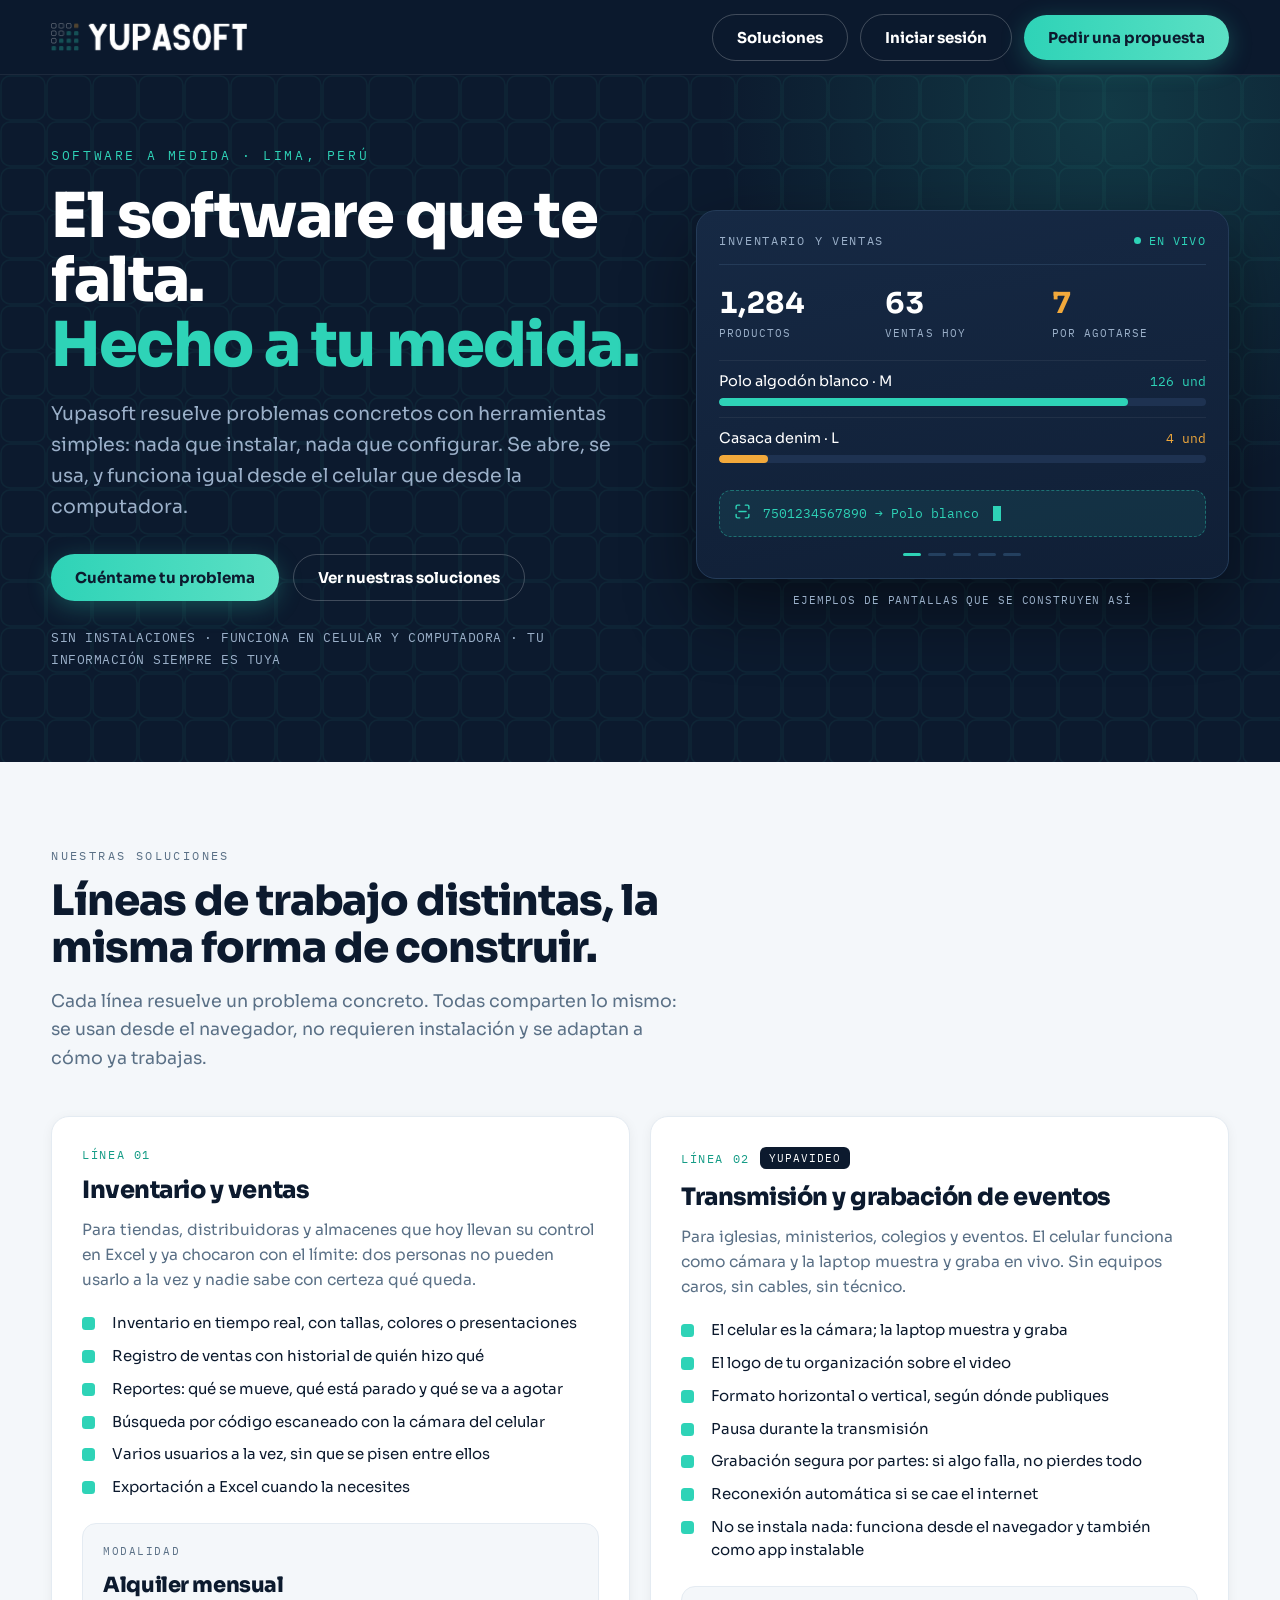
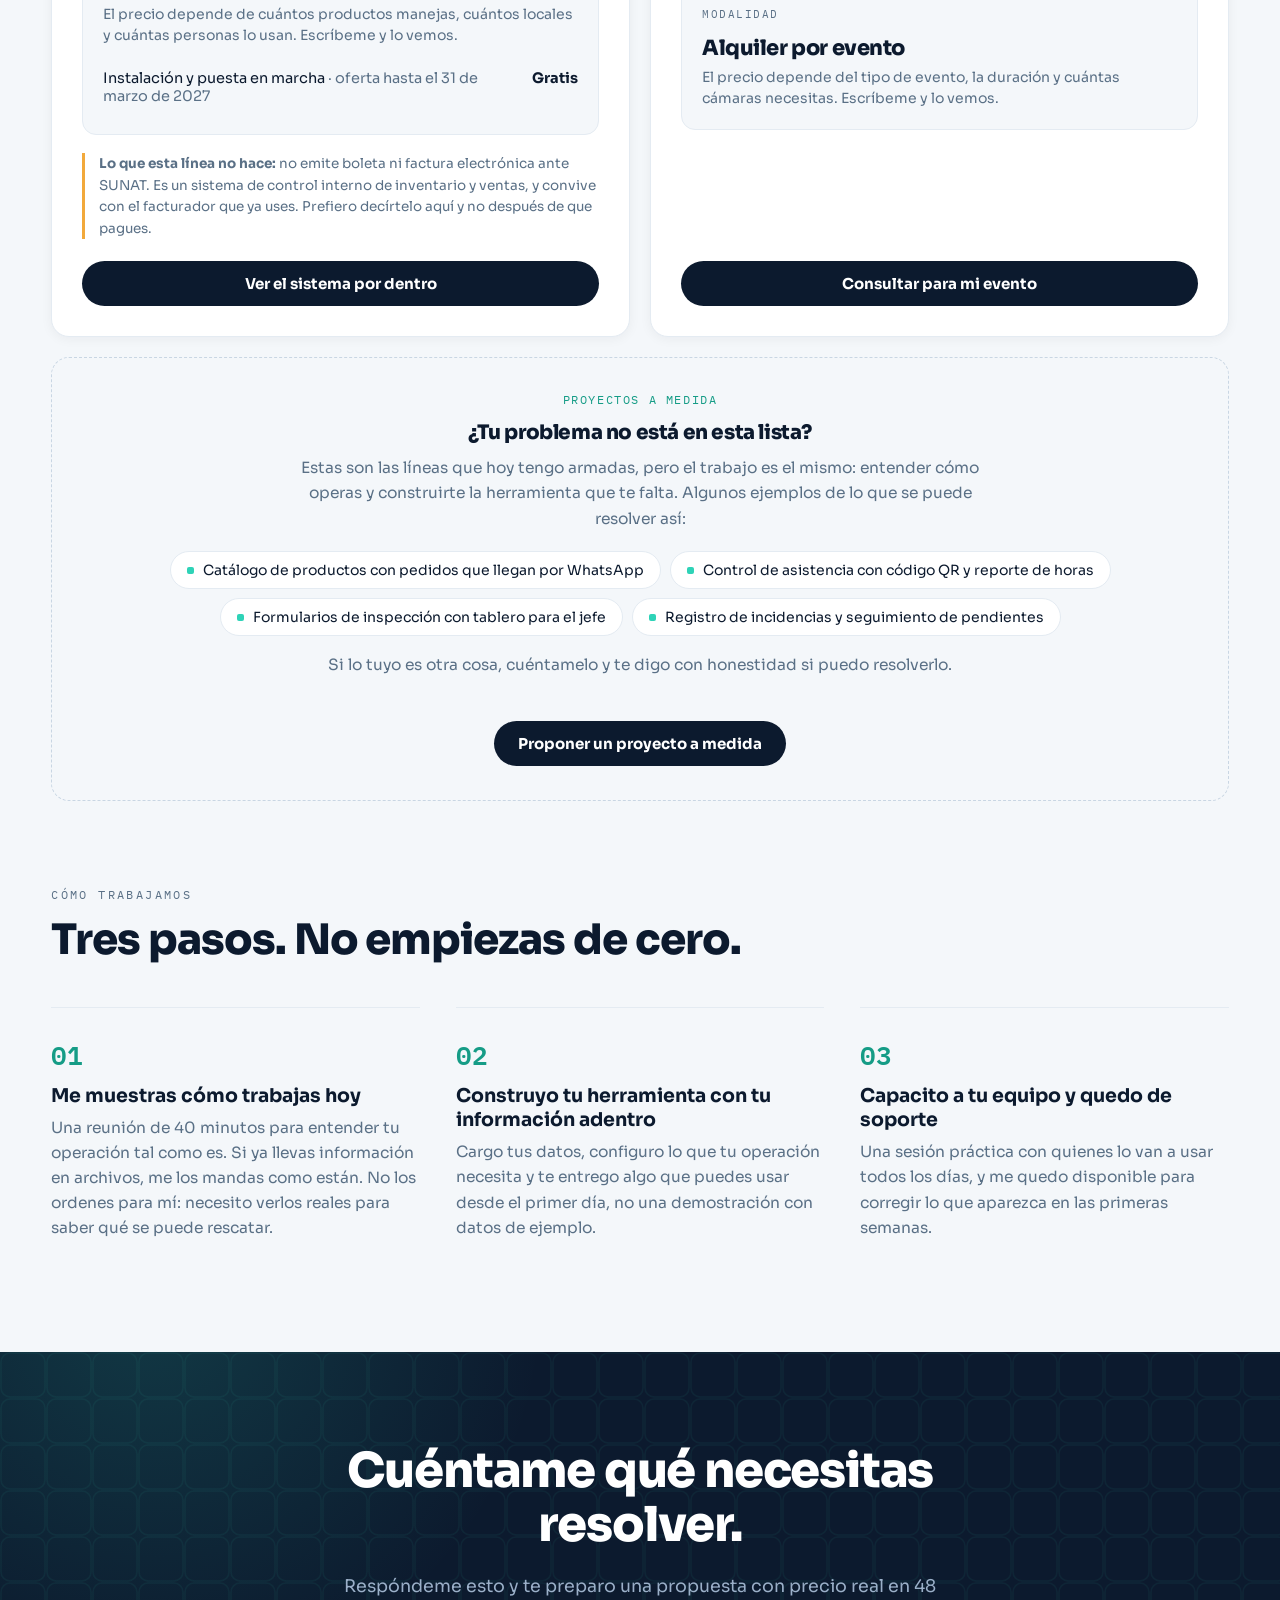
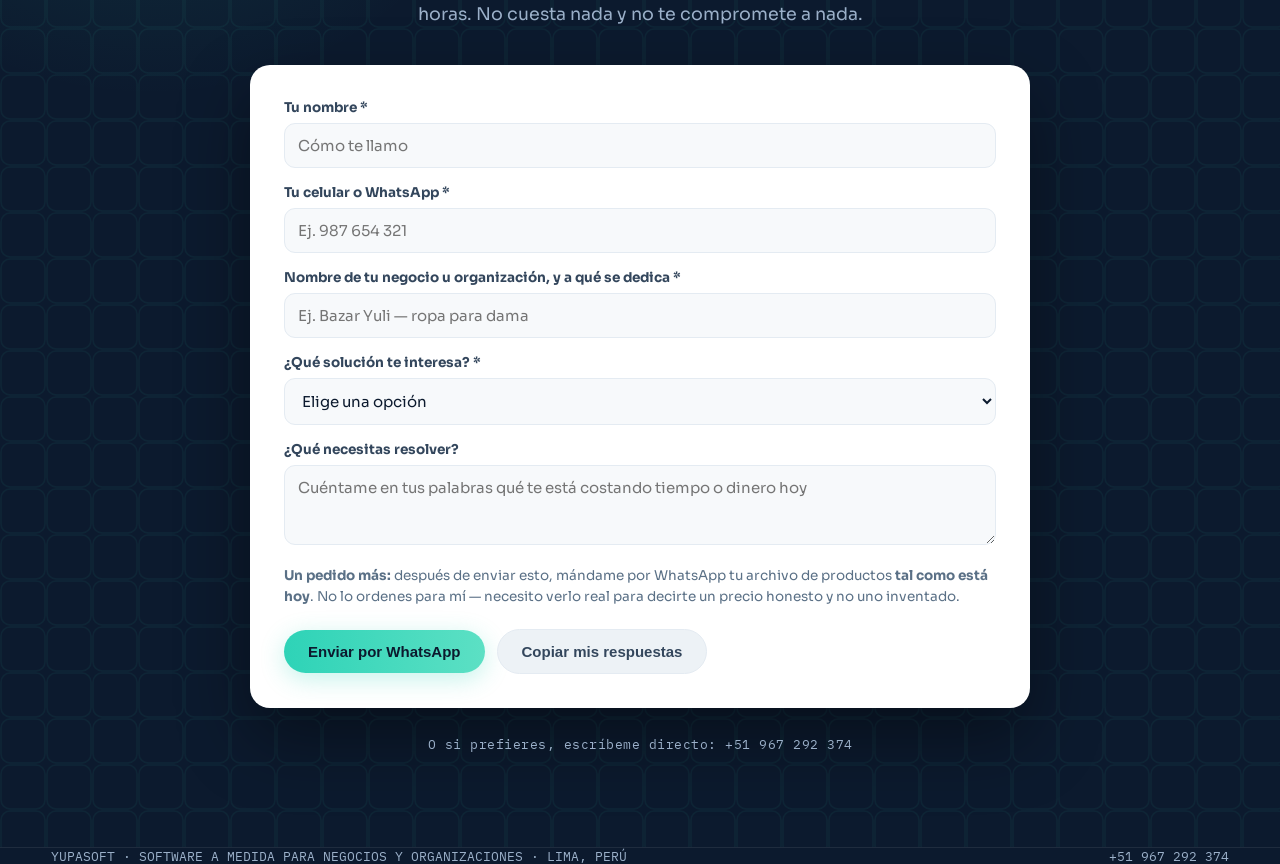
<file: index.html>
<!DOCTYPE html>
<html lang="es">
<head>
<meta charset="utf-8">
<meta name="viewport" content="width=device-width, initial-scale=1">
<link rel="icon" type="image/svg+xml" href="favicon.svg">
<link rel="icon" type="image/png" sizes="32x32" href="favicon-32.png">
<link rel="icon" type="image/png" sizes="192x192" href="favicon-192.png">
<link rel="apple-touch-icon" href="favicon-180.png">
<title>Yupasoft — Software a medida para negocios y organizaciones</title>
<meta name="description" content="Software a medida para negocios y organizaciones en Perú. Inventario y ventas, y transmisión y grabación de eventos. Herramientas simples, sin instalaciones complicadas.">
<link rel="preconnect" href="https://fonts.googleapis.com">
<link rel="preconnect" href="https://fonts.gstatic.com" crossorigin>
<link href="https://fonts.googleapis.com/css2?family=Sora:wght@400;600;700;800&family=IBM+Plex+Mono:wght@400;600&display=swap" rel="stylesheet">
<style>
:root{
  --tinta:#0C1A2E; --panel:#152741; --borde:#243B58;
  --turq:#2ED3B7; --turq-soft:#5CE0C4; --turq-osc:#159C86; --ambar:#F2A93B;
  --gris:#9BB0C9; --gris-osc:#5A7086; --claro:#F4F7FA; --claro-2:#E4EBF2;
  --display:'Sora',system-ui,sans-serif; --mono:'IBM Plex Mono',monospace;
  --wrap:1120px;
}
*{box-sizing:border-box;margin:0;padding:0}
html{scroll-behavior:smooth}
body{font-family:var(--display);background:var(--tinta);color:#fff;-webkit-font-smoothing:antialiased;overflow-x:hidden}
.wrap{padding:0 clamp(24px,4vw,72px)}
a{color:inherit;text-decoration:none}
:focus-visible{outline:3px solid var(--turq);outline-offset:3px;border-radius:6px}

/* ---------- marca ---------- */
.logo{display:flex;align-items:center}
.logo svg{height:28px;width:auto;display:block}

/* ---------- nav ---------- */
header{position:sticky;top:0;z-index:50;background:rgba(12,26,46,.86);backdrop-filter:blur(14px);border-bottom:1px solid rgba(255,255,255,.07)}
.nav{display:flex;align-items:center;justify-content:space-between;gap:14px;height:74px}
.btn{display:inline-flex;align-items:center;justify-content:center;gap:9px;border-radius:999px;font-weight:700;font-size:15px;padding:13px 24px;border:0;cursor:pointer;white-space:nowrap;transition:transform .18s ease,box-shadow .18s ease,border-color .18s,color .18s}
.corto{display:none}
.btn-1{background:linear-gradient(90deg,var(--turq),var(--turq-soft));color:var(--tinta);box-shadow:0 6px 24px rgba(46,211,183,.28)}
.btn-1:hover{transform:translateY(-2px);box-shadow:0 10px 30px rgba(46,211,183,.4)}
.btn-2{background:transparent;color:#fff;border:1.5px solid rgba(255,255,255,.22)}
.btn-2:hover{border-color:var(--turq);color:var(--turq)}
.btn-claro{background:var(--tinta);color:#fff}
.btn-claro:hover{transform:translateY(-2px)}

/* ---------- fondo de celdas ---------- */
.celdas{position:absolute;inset:0;background-image:url("data:image/svg+xml,%3Csvg xmlns='http://www.w3.org/2000/svg' width='46' height='46'%3E%3Crect x='1' y='1' width='44' height='44' rx='9' fill='none' stroke='%232ED3B7' stroke-width='1.4' opacity='0.06'/%3E%3C/svg%3E");pointer-events:none}
.glow{position:absolute;width:900px;height:900px;right:-280px;top:-420px;background:radial-gradient(circle,rgba(46,211,183,.17),transparent 62%);pointer-events:none}

/* ---------- hero ---------- */
.hero{position:relative;padding:72px 0 92px;overflow:hidden}
.hero-grid{position:relative;display:grid;grid-template-columns:1.05fr .95fr;gap:56px;align-items:center}
.eyebrow{font-family:var(--mono);font-size:13px;letter-spacing:.2em;color:var(--turq);margin-bottom:20px}
h1{font-size:clamp(38px,5.2vw,62px);font-weight:800;line-height:1.04;letter-spacing:-.025em}
h1 em{font-style:normal;color:var(--turq)}
.sub{color:var(--gris);font-size:19px;line-height:1.62;margin:22px 0 32px;max-width:31em}
.acciones{display:flex;gap:14px;flex-wrap:wrap}
.mini{font-family:var(--mono);font-size:12.5px;color:var(--gris);margin-top:26px;letter-spacing:.04em;line-height:1.7}

/* ---------- consola demo ---------- */
.consola{background:linear-gradient(170deg,#162944,#101F36);border:1px solid var(--borde);border-radius:20px;padding:22px;box-shadow:0 30px 70px rgba(0,0,0,.45)}
.c-top{display:flex;align-items:center;justify-content:space-between;gap:10px;padding-bottom:16px;border-bottom:1px solid var(--borde)}
.c-tit{font-family:var(--mono);font-size:12px;letter-spacing:.14em;color:var(--gris)}
.vivo{display:flex;align-items:center;gap:8px;font-family:var(--mono);font-size:11.5px;letter-spacing:.1em;color:var(--turq);white-space:nowrap}
.dot{width:7px;height:7px;border-radius:50%;background:var(--turq);animation:latir 1.7s infinite;flex:none}
@keyframes latir{0%,100%{opacity:1;transform:scale(1)}50%{opacity:.35;transform:scale(.8)}}
.kpis{display:grid;grid-template-columns:repeat(3,1fr);gap:12px;padding:20px 0 18px}
.kpi b{display:block;font-size:29px;font-weight:700;letter-spacing:-.02em;font-variant-numeric:tabular-nums}
.kpi span{font-family:var(--mono);font-size:10.5px;letter-spacing:.1em;color:var(--gris)}
.fila{padding:11px 0;border-top:1px solid rgba(255,255,255,.06)}
.fila-top{display:flex;justify-content:space-between;align-items:baseline;gap:10px;font-size:14.5px;margin-bottom:8px}
.fila-top s{text-decoration:none;font-family:var(--mono);font-size:13px;color:var(--turq);font-variant-numeric:tabular-nums;white-space:nowrap}
.fila.bajo .fila-top s{color:var(--ambar)}
.pista{height:8px;border-radius:5px;background:#1E3251;overflow:hidden}
.pista i{display:block;height:100%;border-radius:5px;background:var(--turq);transition:width .9s cubic-bezier(.4,0,.2,1)}
.fila.bajo .pista i{background:var(--ambar)}
.scan{margin-top:16px;display:flex;align-items:center;gap:12px;background:rgba(46,211,183,.09);border:1px dashed rgba(46,211,183,.4);border-radius:12px;padding:12px 14px;font-family:var(--mono);font-size:12.5px;color:var(--turq);min-height:46px;line-height:1.45}
.scan svg{flex:none}
.cursor{display:inline-block;width:8px;height:15px;background:var(--turq);margin-left:2px;animation:parpadeo .9s steps(1) infinite;vertical-align:-2px}
@keyframes parpadeo{50%{opacity:0}}
.pie-consola{font-family:var(--mono);font-size:11px;letter-spacing:.08em;color:var(--gris);text-align:center;margin-top:14px}
#c-cuerpo,.c-tit{transition:opacity .3s ease}
#c-cuerpo.oculto,.c-tit.oculto{opacity:0}
.pips{display:flex;justify-content:center;gap:7px;margin-top:16px}
.pips i{display:block;width:18px;height:3px;border-radius:2px;background:#24405F;transition:background .3s}
.pips i.on{background:var(--turq)}
.kpi b.chica{font-size:23px}

/* ---------- secciones claras ---------- */
.claro{background:var(--claro);color:var(--tinta)}
section{padding:86px 0}
.rotulo{font-family:var(--mono);font-size:12px;letter-spacing:.2em;color:var(--gris-osc);margin-bottom:14px}
h2{font-size:clamp(29px,3.6vw,42px);font-weight:800;letter-spacing:-.025em;line-height:1.12;max-width:17em}
.h2sub{color:var(--gris-osc);font-size:17.5px;line-height:1.62;margin-top:16px;max-width:36em}

/* ---------- líneas de solución ---------- */
.lineas{display:grid;grid-template-columns:1fr 1fr;gap:20px;margin-top:44px;align-items:start}
.linea{background:#fff;border:1px solid var(--claro-2);border-radius:18px;padding:30px;box-shadow:0 2px 12px rgba(12,26,46,.05);display:flex;flex-direction:column;height:100%}
.linea-num{display:flex;align-items:center;gap:10px;flex-wrap:wrap;font-family:var(--mono);font-size:11.5px;letter-spacing:.14em;color:var(--turq-osc);margin-bottom:14px}
.etiqueta{background:var(--tinta);color:#fff;border-radius:6px;padding:4px 9px;letter-spacing:.1em;font-size:10.5px}
.linea h3{font-size:24px;font-weight:800;letter-spacing:-.02em;line-height:1.2}
.linea .desc{font-size:15.5px;line-height:1.62;color:var(--gris-osc);margin-top:12px}
.feats{list-style:none;margin:20px 0 0;display:grid;gap:10px}
.feats li{display:grid;grid-template-columns:20px 1fr;gap:10px;font-size:15px;line-height:1.52}
.tick{width:13px;height:13px;border-radius:3.5px;background:var(--turq);margin-top:5px}
.empuja{margin-top:auto}

/* precios dentro de la línea */
.precio-bloque{margin-top:24px;background:var(--claro);border:1px solid var(--claro-2);border-radius:14px;padding:20px}
.precio-bloque .cab{font-family:var(--mono);font-size:11px;letter-spacing:.14em;color:var(--gris-osc);margin-bottom:14px}
.fila-precio{display:flex;justify-content:space-between;align-items:baseline;gap:14px;padding:9px 0;border-bottom:1px dashed var(--claro-2);font-size:14.5px}
.fila-precio:last-child{border-bottom:0}
.fila-precio b{font-weight:700;white-space:nowrap;font-variant-numeric:tabular-nums}
.consultar{font-size:21px;font-weight:800;letter-spacing:-.02em;margin-top:4px}
.consultar small{display:block;font-size:14px;font-weight:400;color:var(--gris-osc);letter-spacing:0;margin-top:6px;line-height:1.5}
.nota-linea{margin-top:18px;font-size:13.5px;line-height:1.6;color:var(--gris-osc);border-left:3px solid var(--ambar);padding-left:14px}
.linea .btn{margin-top:22px;width:100%}
.proxima{grid-column:1/-1;background:transparent;border-style:dashed;border-color:#C9D6E3;box-shadow:none;text-align:center;align-items:center;padding:34px}
.proxima h3{font-size:20px}
.proxima .desc{max-width:44em;margin-top:10px}
.ejemplos{list-style:none;display:flex;flex-wrap:wrap;justify-content:center;gap:9px;margin-top:20px}
.ejemplos li{background:#fff;border:1px solid var(--claro-2);border-radius:999px;padding:9px 16px;font-size:14px;color:var(--tinta)}
.ejemplos li::before{content:"";display:inline-block;width:7px;height:7px;border-radius:2px;background:var(--turq);margin-right:9px;vertical-align:1px}
@media(max-width:640px){
  .ejemplos{flex-direction:column;align-items:stretch;gap:8px}
  .ejemplos li{text-align:left;border-radius:11px;font-size:14.5px}
}

/* ---------- pasos ---------- */
.pasos{counter-reset:p;margin-top:44px;display:grid;gap:2px}
.paso{counter-increment:p;display:grid;grid-template-columns:74px 1fr;gap:22px;padding:26px 0;border-top:1px solid var(--claro-2);align-items:start}
.paso:last-child{border-bottom:1px solid var(--claro-2)}
.paso::before{content:counter(p,decimal-leading-zero);font-family:var(--mono);font-size:26px;color:var(--turq-osc);font-weight:600}
.paso h3{font-size:19px;font-weight:700;margin-bottom:7px}
.paso p{color:var(--gris-osc);font-size:15.5px;line-height:1.62;max-width:46em}

/* ---------- formulario ---------- */
.cierre{position:relative;text-align:center;overflow:hidden;padding:92px 0}
.cierre h2{margin:0 auto;max-width:15em}
.form{background:#fff;color:var(--tinta);border-radius:20px;padding:34px;text-align:left;box-shadow:0 30px 70px rgba(0,0,0,.4);max-width:780px;margin:36px auto 0}
.campos{display:grid;grid-template-columns:1fr 1fr;gap:16px}
.campo{display:flex;flex-direction:column;gap:7px}
.campo.ancho{grid-column:1/-1}
.campo label{font-size:13.5px;font-weight:700;color:#33465C}
.campo input,.campo select,.campo textarea{font-family:var(--display);font-size:15px;color:var(--tinta);background:#F7F9FB;border:1.5px solid var(--claro-2);border-radius:11px;padding:12px 13px;width:100%;transition:border-color .15s}
.campo textarea{resize:vertical;min-height:80px}
.campo input:focus,.campo select:focus,.campo textarea:focus{border-color:var(--turq);outline:none;background:#fff}
.campo.error input,.campo.error select{border-color:#E0574E;background:#FEF4F3}
.bloque{display:none;grid-column:1/-1;margin-top:4px}
.bloque.on{display:block}
.bloque .cab{font-family:var(--mono);font-size:11px;letter-spacing:.14em;color:var(--gris-osc);margin:10px 0 14px;padding-top:16px;border-top:1px solid var(--claro-2)}
.bloque .campos{margin:0}
.aviso{font-size:13.5px;color:var(--gris-osc);line-height:1.58;margin-top:20px}
.form-btns{display:flex;gap:12px;flex-wrap:wrap;margin-top:22px;align-items:center}
.btn-3{background:#EDF2F6;color:#33465C;border:1.5px solid var(--claro-2)}
.btn-3:hover{border-color:var(--gris)}
.estado{font-size:13.5px;color:var(--turq-osc);font-weight:600}
footer{border-top:1px solid rgba(255,255,255,.08);padding:30px 0;font-family:var(--mono);font-size:12.5px;color:var(--gris);display:flex;justify-content:space-between;gap:16px;flex-wrap:wrap}

@media(min-width:1100px){
  .pasos{grid-template-columns:repeat(3,1fr);gap:36px}
  .paso{grid-template-columns:1fr;gap:10px}
  .paso:last-child{border-bottom:0}
}
@media(min-width:1500px){
  .lineas{grid-template-columns:repeat(3,1fr)}
  .proxima{grid-column:auto;justify-content:center}
}
@media(max-width:900px){
  .hero-grid{grid-template-columns:1fr;gap:44px}
  .lineas{grid-template-columns:1fr}
  .campos{grid-template-columns:1fr}
  .nav .btn-2{display:none}
  section{padding:62px 0}
}
@media(max-width:640px){
  .logo svg{height:19px}
  .nav{height:60px;gap:10px}
  .nav .larga{display:none}
  .nav .corto{display:inline}
  .nav .btn{padding:11px 16px;font-size:13.5px}
  .nav .btn.btn-ingreso{display:inline-flex;padding:10px 14px}
  .btn{padding:12px 17px;font-size:14px}
  .hero{padding:40px 0 60px}
  h1{font-size:35px}
  .sub{font-size:17px}
  .mini{font-size:10.5px;letter-spacing:.02em}
  .consola{padding:16px;border-radius:16px}
  .vivo{display:none}
  .c-tit{font-size:11px;letter-spacing:.12em}
  .kpis{grid-template-columns:repeat(3,1fr);gap:10px 8px;padding:18px 0 14px}
  .kpi b{font-size:19px;letter-spacing:-.03em}
  .kpi b.chica{font-size:16px}
  .kpi span{font-size:8.5px;letter-spacing:.06em}
  .fila-top{font-size:13.5px}
  .scan{font-size:10.5px;padding:10px 12px;gap:9px}
  .linea{padding:22px}
  .linea h3{font-size:21px}
  .precio-bloque{padding:16px}
  .fila-precio{flex-direction:column;gap:2px;align-items:flex-start}
  .paso{grid-template-columns:46px 1fr;gap:14px;padding:22px 0}
  .paso::before{font-size:20px}
  .form{padding:22px}
  .form-btns .btn,.acciones .btn{width:100%}
}
@media(prefers-reduced-motion:reduce){*{animation:none!important;transition:none!important}}
</style>
</head>
<body>

<!-- ================= NAV ================= -->
<header>
  <div class="wrap nav">
    <div class="logo"><svg viewBox="0 0 718 101" xmlns="http://www.w3.org/2000/svg" role="img" aria-label="Yupasoft"><style>
.ycnv{transform-box:fill-box;transform-origin:center}
.yvnv{opacity:.3}
.yfnv{animation:ycnva 5.6s cubic-bezier(.3,1.4,.5,1) infinite both}
.ywnv{animation:ywnva .7s cubic-bezier(.22,1,.36,1) .55s backwards}
@keyframes ycnva{
  0%  {opacity:.3;transform:scale(.78)}
  7%  {opacity:1; transform:scale(1.1)}
  12% {opacity:1; transform:scale(1)}
  76% {opacity:1; transform:scale(1)}
  88%,100% {opacity:.3;transform:scale(.78)}
}
@keyframes ywnva{from{opacity:0;transform:translateX(-14px)}to{opacity:1;transform:none}}
@media(prefers-reduced-motion:reduce){
  .yfnv,.ywnv{animation:none}
}
</style><rect class="ycnv yvnv" x="1.6" y="1.6" width="16.8" height="16.8" rx="4.5" fill="none" stroke="#FFFFFF" stroke-width="3.2"/><rect class="ycnv yvnv" x="1.6" y="28.6" width="16.8" height="16.8" rx="4.5" fill="none" stroke="#FFFFFF" stroke-width="3.2"/><rect class="ycnv yvnv" x="1.6" y="55.6" width="16.8" height="16.8" rx="4.5" fill="none" stroke="#FFFFFF" stroke-width="3.2"/><rect class="ycnv yfnv" x="0" y="81" width="20" height="20" rx="5.5" fill="#2ED3B7" style="animation-delay:0.000s"/><rect class="ycnv yvnv" x="28.6" y="1.6" width="16.8" height="16.8" rx="4.5" fill="none" stroke="#FFFFFF" stroke-width="3.2"/><rect class="ycnv yvnv" x="28.6" y="28.6" width="16.8" height="16.8" rx="4.5" fill="none" stroke="#FFFFFF" stroke-width="3.2"/><rect class="ycnv yfnv" x="27" y="54" width="20" height="20" rx="5.5" fill="#2ED3B7" style="animation-delay:0.120s"/><rect class="ycnv yfnv" x="27" y="81" width="20" height="20" rx="5.5" fill="#2ED3B7" style="animation-delay:0.060s"/><rect class="ycnv yvnv" x="55.6" y="1.6" width="16.8" height="16.8" rx="4.5" fill="none" stroke="#FFFFFF" stroke-width="3.2"/><rect class="ycnv yfnv" x="54" y="27" width="20" height="20" rx="5.5" fill="#2ED3B7" style="animation-delay:0.300s"/><rect class="ycnv yfnv" x="54" y="54" width="20" height="20" rx="5.5" fill="#2ED3B7" style="animation-delay:0.240s"/><rect class="ycnv yfnv" x="54" y="81" width="20" height="20" rx="5.5" fill="#2ED3B7" style="animation-delay:0.180s"/><rect class="ycnv yfnv" x="81" y="0" width="20" height="20" rx="5.5" fill="#F2A93B" style="animation-delay:0.540s"/><rect class="ycnv yfnv" x="81" y="27" width="20" height="20" rx="5.5" fill="#2ED3B7" style="animation-delay:0.480s"/><rect class="ycnv yfnv" x="81" y="54" width="20" height="20" rx="5.5" fill="#2ED3B7" style="animation-delay:0.420s"/><rect class="ycnv yfnv" x="81" y="81" width="20" height="20" rx="5.5" fill="#2ED3B7" style="animation-delay:0.360s"/><g class="ywnv"><defs><clipPath id="capnv"><rect x="-14" y="0" width="82" height="96"/></clipPath></defs>
<g transform="translate(143,3)" clip-path="url(#capnv)"><path d="M0,0 L26,44 L52,0" fill="none" stroke="#FFFFFF" stroke-width="18" stroke-linecap="butt" stroke-linejoin="miter" stroke-miterlimit="8"/><path d="M26,44 L26,96" fill="none" stroke="#FFFFFF" stroke-width="18" stroke-linecap="butt" stroke-linejoin="miter" stroke-miterlimit="8"/></g>
<g transform="translate(221,3)" clip-path="url(#capnv)"><path d="M0,0 L0,57 A26,30 0 0 0 52,57 L52,0" fill="none" stroke="#FFFFFF" stroke-width="18" stroke-linecap="butt" stroke-linejoin="miter" stroke-miterlimit="8"/></g>
<g transform="translate(304,3)" clip-path="url(#capnv)"><path d="M0,96 L0,0 L20,0 A26,26 0 0 1 20,52 L0,52" fill="none" stroke="#FFFFFF" stroke-width="18" stroke-linecap="butt" stroke-linejoin="miter" stroke-miterlimit="8"/></g>
<g transform="translate(374,3)" clip-path="url(#capnv)"><path d="M0,96 L26,0 L52,96" fill="none" stroke="#FFFFFF" stroke-width="18" stroke-linecap="butt" stroke-linejoin="miter" stroke-miterlimit="8"/><path d="M9,72 L43,72" fill="none" stroke="#FFFFFF" stroke-width="18" stroke-linecap="butt" stroke-linejoin="miter" stroke-miterlimit="8"/></g>
<g transform="translate(445,3)" clip-path="url(#capnv)"><path d="M47,28.5 A21,19.5 0 1 0 26,48 A21,19.5 0 1 1 5,67.5" fill="none" stroke="#FFFFFF" stroke-width="18" stroke-linecap="butt" stroke-linejoin="miter" stroke-miterlimit="8"/></g>
<g transform="translate(518,3)" clip-path="url(#capnv)"><path d="M2,48 A24,39 0 0 1 50,48 A24,39 0 0 1 2,48 Z" fill="none" stroke="#FFFFFF" stroke-width="18" stroke-linecap="butt" stroke-linejoin="miter" stroke-miterlimit="8"/></g>
<g transform="translate(597,3)" clip-path="url(#capnv)"><path d="M0,96 L0,0 L46,0" fill="none" stroke="#FFFFFF" stroke-width="18" stroke-linecap="butt" stroke-linejoin="miter" stroke-miterlimit="8"/><path d="M0,48 L36,48" fill="none" stroke="#FFFFFF" stroke-width="18" stroke-linecap="butt" stroke-linejoin="miter" stroke-miterlimit="8"/></g>
<g transform="translate(654,3)" clip-path="url(#capnv)"><path d="M0,9 L52,9" fill="none" stroke="#FFFFFF" stroke-width="18" stroke-linecap="butt" stroke-linejoin="miter" stroke-miterlimit="8"/><path d="M26,9 L26,96" fill="none" stroke="#FFFFFF" stroke-width="18" stroke-linecap="butt" stroke-linejoin="miter" stroke-miterlimit="8"/></g></g></svg></div>
    <div style="display:flex;gap:12px;align-items:center">
      <a href="#soluciones" class="btn btn-2">Soluciones</a>
      <a href="portal/" class="btn btn-2 btn-ingreso"><span class="larga">Iniciar sesión</span><span class="corto">Entrar</span></a>
      <a href="#contacto" class="btn btn-1"><span class="larga">Pedir una propuesta</span><span class="corto">Propuesta</span></a>
    </div>
  </div>
</header>

<!-- ================= HERO ================= -->
<div class="hero">
  <div class="celdas"></div><div class="glow"></div>
  <div class="wrap hero-grid">
    <div>
      <p class="eyebrow">SOFTWARE A MEDIDA · LIMA, PERÚ</p>
      <h1>El software que te falta.<br><em>Hecho a tu medida.</em></h1>
      <p class="sub">Yupasoft resuelve problemas concretos con herramientas simples: nada que instalar, nada que configurar. Se abre, se usa, y funciona igual desde el celular que desde la computadora.</p>
      <div class="acciones">
        <a href="#contacto" class="btn btn-1">Cuéntame tu problema</a>
        <a href="#soluciones" class="btn btn-2">Ver nuestras soluciones</a>
      </div>
      <p class="mini">SIN INSTALACIONES · FUNCIONA EN CELULAR Y COMPUTADORA · TU INFORMACIÓN SIEMPRE ES TUYA</p>
    </div>

    <div>
      <div class="consola" aria-hidden="true">
        <div class="c-top">
          <span class="c-tit" id="c-tit">INVENTARIO Y VENTAS</span>
          <span class="vivo"><i class="dot"></i>EN VIVO</span>
        </div>
        <div id="c-cuerpo">
          <div class="kpis" id="c-kpis"></div>
          <div id="c-filas"></div>
        </div>
        <div class="scan">
          <span id="c-icono"></span>
          <span id="c-tira"></span><i class="cursor"></i>
        </div>
        <div class="pips" id="c-pips"></div>
      </div>
      <p class="pie-consola">EJEMPLOS DE PANTALLAS QUE SE CONSTRUYEN ASÍ</p>
    </div>
  </div>
</div>

<!-- ================= SOLUCIONES ================= -->
<section class="claro" id="soluciones">
  <div class="wrap">
    <p class="rotulo">NUESTRAS SOLUCIONES</p>
    <h2>Líneas de trabajo distintas, la misma forma de construir.</h2>
    <p class="h2sub">Cada línea resuelve un problema concreto. Todas comparten lo mismo: se usan desde el navegador, no requieren instalación y se adaptan a cómo ya trabajas.</p>

    <div class="lineas">

      <!-- LÍNEA 01 -->
      <article class="linea">
        <div class="linea-num"><span>LÍNEA 01</span></div>
        <h3>Inventario y ventas</h3>
        <p class="desc">Para tiendas, distribuidoras y almacenes que hoy llevan su control en Excel y ya chocaron con el límite: dos personas no pueden usarlo a la vez y nadie sabe con certeza qué queda.</p>
        <ul class="feats">
          <li><i class="tick"></i>Inventario en tiempo real, con tallas, colores o presentaciones</li>
          <li><i class="tick"></i>Registro de ventas con historial de quién hizo qué</li>
          <li><i class="tick"></i>Reportes: qué se mueve, qué está parado y qué se va a agotar</li>
          <li><i class="tick"></i>Búsqueda por código escaneado con la cámara del celular</li>
          <li><i class="tick"></i>Varios usuarios a la vez, sin que se pisen entre ellos</li>
          <li><i class="tick"></i>Exportación a Excel cuando la necesites</li>
        </ul>

        <div class="precio-bloque">
          <p class="cab">MODALIDAD</p>
          <p class="consultar">Alquiler mensual
            <small>El precio depende de cuántos productos manejas, cuántos locales y cuántas personas lo usan. Escríbeme y lo vemos.</small>
          </p>
          <div class="fila-precio" style="margin-top:14px"><span>Instalación y puesta en marcha <em style="font-style:normal;color:var(--gris-osc)">· oferta hasta el 31 de marzo de 2027</em></span><b>Gratis</b></div>
        </div>

        <p class="nota-linea"><b>Lo que esta línea no hace:</b> no emite boleta ni factura electrónica ante SUNAT. Es un sistema de control interno de inventario y ventas, y convive con el facturador que ya uses. Prefiero decírtelo aquí y no después de que pagues.</p>

        <div class="empuja"><a href="demo.html" class="btn btn-claro">Ver el sistema por dentro</a></div>
      </article>

      <!-- LÍNEA 02 -->
      <article class="linea">
        <div class="linea-num"><span>LÍNEA 02</span><span class="etiqueta">YUPAVIDEO</span></div>
        <h3>Transmisión y grabación de eventos</h3>
        <p class="desc">Para iglesias, ministerios, colegios y eventos. El celular funciona como cámara y la laptop muestra y graba en vivo. Sin equipos caros, sin cables, sin técnico.</p>
        <ul class="feats">
          <li><i class="tick"></i>El celular es la cámara; la laptop muestra y graba</li>
          <li><i class="tick"></i>El logo de tu organización sobre el video</li>
          <li><i class="tick"></i>Formato horizontal o vertical, según dónde publiques</li>
          <li><i class="tick"></i>Pausa durante la transmisión</li>
          <li><i class="tick"></i>Grabación segura por partes: si algo falla, no pierdes todo</li>
          <li><i class="tick"></i>Reconexión automática si se cae el internet</li>
          <li><i class="tick"></i>No se instala nada: funciona desde el navegador y también como app instalable</li>
        </ul>

        <div class="precio-bloque">
          <p class="cab">MODALIDAD</p>
          <p class="consultar">Alquiler por evento
            <small>El precio depende del tipo de evento, la duración y cuántas cámaras necesitas. Escríbeme y lo vemos.</small>
          </p>
        </div>

        <div class="empuja"><a href="#contacto" class="btn btn-claro">Consultar para mi evento</a></div>
      </article>

      <!-- PRÓXIMAS LÍNEAS -->
      <article class="linea proxima">
        <div class="linea-num" style="justify-content:center"><span>PROYECTOS A MEDIDA</span></div>
        <h3>¿Tu problema no está en esta lista?</h3>
        <p class="desc">Estas son las líneas que hoy tengo armadas, pero el trabajo es el mismo: entender cómo operas y construirte la herramienta que te falta. Algunos ejemplos de lo que se puede resolver así:</p>
        <ul class="ejemplos">
          <li>Catálogo de productos con pedidos que llegan por WhatsApp</li>
          <li>Control de asistencia con código QR y reporte de horas</li>
          <li>Formularios de inspección con tablero para el jefe</li>
          <li>Registro de incidencias y seguimiento de pendientes</li>
        </ul>
        <p class="desc" style="margin-top:16px">Si lo tuyo es otra cosa, cuéntamelo y te digo con honestidad si puedo resolverlo.</p>
        <div class="empuja" style="margin-top:22px"><a href="#contacto" class="btn btn-claro" style="width:auto">Proponer un proyecto a medida</a></div>
      </article>

    </div>
  </div>
</section>

<!-- ================= CÓMO ================= -->
<section class="claro" id="como" style="padding-top:0">
  <div class="wrap">
    <p class="rotulo">CÓMO TRABAJAMOS</p>
    <h2>Tres pasos. No empiezas de cero.</h2>
    <div class="pasos">
      <div class="paso">
        <div>
          <h3>Me muestras cómo trabajas hoy</h3>
          <p>Una reunión de 40 minutos para entender tu operación tal como es. Si ya llevas información en archivos, me los mandas como están. No los ordenes para mí: necesito verlos reales para saber qué se puede rescatar.</p>
        </div>
      </div>
      <div class="paso">
        <div>
          <h3>Construyo tu herramienta con tu información adentro</h3>
          <p>Cargo tus datos, configuro lo que tu operación necesita y te entrego algo que puedes usar desde el primer día, no una demostración con datos de ejemplo.</p>
        </div>
      </div>
      <div class="paso">
        <div>
          <h3>Capacito a tu equipo y quedo de soporte</h3>
          <p>Una sesión práctica con quienes lo van a usar todos los días, y me quedo disponible para corregir lo que aparezca en las primeras semanas.</p>
        </div>
      </div>
    </div>
  </div>
</section>

<!-- ================= CONTACTO ================= -->
<div class="cierre" id="contacto">
  <div class="celdas"></div>
  <div class="glow" style="left:-300px;right:auto;top:-500px"></div>
  <div class="wrap" style="position:relative">
    <h2 style="font-size:clamp(30px,4.4vw,48px)">Cuéntame qué necesitas resolver.</h2>
    <p class="h2sub" style="color:var(--gris);margin:20px auto 0;max-width:34em;text-align:center">Respóndeme esto y te preparo una propuesta con precio real en 48 horas. No cuesta nada y no te compromete a nada.</p>

    <div class="form">
      <div class="campos">
        <div class="campo ancho"><label for="f-nombre">Tu nombre *</label><input id="f-nombre" type="text" placeholder="Cómo te llamo" autocomplete="name"></div>
        <div class="campo ancho"><label for="f-telefono">Tu celular o WhatsApp *</label><input id="f-telefono" type="tel" inputmode="tel" placeholder="Ej. 987 654 321" autocomplete="tel" maxlength="20"></div>
        <div class="campo ancho"><label for="f-negocio">Nombre de tu negocio u organización, y a qué se dedica *</label><input id="f-negocio" type="text" placeholder="Ej. Bazar Yuli — ropa para dama"></div>

        <div class="campo ancho"><label for="f-solucion">¿Qué solución te interesa? *</label>
          <select id="f-solucion">
            <option value="">Elige una opción</option>
            <option>Inventario y ventas</option>
            <option>Transmisión de eventos</option>
            <option>Otro proyecto a medida</option>
          </select></div>

        <div class="campo ancho"><label for="f-necesidad">¿Qué necesitas resolver?</label><textarea id="f-necesidad" placeholder="Cuéntame en tus palabras qué te está costando tiempo o dinero hoy"></textarea></div>

        <!-- Bloque: Inventario y ventas -->
        <div class="bloque" id="b-inventario">
          <p class="cab">SOBRE TU INVENTARIO</p>
          <div class="campos">
            <div class="campo"><label for="f-productos">¿Cuántos productos distintos manejas? *</label>
              <select id="f-productos"><option value="">Elige una opción</option><option>Menos de 100</option><option>Entre 100 y 500</option><option>Entre 500 y 2,000</option><option>Más de 2,000</option><option>No lo sé con exactitud</option></select></div>

            <div class="campo"><label for="f-locales">¿Cuántos locales o almacenes tienes?</label>
              <select id="f-locales"><option value="">Elige una opción</option><option>Uno</option><option>Dos</option><option>Tres o más</option></select></div>

            <div class="campo"><label for="f-usuarios">¿Cuántas personas usarían el sistema?</label>
              <select id="f-usuarios"><option value="">Elige una opción</option><option>Solo yo</option><option>Entre 2 y 3</option><option>Entre 4 y 8</option><option>Más de 8</option></select></div>

            <div class="campo"><label for="f-codigo">¿Tus productos tienen código de barras?</label>
              <select id="f-codigo"><option value="">Elige una opción</option><option>Sí, vienen de fábrica</option><option>Los codifico yo</option><option>No uso códigos</option></select></div>

            <div class="campo"><label for="f-variantes">¿Manejas tallas, colores o presentaciones?</label>
              <select id="f-variantes"><option value="">Elige una opción</option><option>Sí, cada producto tiene variantes</option><option>No, cada producto es único</option></select></div>

            <div class="campo"><label for="f-lotes">¿Manejas lotes o fechas de vencimiento?</label>
              <select id="f-lotes"><option value="">Elige una opción</option><option>Sí</option><option>No</option></select></div>

            <div class="campo ancho"><label for="f-factura">¿Con qué emites tus boletas y facturas hoy?</label><input id="f-factura" type="text" placeholder="Ej. Nubefact, un contador, talonario, todavía no emito"></div>
          </div>
        </div>

        <!-- Bloque: Transmisión de eventos -->
        <div class="bloque" id="b-eventos">
          <p class="cab">SOBRE TUS EVENTOS</p>
          <div class="campos">
            <div class="campo"><label for="f-organizacion">¿Qué tipo de organización eres?</label>
              <select id="f-organizacion"><option value="">Elige una opción</option><option>Iglesia o ministerio</option><option>Colegio o institución educativa</option><option>Empresa</option><option>Organizador de eventos</option><option>Otro</option></select></div>

            <div class="campo"><label for="f-frecuencia">¿Con qué frecuencia transmites?</label>
              <select id="f-frecuencia"><option value="">Elige una opción</option><option>Un evento puntual</option><option>Todas las semanas</option><option>Varias veces al mes</option><option>Todavía no transmito</option></select></div>

            <div class="campo"><label for="f-formato">¿En qué formato lo publicas?</label>
              <select id="f-formato"><option value="">Elige una opción</option><option>Horizontal (YouTube, Facebook)</option><option>Vertical (TikTok, reels, estados)</option><option>Los dos</option><option>No estoy seguro</option></select></div>

            <div class="campo"><label for="f-fecha">¿Para cuándo lo necesitas?</label><input id="f-fecha" type="text" placeholder="Ej. el domingo 15, o todavía no tengo fecha"></div>
          </div>
        </div>
      </div>

      <p class="aviso" id="aviso-archivo"><b>Un pedido más:</b> después de enviar esto, mándame por WhatsApp tu archivo de productos <b>tal como está hoy</b>. No lo ordenes para mí — necesito verlo real para decirte un precio honesto y no uno inventado.</p>

      <div class="form-btns">
        <button type="button" class="btn btn-1" id="f-enviar">Enviar por WhatsApp</button>
        <button type="button" class="btn btn-3" id="f-copiar">Copiar mis respuestas</button>
        <span class="estado" id="f-estado"></span>
      </div>
    </div>

    <p class="mini" style="text-align:center;margin-top:26px">O si prefieres, escríbeme directo: +51 967 292 374</p>
  </div>
</div>

<footer class="wrap">
  <span>YUPASOFT · SOFTWARE A MEDIDA PARA NEGOCIOS Y ORGANIZACIONES · LIMA, PERÚ</span>
  <span>+51 967 292 374</span>
</footer>

<script>
/* La consola del hero es decorativa: va aislada para que ningún fallo suyo
   pueda tumbar el formulario, que es lo único que no se puede perder.
   Muestra ejemplos de pantallas, no productos terminados: el pie lo dice. */
(function(){
 try{
  var reduce = true;
  try { reduce = window.matchMedia('(prefers-reduced-motion: reduce)').matches; } catch(e){}

  var ICONOS = {
    codigo: 'M3 8V5a2 2 0 0 1 2-2h3M16 3h3a2 2 0 0 1 2 2v3M21 16v3a2 2 0 0 1-2 2h-3M8 21H5a2 2 0 0 1-2-2v-3M7 12h10',
    reloj:  'M12 8v5l3 2M12 21a9 9 0 1 1 0-18 9 9 0 0 1 0 18z',
    chat:   'M21 12a8 8 0 0 1-11.6 7.1L3 21l1.9-6.4A8 8 0 1 1 21 12z',
    check:  'M9 11l3 3L22 4M21 12v7a2 2 0 0 1-2 2H5a2 2 0 0 1-2-2V5a2 2 0 0 1 2-2h11',
    video:  'm23 7-7 5 7 5V7zM14 5H3a2 2 0 0 0-2 2v10a2 2 0 0 0 2 2h11a2 2 0 0 0 2-2V7a2 2 0 0 0-2-2z'
  };

  var PANTALLAS = [
    { tit:'INVENTARIO Y VENTAS', icono:'codigo',
      kpis:[['1,284','PRODUCTOS'],['63','VENTAS HOY'],['7','POR AGOTARSE','alerta']],
      filas:[['Polo algodón blanco · M','126 und',0.84],
             ['Casaca denim · L','4 und',0.10,true]],
      tira:'7501234567890 → Polo blanco' },

    { tit:'TRANSMISIÓN DE EVENTOS', icono:'video',
      kpis:[['1:24','EN EL AIRE'],['4','PARTES'],['1','RECONEXIÓN','alerta']],
      filas:[['Señal del celular','92%',0.92],
             ['Batería del celular','34%',0.34,true]],
      tira:'Parte 4 guardada · 11:42' },

    { tit:'ASISTENCIA DEL PERSONAL', icono:'reloj',
      kpis:[['42','PRESENTES'],['96%','ASISTENCIA'],['3','TARDANZAS','alerta']],
      filas:[['Turno mañana','38 de 40',0.95],
             ['Turno tarde','9 de 14',0.64,true]],
      tira:'Marcó entrada · 07:58' },

    { tit:'PEDIDOS POR WHATSAPP', icono:'chat',
      kpis:[['18','PEDIDOS HOY'],['13','ATENDIDOS'],['5','POR CONFIRMAR','alerta']],
      filas:[['Pedidos atendidos','13 de 18',0.72],
             ['Entregas de hoy','4 de 9',0.44,true]],
      tira:'Pedido nuevo · +51 9·· ··· 214' },

    { tit:'INSPECCIONES EN PLANTA', icono:'check',
      kpis:[['24','REVISIONES'],['92%','CONFORMES'],['2','OBSERVADAS','alerta']],
      filas:[['Línea 1 · conforme','22 de 24',0.92],
             ['Línea 3 · observada','6 de 11',0.55,true]],
      tira:'Inspección enviada · Línea 3' },
  ];

  var $ = function(id){ return document.getElementById(id); };
  var iTira = null, i = 0;

  function pintar(p){
    $('c-tit').textContent = p.tit;

    $('c-kpis').innerHTML = p.kpis.map(function(k){
      var est = k[2] === 'alerta' ? ' style="color:var(--ambar)"' : '';
      var ch  = k[0].length > 5 ? ' class="chica"' : '';
      return '<div class="kpi"><b'+ch+est+'>'+k[0]+'</b><span>'+k[1]+'</span></div>';
    }).join('');

    $('c-filas').innerHTML = p.filas.map(function(f){
      return '<div class="fila'+(f[3] ? ' bajo' : '')+'">'+
               '<div class="fila-top"><span>'+f[0]+'</span><s>'+f[1]+'</s></div>'+
               '<div class="pista"><i style="width:'+Math.round(f[2]*100)+'%"></i></div>'+
             '</div>';
    }).join('');

    $('c-icono').innerHTML =
      '<svg width="17" height="17" viewBox="0 0 24 24" fill="none" stroke="#2ED3B7" '+
      'stroke-width="2" stroke-linecap="round" stroke-linejoin="round"><path d="'+
      ICONOS[p.icono]+'"/></svg>';

    var c = 0, tira = $('c-tira');
    tira.textContent = '';
    if (iTira) clearInterval(iTira);
    if (reduce) { tira.textContent = p.tira; return; }
    iTira = setInterval(function(){
      c++; tira.textContent = p.tira.slice(0, c);
      if (c >= p.tira.length) clearInterval(iTira);
    }, 38);
  }

  $('c-pips').innerHTML = PANTALLAS.map(function(_, n){
    return '<i'+(n === 0 ? ' class="on"' : '')+'></i>';
  }).join('');

  function marcar(n){
    var ps = $('c-pips').children;
    for (var k = 0; k < ps.length; k++) ps[k].className = (k === n ? 'on' : '');
  }

  pintar(PANTALLAS[0]);
  if (reduce) return;

  setInterval(function(){
    $('c-cuerpo').classList.add('oculto');
    $('c-tit').classList.add('oculto');
    setTimeout(function(){
      i = (i + 1) % PANTALLAS.length;
      pintar(PANTALLAS[i]);
      marcar(i);
      $('c-cuerpo').classList.remove('oculto');
      $('c-tit').classList.remove('oculto');
    }, 320);
  }, 4200);
 }catch(e){}
})();

/* ---------- formulario ---------- */
(function(){
  /* =========================================================
     CONFIGURACIÓN — el único valor que falta es la llave.
     En Supabase: Settings > API Keys > "Publishable key"
     (la que empieza con sb_publishable_). Es segura de publicar.
     NUNCA pongas aquí una "Secret key" (sb_secret_): esa salta
     todas las protecciones y da control total de la base.
     Mientras la llave esté vacía el formulario igual sirve:
     manda todo por WhatsApp, solo que no guarda el registro.
     ========================================================= */
  var SUPABASE_URL = "https://ylwqztypjilecjwywawd.supabase.co";
  var SUPABASE_KEY = "sb_publishable_oHr1AqDbKi_lileKrmkhMg_4T6zYJ7E";
  var TABLA        = "solicitudes";
  var WHATSAPP     = "51967292374";

  function $(id){ return document.getElementById(id); }
  function val(id){ var e = $(id); return e ? (e.value||"").trim() : ""; }

  /* id de campo, etiqueta en el mensaje, obligatorio, línea a la que pertenece */
  var PREGUNTAS = [
    ["f-nombre",       "Nombre",                 true,  "*"],
    ["f-telefono",     "Celular",                true,  "*"],
    ["f-negocio",      "Negocio u organización", true,  "*"],
    ["f-solucion",     "Solución de interés",    true,  "*"],
    ["f-necesidad",    "Qué necesita resolver",  false, "*"],
    ["f-productos",    "Cantidad de productos",  true,  "Inventario y ventas"],
    ["f-locales",      "Locales",                false, "Inventario y ventas"],
    ["f-usuarios",     "Personas que lo usarán", false, "Inventario y ventas"],
    ["f-codigo",       "Código de barras",       false, "Inventario y ventas"],
    ["f-variantes",    "Variantes",              false, "Inventario y ventas"],
    ["f-lotes",        "Lotes o vencimiento",    false, "Inventario y ventas"],
    ["f-factura",      "Factura hoy con",        false, "Inventario y ventas"],
    ["f-organizacion", "Tipo de organización",   false, "Transmisión de eventos"],
    ["f-frecuencia",   "Frecuencia",             false, "Transmisión de eventos"],
    ["f-formato",      "Formato",                false, "Transmisión de eventos"],
    ["f-fecha",        "Para cuándo",            false, "Transmisión de eventos"]
  ];

  /* columna de la tabla "solicitudes" en Supabase donde cae cada campo */
  var CLAVES = {
    "f-nombre":"nombre", "f-telefono":"telefono", "f-negocio":"negocio", "f-solucion":"solucion",
    "f-necesidad":"necesidad", "f-productos":"productos", "f-locales":"locales",
    "f-usuarios":"usuarios", "f-codigo":"codigo", "f-variantes":"variantes",
    "f-lotes":"lotes", "f-factura":"factura", "f-organizacion":"organizacion",
    "f-frecuencia":"frecuencia", "f-formato":"formato", "f-fecha":"fecha_evento"
  };

  function solucion(){ return val("f-solucion"); }
  function activa(p){ return p[3] === "*" || p[3] === solucion(); }

  function alternarBloques(){
    var s = solucion();
    $("b-inventario").classList.toggle("on", s === "Inventario y ventas");
    $("b-eventos").classList.toggle("on", s === "Transmisión de eventos");
    $("aviso-archivo").style.display = (s === "Inventario y ventas" || s === "") ? "" : "none";
    PREGUNTAS.forEach(function(p){
      if (!activa(p)) { var e = $(p[0]); if (e) e.parentNode.classList.remove("error"); }
    });
  }

  function armar(){
    var faltan = false, telMal = false;
    var lineas = ["Hola Christian, quiero una propuesta de Yupasoft.", ""];
    PREGUNTAS.forEach(function(p){
      var el = $(p[0]);
      if (!el) return;
      var v = (el.value || "").trim();
      var pedida = p[2] && activa(p);
      el.parentNode.classList.toggle("error", pedida && !v);
      if (pedida && !v) faltan = true;
      /* el celular debe tener al menos 9 dígitos: es el dato para devolver el contacto */
      if (p[0] === "f-telefono" && v && v.replace(/D/g, "").length < 9){ el.parentNode.classList.add("error"); telMal = true; }
      if (v && activa(p)) lineas.push(p[1] + ": " + v);
    });
    var e = $("f-estado");
    if (faltan){
      e.style.color = "#E0574E";
      e.textContent = "Completa los campos marcados";
      return null;
    }
    if (telMal){
      e.style.color = "#E0574E";
      e.textContent = "Revisa tu celular: debe tener 9 dígitos";
      return null;
    }
    e.textContent = "";
    return lineas.join("\n");
  }

  function payload(msg){
    var d = { mensaje: msg };
    PREGUNTAS.forEach(function(p){
      d[CLAVES[p[0]]] = activa(p) ? val(p[0]) : "";
    });
    return d;
  }

  $("f-solucion").addEventListener("change", alternarBloques);
  alternarBloques();

  /* Guarda la solicitud en Supabase. A diferencia del envío a ciegas de antes,
     aquí sí leemos la respuesta, así que sabemos si el registro entró o no. */
  /* Las llaves nuevas (sb_publishable_) van solo en "apikey".
     Las antiguas (JWT, empiezan con eyJ) además en Authorization. */
  function cabeceras(){
    var h = {
      "Content-Type": "application/json",
      "apikey": SUPABASE_KEY,
      "Prefer": "return=minimal"
    };
    if (SUPABASE_KEY.indexOf("eyJ") === 0) h["Authorization"] = "Bearer " + SUPABASE_KEY;
    return h;
  }

  function guardar(msg){
    if (!SUPABASE_URL || !SUPABASE_KEY) return Promise.resolve(null);
    return fetch(SUPABASE_URL.replace(/\/+$/, "") + "/rest/v1/" + TABLA, {
      method: "POST",
      headers: cabeceras(),
      body: JSON.stringify(payload(msg))
    }).then(function(r){
      if (!r.ok) return r.text().then(function(t){ throw new Error(r.status + " " + t); });
      return true;
    });
  }

  $("f-enviar").addEventListener("click", function(){
    var msg = armar();
    if (!msg) return;

    /* WhatsApp se abre primero y de forma síncrona: si esperamos a la red,
       el navegador bloquea la ventana por considerarla emergente. */
    window.open("https://wa.me/" + WHATSAPP + "?text=" + encodeURIComponent(msg), "_blank");

    var e = $("f-estado");
    guardar(msg).then(function(ok){
      if (ok) { e.style.color = "#159C86"; e.textContent = "Registrado. Te respondo en 48 horas."; }
    }).catch(function(err){
      /* El lead no se pierde: ya viaja por WhatsApp. */
      e.style.color = "#8A5A0B";
      e.textContent = "Se abrió WhatsApp; el registro no se guardó. Envía el mensaje igual.";
      if (window.console) console.warn("Supabase:", err);
    });
  });

  $("f-copiar").addEventListener("click", function(){
    var msg = armar();
    if (!msg) return;
    var e = $("f-estado");
    navigator.clipboard.writeText(msg).then(function(){
      e.style.color = "#159C86";
      e.textContent = "Copiado. Pégalo donde quieras enviármelo.";
    }, function(){
      e.style.color = "#E0574E";
      e.textContent = "No se pudo copiar. Usa el botón de WhatsApp.";
    });
  });
})();
</script>
</body>
</html>
</file>
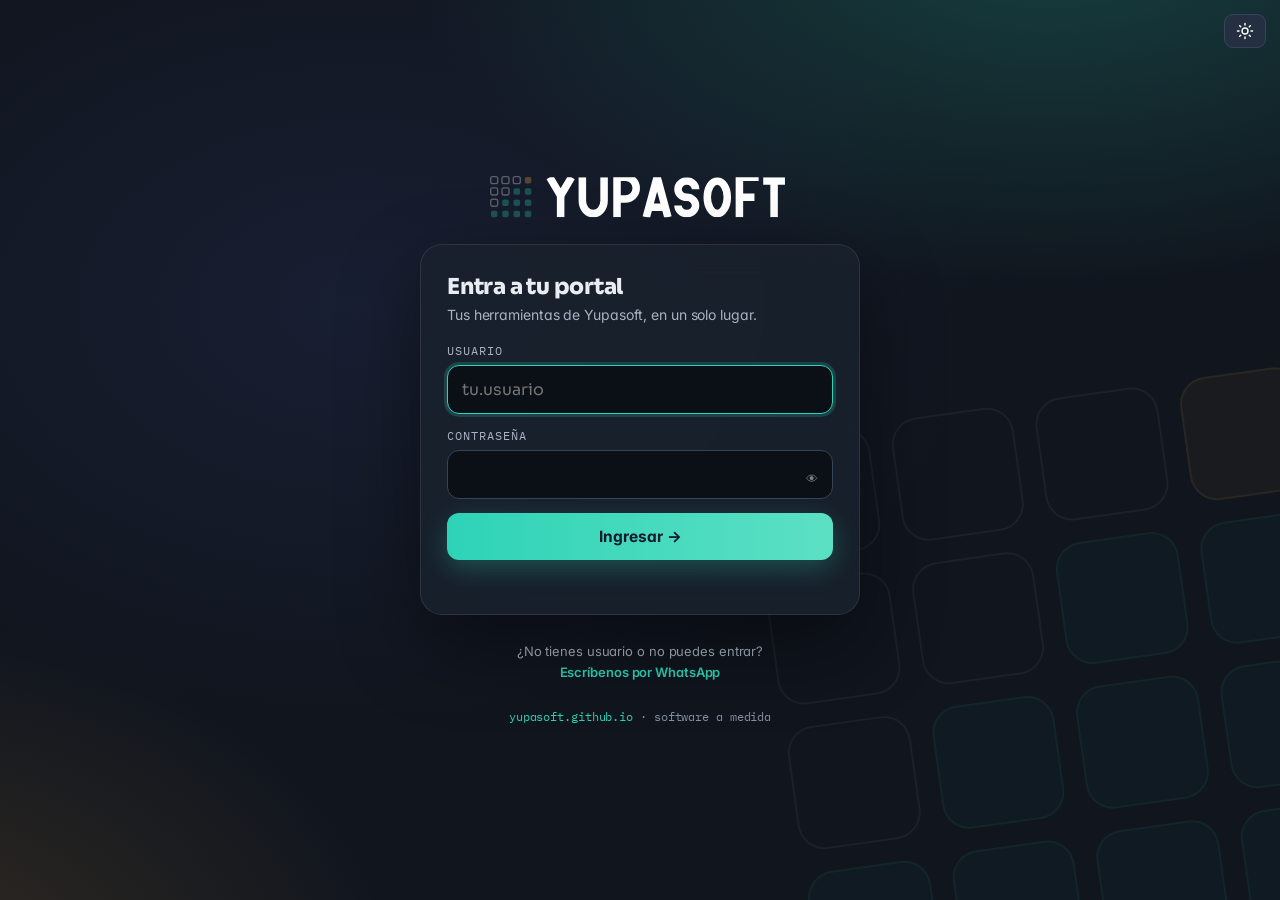
<file: portal/index.html>
<!DOCTYPE html>
<html lang="es">
<head>
<meta charset="utf-8">
<meta name="viewport" content="width=device-width, initial-scale=1, viewport-fit=cover">
<title>Portal Yupasoft</title>
<meta name="description" content="Portal de clientes de Yupasoft: entra a tus herramientas.">
<meta name="theme-color" content="#0C1A2E">
<script>try{if(localStorage.getItem("yp_tema")==="claro"){document.documentElement.setAttribute("data-tema","claro");document.querySelector('meta[name=theme-color]').content="#F4F7FA"}}catch(e){}</script>
<link rel="manifest" href="manifest.json">
<link rel="icon" type="image/png" href="icon-192.png">
<link rel="apple-touch-icon" href="icon-192.png">
<link rel="preconnect" href="https://fonts.googleapis.com">
<link rel="preconnect" href="https://fonts.gstatic.com" crossorigin>
<link href="https://fonts.googleapis.com/css2?family=IBM+Plex+Mono:wght@400;600&family=Inter:wght@400;500;600;700;800&family=Sora:wght@400;600;700;800&display=swap" rel="stylesheet">
<style>
:root{
  --tinta:#0C1A2E; --tinta-2:#0A1526; --panel:#142540; --panel-2:#1A2F4E; --borde:#243B58;
  --turq:#2ED3B7; --turq-soft:#5CE0C4; --turq-osc:#159C86; --ambar:#F2A93B; --rojo:#EF5350;
  --gris:#9BB0C9; --gris-osc:#6B8099; --claro:#F4F7FA; --texto:#E8EEF6;
  --display:'Sora',system-ui,sans-serif; --mono:'IBM Plex Mono',ui-monospace,monospace;
  --radio:16px;
  --bg:#0C1A2E; --fuerte:#fff; --linea:rgba(255,255,255,.07); --hover:rgba(255,255,255,.05);
  --vidrio:rgba(12,26,46,.82); --vidrio-2:rgba(20,37,64,.72); --sombra:rgba(0,0,0,.45); --velo:rgba(5,10,20,.62); --sutil:rgba(0,0,0,.14);
  --turq-t:#2ED3B7; --ambar-t:#F2A93B; --rojo-t:#FF8A80;
  color-scheme:dark;
}
/* ---------- tema claro (el oscuro es el de siempre) ---------- */
:root[data-tema="claro"]{
  --bg:#F4F7FA; --tinta-2:#FFFFFF; --panel:#FFFFFF; --panel-2:#EEF3F8; --borde:#D5DFEA;
  --gris:#5A7086; --gris-osc:#7B8EA3; --texto:#0C1A2E; --fuerte:#0C1A2E;
  --linea:rgba(12,26,46,.09); --hover:rgba(12,26,46,.05);
  --vidrio:rgba(255,255,255,.86); --vidrio-2:rgba(255,255,255,.88); --sombra:rgba(20,40,70,.16); --velo:rgba(12,26,46,.38); --sutil:rgba(12,26,46,.045);
  --turq-t:#0B7F6D; --ambar-t:#A86A00; --rojo-t:#B3261E; --turq-osc:#0B7F6D;
  color-scheme:light;
}
:root[data-tema="claro"] .fondo{background:radial-gradient(1100px 600px at 80% -10%,rgba(46,211,183,.20),transparent 60%),radial-gradient(900px 600px at -10% 110%,rgba(242,169,59,.14),transparent 60%),var(--bg)}
:root[data-tema="claro"] .logo svg [stroke="#FFFFFF"],:root[data-tema="claro"] .marca svg [stroke="#FFFFFF"]{stroke:#0C1A2E}
:root[data-tema="claro"] .h-card .arte{background:radial-gradient(120% 140% at 80% 0%,color-mix(in srgb,var(--c) 36%,transparent),transparent 62%),#0C1A2E;border-bottom-color:transparent}
:root[data-tema="claro"] .h-card:hover{box-shadow:0 24px 50px var(--sombra),0 0 50px -14px color-mix(in srgb,var(--c) 55%,transparent)}
:root[data-tema="claro"] .chip.ok{background:rgba(11,127,109,.10);border-color:rgba(11,127,109,.4)}
:root[data-tema="claro"] .chip.aviso{background:rgba(168,106,0,.10);border-color:rgba(168,106,0,.4)}
:root[data-tema="claro"] .chip.mal{background:rgba(179,38,30,.08);border-color:rgba(179,38,30,.4)}
.nomh{color:color-mix(in srgb,var(--c) 45%,var(--fuerte))}
.tema-flot{position:fixed;top:calc(14px + env(safe-area-inset-top));right:14px;z-index:5}
.btn.tema svg,[data-a="tema"] svg{width:18px;height:18px;display:block}
*{box-sizing:border-box;margin:0;padding:0}
html,body{height:100%}
body{font-family:var(--display);background:var(--bg);color:var(--texto);-webkit-font-smoothing:antialiased;overflow-x:hidden;min-height:100dvh}
button,input,select,textarea{font:inherit;color:inherit}
a{color:var(--turq-t);text-decoration:none}
a:hover{text-decoration:underline}
:focus-visible{outline:3px solid var(--turq);outline-offset:2px;border-radius:8px}
[hidden]{display:none!important}
.mono{font-family:var(--mono)}

/* ---------- fondo: el isotipo que se enciende ---------- */
.fondo{position:fixed;inset:0;z-index:0;overflow:hidden;pointer-events:none;
  background:radial-gradient(1100px 600px at 80% -10%,rgba(46,211,183,.16),transparent 60%),
             radial-gradient(900px 600px at -10% 110%,rgba(242,169,59,.10),transparent 60%),var(--bg)}
.fondo .rej{position:absolute;right:-60px;bottom:-60px;display:grid;grid-template-columns:repeat(4,1fr);gap:22px;width:min(560px,80vw);opacity:.55;transform:rotate(-8deg)}
.fondo .rej i{aspect-ratio:1;border-radius:22%;border:2px solid var(--linea)}
.fondo .rej i.on{background:rgba(46,211,183,.16);border-color:rgba(46,211,183,.35);animation:enciende 5.6s ease-in-out infinite both}
.fondo .rej i.top{background:rgba(242,169,59,.22);border-color:rgba(242,169,59,.5)}
@keyframes enciende{0%,100%{opacity:.35}12%,70%{opacity:1}}
@media (prefers-reduced-motion:reduce){.fondo .rej i.on{animation:none}}

/* ---------- ingreso ---------- */
#vLogin{position:relative;z-index:1;min-height:100dvh;display:grid;place-items:center;padding:24px 16px}
.login{width:min(440px,100%);display:flex;flex-direction:column;align-items:center;gap:26px}
.login .marca svg{width:min(300px,72vw);height:auto;display:block}
.tarjeta-login{width:100%;background:var(--vidrio-2);backdrop-filter:blur(18px);-webkit-backdrop-filter:blur(18px);
  border:1px solid var(--linea);border-radius:22px;padding:28px 26px 24px;box-shadow:0 30px 80px var(--sombra)}
.tarjeta-login h1{font-size:22px;font-weight:800;letter-spacing:-.01em}
.tarjeta-login .sub{color:var(--gris);font-size:14px;margin:6px 0 20px}
label.campo{display:block;font-size:12px;font-family:var(--mono);letter-spacing:.08em;color:var(--gris);margin-bottom:14px;text-transform:uppercase}
label.campo input,label.campo select,label.campo textarea{display:block;width:100%;margin-top:7px;padding:13px 14px;border-radius:12px;
  background:var(--tinta-2);border:1px solid var(--borde);font-size:16px;color:var(--fuerte);font-family:var(--display);text-transform:none;letter-spacing:0}
label.campo input:focus,label.campo select:focus,label.campo textarea:focus{border-color:var(--turq-t);outline:none;box-shadow:0 0 0 3px rgba(46,211,183,.2)}
.clave{position:relative}
.clave .ojo{position:absolute;right:6px;bottom:6px;background:none;border:0;cursor:pointer;padding:7px 9px;border-radius:8px;opacity:.7}
.clave .ojo:hover{opacity:1;background:var(--hover)}
.btn{display:inline-flex;align-items:center;justify-content:center;gap:8px;border:0;border-radius:12px;padding:12px 18px;font-weight:700;font-size:14.5px;cursor:pointer;
  background:var(--panel-2);color:var(--fuerte);border:1px solid var(--borde);transition:transform .15s,box-shadow .15s,background .15s;white-space:nowrap}
.btn:hover{background:color-mix(in srgb,var(--panel-2) 86%,var(--fuerte))}
.btn:disabled{opacity:.55;cursor:default}
.btn.pri{background:linear-gradient(90deg,var(--turq),var(--turq-soft));color:var(--tinta);border:0;box-shadow:0 8px 26px rgba(46,211,183,.28)}
.btn.pri:hover{transform:translateY(-1px);box-shadow:0 12px 32px rgba(46,211,183,.4)}
.btn.peligro{background:rgba(239,83,80,.14);border-color:rgba(239,83,80,.5);color:var(--rojo-t)}
.btn.mini{padding:7px 11px;font-size:12.5px;border-radius:9px}
.btn.ancho{width:100%;padding:14px;font-size:15.5px}
.error{color:var(--rojo-t);font-size:13.5px;min-height:20px;margin-top:10px}
.aviso{color:var(--ambar-t);font-size:13.5px}
.ayuda{text-align:center;color:var(--gris);font-size:13px;line-height:1.6}
.ayuda a{font-weight:600}
.pie-login{color:var(--gris-osc);font-size:12px;font-family:var(--mono);text-align:center}

/* ---------- barra superior ---------- */
header.barra{position:sticky;top:0;z-index:20;display:flex;align-items:center;gap:14px;padding:12px 20px;
  background:var(--vidrio);backdrop-filter:blur(14px);-webkit-backdrop-filter:blur(14px);border-bottom:1px solid var(--linea)}
header.barra .logo svg{height:30px;width:auto;display:block}
header.barra .esp{flex:1}
.quien{font-size:13px;color:var(--gris);text-align:right;line-height:1.3}
.quien b{color:var(--fuerte);font-weight:600}
.chip{display:inline-flex;align-items:center;gap:6px;padding:3px 10px;border-radius:999px;font-size:11.5px;font-family:var(--mono);font-weight:600;
  border:1px solid var(--borde);color:var(--gris);background:var(--hover);white-space:nowrap}
.chip.ok{color:var(--turq-t);border-color:rgba(46,211,183,.45);background:rgba(46,211,183,.08)}
.chip.mal{color:var(--rojo-t);border-color:rgba(239,83,80,.5);background:rgba(239,83,80,.1)}
.chip.aviso{color:var(--ambar-t);border-color:rgba(242,169,59,.5);background:rgba(242,169,59,.09)}
.chip.sup{color:var(--tinta);background:var(--ambar);border-color:var(--ambar-t)}

/* ---------- lanzador de herramientas ---------- */
#vApp{position:relative;z-index:1;min-height:100dvh}
.pagina{padding:34px clamp(20px,3vw,56px) 60px}
.saludo{margin-bottom:28px}
.saludo .rot{font-family:var(--mono);font-size:12px;letter-spacing:.16em;color:var(--turq-t);text-transform:uppercase}
.saludo h2{font-size:clamp(26px,4.4vw,38px);font-weight:800;letter-spacing:-.02em;margin:8px 0 10px}
.saludo p{color:var(--gris);font-size:15px;max-width:42em}
.herr{display:grid;grid-template-columns:repeat(auto-fit,minmax(min(100%,340px),1fr));gap:22px}
.h-card{position:relative;overflow:hidden;text-align:left;border-radius:24px;padding:0;cursor:pointer;color:inherit;display:flex;flex-direction:column;min-height:340px;
  background:linear-gradient(165deg,var(--panel-2),var(--panel));border:1px solid var(--borde);
  transition:transform .25s cubic-bezier(.2,.8,.2,1),box-shadow .25s,border-color .25s;
  animation:aparece .55s cubic-bezier(.2,.8,.2,1) both;animation-delay:calc(var(--i,0) * 90ms)}
@keyframes aparece{from{opacity:0;transform:translateY(16px) scale(.98)}to{opacity:1;transform:none}}
.h-card:hover{transform:translateY(-6px);border-color:var(--c);box-shadow:0 24px 60px var(--sombra),0 0 60px -12px color-mix(in srgb,var(--c) 50%,transparent)}
.h-card .arte{position:relative;height:172px;display:grid;place-items:center;overflow:hidden;border-bottom:1px solid var(--linea);
  background:radial-gradient(120% 140% at 80% 0%,color-mix(in srgb,var(--c) 30%,transparent),transparent 62%),linear-gradient(180deg,var(--sutil),transparent)}
.h-card .arte svg.escena{width:88%;height:88%;color:var(--c);transition:transform .45s cubic-bezier(.2,.8,.2,1)}
.h-card:hover .arte svg.escena{transform:scale(1.07) translateY(-3px)}
.h-card .cuerpo{padding:20px 24px 24px;display:flex;flex-direction:column;gap:10px;flex:1}
.h-card .cab-t{display:flex;align-items:center;gap:12px}
.h-card .ico{width:42px;height:42px;flex:none;border-radius:12px;display:grid;place-items:center;background:linear-gradient(145deg,var(--c),color-mix(in srgb,var(--c) 80%,var(--tinta)));color:var(--tinta);box-shadow:0 8px 16px -9px var(--c),inset 0 1px 0 rgba(255,255,255,.35)}
.h-card .ico svg{width:23px;height:23px}
.h-card h3{font-size:22px;font-weight:800;letter-spacing:-.01em}
.h-card p{color:var(--gris);font-size:14px;line-height:1.55}
.h-card .pie{margin-top:auto;padding-top:8px;display:flex;justify-content:space-between;align-items:center;gap:10px;flex-wrap:wrap}
.h-card .ir{display:inline-flex;align-items:center;gap:8px;background:var(--c);color:var(--tinta);padding:10px 18px;border-radius:12px;font-weight:800;font-size:14px;transition:gap .2s}
.h-card:hover .ir{gap:14px}
.h-card.off{cursor:default;opacity:.66}
.h-card.off:hover{transform:none;border-color:var(--borde);box-shadow:none}
.herr.uno .h-card{flex-direction:row;min-height:320px}
.herr.uno .h-card .arte{order:2;flex:1.15;height:auto;border-bottom:0;border-left:1px solid var(--linea)}
.herr.uno .h-card .cuerpo{flex:1;justify-content:center;padding:32px}
.herr.uno .h-card h3{font-size:32px}
@media (max-width:760px){
  .herr.uno .h-card{flex-direction:column}
  .herr.uno .h-card .arte{order:0;height:172px;flex:none;border-left:0;border-bottom:1px solid var(--linea)}
  .herr.uno .h-card .cuerpo{padding:20px 24px 24px}
  .herr.uno .h-card h3{font-size:24px}
}
/* escenas animadas de las tarjetas */
.ar-pulso{animation:arPulso 1.3s ease-in-out infinite}
@keyframes arPulso{50%{opacity:.2}}
.ar-cam{stroke-opacity:.3;animation:arCam 6s ease-in-out infinite}
@keyframes arCam{0%,28%{stroke-opacity:1}34%,100%{stroke-opacity:.3}}
.ar-bar{transform-box:fill-box;transform-origin:bottom;animation:arBar 3.4s ease-in-out infinite}
@keyframes arBar{0%,100%{transform:scaleY(.5)}50%{transform:scaleY(1)}}
@media (prefers-reduced-motion:reduce){.h-card,.ar-pulso,.ar-cam,.ar-bar{animation:none}.ar-cam{opacity:1}}
.vacio{border:1px dashed var(--borde);border-radius:18px;padding:34px;text-align:center;color:var(--gris);line-height:1.7}
.banda-como{position:sticky;top:0;z-index:30;background:var(--ambar);color:var(--tinta);font-weight:700;font-size:14px;padding:9px 16px;text-align:center}

/* ---------- administración ---------- */
.shell{display:grid;grid-template-columns:230px 1fr;min-height:calc(100dvh - 55px)}
nav.lateral{border-right:1px solid var(--linea);padding:18px 12px;display:flex;flex-direction:column;gap:4px;position:sticky;top:55px;height:calc(100dvh - 55px);overflow:auto}
nav.lateral .sec{font-family:var(--mono);font-size:10.5px;letter-spacing:.16em;color:var(--gris-osc);padding:14px 12px 6px;text-transform:uppercase}
nav.lateral button{display:flex;align-items:center;gap:12px;width:100%;text-align:left;border:0;background:none;padding:11px 12px;border-radius:11px;color:var(--gris);font-weight:600;font-size:14.5px;cursor:pointer}
nav.lateral button svg{width:20px;height:20px;flex:none}
nav.lateral button:hover{background:var(--hover);color:var(--fuerte)}
nav.lateral button.activo{background:rgba(46,211,183,.12);color:var(--turq-t)}
nav.lateral .num{margin-left:auto;background:var(--ambar);color:var(--tinta);border-radius:999px;font-size:11px;font-weight:800;padding:1px 8px;font-family:var(--mono)}
main.contenido{padding:28px 28px 70px;min-width:0}
.titulo-vista{display:flex;align-items:flex-end;justify-content:space-between;gap:12px;flex-wrap:wrap;margin-bottom:22px}
.titulo-vista h2{font-size:26px;font-weight:800;letter-spacing:-.015em}
.titulo-vista p{color:var(--gris);font-size:14px;margin-top:4px}
.kpis{display:grid;grid-template-columns:repeat(auto-fit,minmax(150px,1fr));gap:14px;margin-bottom:22px}
.kpi{background:linear-gradient(160deg,var(--panel-2),var(--panel));border:1px solid var(--borde);border-radius:16px;padding:18px}
.kpi .n{font-family:var(--mono);font-size:34px;font-weight:600;color:var(--turq-t);line-height:1}
.kpi.aviso .n{color:var(--ambar-t)} .kpi.mal .n{color:var(--rojo-t)}
.kpi .t{color:var(--gris);font-size:13px;margin-top:8px}
.cuadros{display:grid;grid-template-columns:repeat(auto-fit,minmax(340px,1fr));gap:16px}
.caja{background:var(--panel);border:1px solid var(--borde);border-radius:16px;padding:18px;min-width:0}
.caja h3{font-size:15px;font-weight:700;margin-bottom:12px;display:flex;justify-content:space-between;align-items:center;gap:8px}
.fila{display:flex;align-items:center;justify-content:space-between;gap:12px;padding:10px 0;border-bottom:1px dashed var(--borde);font-size:14px}
.fila:last-child{border-bottom:0}
.fila .sub{color:var(--gris);font-size:12.5px}
.vacio-mini{color:var(--gris-osc);font-size:13.5px;padding:8px 0}
.tabla-wrap{overflow:auto;border:1px solid var(--borde);border-radius:16px;background:var(--panel)}
table{width:100%;border-collapse:collapse;font-size:14px;min-width:640px}
th{font-family:var(--mono);font-size:11px;letter-spacing:.1em;text-transform:uppercase;color:var(--gris);text-align:left;padding:12px 14px;border-bottom:1px solid var(--borde);background:var(--sutil);white-space:nowrap}
td{padding:12px 14px;border-bottom:1px solid var(--linea);vertical-align:middle}
tr:last-child td{border-bottom:0}
tr.clic{cursor:pointer} tr.clic:hover td{background:var(--hover)}
.herram-chips{display:flex;gap:6px;flex-wrap:wrap}
.barra-filtros{display:flex;gap:10px;flex-wrap:wrap;margin-bottom:16px}
.barra-filtros input{flex:1;min-width:200px;padding:11px 14px;border-radius:12px;background:var(--panel);border:1px solid var(--borde);color:var(--fuerte)}
.grafico{display:flex;align-items:flex-end;gap:3px;height:120px;padding-top:6px}
.grafico .b{flex:1;background:linear-gradient(180deg,var(--turq-t),var(--turq-osc));border-radius:4px 4px 0 0;min-height:2px;position:relative}
.grafico .b.cero{background:var(--borde);min-height:2px;opacity:.6}
.eje{display:flex;justify-content:space-between;font-family:var(--mono);font-size:11px;color:var(--gris-osc);margin-top:6px}

/* ---------- panel lateral (organización) y ventanas ---------- */
.cortina{position:fixed;inset:0;background:var(--velo);z-index:60;backdrop-filter:blur(3px)}
.drawer{position:fixed;top:0;right:0;bottom:0;width:min(640px,100%);background:var(--tinta-2);border-left:1px solid var(--borde);z-index:61;overflow:auto;padding:0 0 40px;animation:entra .22s ease-out}
@keyframes entra{from{transform:translateX(40px);opacity:0}to{transform:none;opacity:1}}
.drawer .cab{position:sticky;top:0;z-index:2;background:var(--tinta-2);padding:18px 22px;border-bottom:1px solid var(--borde);display:flex;justify-content:space-between;align-items:center;gap:10px}
.drawer .cab h3{font-size:19px;font-weight:800}
.drawer .cuerpo{padding:20px 22px;display:flex;flex-direction:column;gap:18px}
.bloque{background:var(--panel);border:1px solid var(--borde);border-radius:14px;padding:16px}
.bloque>h4{font-family:var(--mono);font-size:11px;letter-spacing:.14em;text-transform:uppercase;color:var(--gris);margin-bottom:14px;display:flex;justify-content:space-between;align-items:center;gap:8px}
.dos{display:grid;grid-template-columns:1fr 1fr;gap:12px}
.lic{border:1px solid var(--borde);border-radius:12px;padding:14px;margin-bottom:12px;background:var(--sutil)}
.lic.on{border-color:rgba(46,211,183,.4)}
.lic .cabl{display:flex;align-items:center;gap:10px;font-weight:700;margin-bottom:10px}
.lic .opc{display:grid;grid-template-columns:1fr 1fr;gap:10px;margin-top:10px}
.lic .acc{display:flex;gap:8px;flex-wrap:wrap;margin-top:12px}
.marca-chk{display:flex;align-items:center;gap:8px;font-size:14px;cursor:pointer}
.marca-chk input{width:18px;height:18px;accent-color:var(--turq-t)}
.usr{display:flex;align-items:center;gap:10px;flex-wrap:wrap;padding:11px 0;border-bottom:1px dashed var(--borde)}
.usr:last-child{border-bottom:0}
.usr .dat{flex:1;min-width:150px}
.usr .dat b{font-size:14.5px}
.usr .dat .sub{color:var(--gris);font-size:12.5px}
.logos-g{display:flex;gap:12px;flex-wrap:wrap}
.logo-it{position:relative;width:104px;height:84px;border-radius:12px;background:repeating-conic-gradient(#1b2e49 0% 25%,#142540 0% 50%) 50%/16px 16px;border:1px solid var(--borde);display:grid;place-items:center}
.logo-it img{max-width:90%;max-height:90%;object-fit:contain}
.logo-it button{position:absolute;top:3px;right:3px;width:22px;height:22px;border-radius:50%;border:0;background:#000b;color:#fff;cursor:pointer;font-size:11px}
.modal{position:fixed;inset:0;z-index:70;display:grid;place-items:center;padding:16px}
.modal .caja-m{position:relative;z-index:71;width:min(470px,100%);max-height:92dvh;overflow:auto;background:var(--panel);border:1px solid var(--borde);border-radius:18px;padding:24px;box-shadow:0 30px 80px var(--sombra)}
.modal h3{font-size:19px;font-weight:800;margin-bottom:6px}
.modal .txt{color:var(--gris);font-size:14px;margin-bottom:16px;line-height:1.55}
.modal .botones{display:flex;gap:10px;justify-content:flex-end;margin-top:16px;flex-wrap:wrap}
.datos-envio{background:var(--tinta-2);border:1px dashed var(--turq-osc);border-radius:12px;padding:14px;font-family:var(--mono);font-size:13.5px;line-height:1.8;white-space:pre-wrap;word-break:break-all;color:var(--fuerte)}
#toast{position:fixed;left:50%;bottom:26px;transform:translateX(-50%) translateY(20px);z-index:90;background:var(--turq);color:var(--tinta);font-weight:700;padding:11px 20px;border-radius:999px;box-shadow:0 10px 30px rgba(0,0,0,.4);opacity:0;pointer-events:none;transition:all .25s;max-width:92vw;text-align:center}
#toast.ver{opacity:1;transform:translateX(-50%)}
#toast.mal{background:var(--rojo);color:#fff}
.cargando{display:grid;place-items:center;min-height:60dvh;color:var(--gris);gap:14px;text-align:center}
.giro{width:34px;height:34px;border-radius:50%;border:3px solid var(--borde);border-top-color:var(--turq-t);animation:gira .8s linear infinite}
@keyframes gira{to{transform:rotate(360deg)}}
.solic{border:1px solid var(--borde);border-radius:14px;padding:16px;background:var(--panel);margin-bottom:12px}
.solic .cab-s{display:flex;justify-content:space-between;gap:10px;flex-wrap:wrap;align-items:center;margin-bottom:8px}
.solic dl{display:grid;grid-template-columns:130px 1fr;gap:4px 12px;font-size:13.5px}
.solic dt{color:var(--gris)} .solic dd{word-break:break-word}

.navcli{display:flex;gap:6px;margin-left:8px}
.navcli .btn.activo{border-color:var(--turq-t);color:var(--turq-t);background:rgba(46,211,183,.1)}
.nota-p{color:var(--gris);font-size:13.5px;line-height:1.55;margin:0 0 12px}
/* ---------- celular ---------- */
@media (max-width:860px){
  .shell{grid-template-columns:1fr}
  nav.lateral{position:fixed;top:auto;bottom:0;left:0;right:0;height:auto;z-index:25;flex-direction:row;padding:6px 6px calc(6px + env(safe-area-inset-bottom));
    background:var(--vidrio);backdrop-filter:blur(14px);border-right:0;border-top:1px solid var(--borde);overflow-x:auto;gap:2px;justify-content:flex-start}
  nav.lateral .sec{display:none}
  nav.lateral button{flex-direction:column;gap:3px;font-size:10.5px;padding:7px 10px;min-width:64px;text-align:center;justify-content:center;position:relative}
  nav.lateral .num{position:absolute;top:2px;right:8px;margin:0}
  main.contenido{padding:20px 16px 110px}
  header.barra{padding:10px 14px}
  .dos,.lic .opc{grid-template-columns:1fr}
  .quien .org{display:none}
}
/* ---------- versión celular del administrador ---------- */
.solo-movil{display:none!important}
.hoja{place-items:end center!important;padding:0!important}
.hoja .caja-m{width:100%!important;max-width:520px;border-radius:22px 22px 0 0!important;padding-bottom:calc(22px + env(safe-area-inset-bottom))!important;animation:sube .22s ease-out}
@keyframes sube{from{transform:translateY(40px);opacity:0}to{transform:none;opacity:1}}
.hoja .lista-mas{display:flex;flex-direction:column;gap:8px}
.hoja .lista-mas button{display:flex;align-items:center;gap:14px;width:100%;text-align:left;padding:14px 16px;border-radius:14px;background:var(--panel-2);border:1px solid var(--borde);font-weight:600;font-size:15px;cursor:pointer;color:var(--fuerte)}
.hoja .lista-mas button svg{width:22px;height:22px;color:var(--turq-t);flex:none}
.contacto-ac{display:flex;gap:8px;flex-wrap:wrap;margin-top:8px}
.contacto-ac a{display:inline-flex;align-items:center;gap:6px;padding:7px 12px;border-radius:10px;background:var(--panel-2);border:1px solid var(--borde);color:var(--fuerte);font-weight:600;font-size:13px;text-decoration:none}
.contacto-ac a:hover{border-color:var(--turq-t);text-decoration:none}
.kpi[data-a]{cursor:pointer;transition:transform .15s,border-color .15s}
.kpi[data-a]:active{transform:scale(.98)}
.opciones-renov{display:grid;grid-template-columns:1fr 1fr;gap:10px;margin:6px 0 14px}
.opciones-renov button{padding:13px 10px;border-radius:12px;background:var(--panel-2);border:1px solid var(--borde);font-weight:700;cursor:pointer;color:var(--fuerte)}
.opciones-renov button.sel{border-color:var(--turq-t);background:rgba(46,211,183,.14);color:var(--turq-t)}
.renov-res{background:var(--tinta-2);border:1px dashed var(--turq-osc);border-radius:12px;padding:12px 14px;font-size:14px;margin-bottom:6px}
@media (max-width:860px){
  .solo-pc{display:none!important}
  .solo-movil{display:flex!important}
  header.barra{padding-top:calc(10px + env(safe-area-inset-top))}
  .btn.mini{padding:10px 14px;min-height:40px;font-size:13px}
  nav.lateral button{min-height:52px}
  nav.lateral{justify-content:space-around}
  nav.lateral button{min-width:0;flex:1}
  .barra-filtros input{font-size:16px}
  .tabla-wrap{border:0;background:none;overflow:visible}
  table.t-cards{min-width:0;display:block}
  table.t-cards thead{display:none}
  table.t-cards tbody{display:flex;flex-direction:column;gap:12px}
  table.t-cards tr{display:block;background:var(--panel);border:1px solid var(--borde);border-radius:16px;padding:12px 16px}
  table.t-cards td{display:flex;justify-content:space-between;align-items:flex-start;gap:14px;border:0;padding:6px 0;text-align:right}
  table.t-cards td::before{content:attr(data-l);color:var(--gris);font-family:var(--mono);font-size:11px;letter-spacing:.08em;text-transform:uppercase;flex:none;padding-top:3px;text-align:left}
  table.t-cards.pc1 td:first-child{display:block;text-align:left;padding-bottom:8px}
  table.t-cards.pc1 td:first-child::before{display:none}
  table.t-cards td .herram-chips{justify-content:flex-end}
  tr.clic:active td{background:none}
  .drawer .cab{padding-top:calc(16px + env(safe-area-inset-top))}
  .modal:not(.hoja) .caja-m{max-height:88dvh}
}
@media (max-width:520px){ .quien{display:none} header.barra .logo svg{height:24px}
  header.barra{flex-wrap:wrap;row-gap:8px}
  .navcli{order:9;width:100%;margin-left:0}
  .navcli .btn{flex:1;justify-content:center;text-align:center}
}
/* ---------- movimiento al pasar el cursor, como los botones de Yupafinanzas (pedido de Christian, 2026-11-15) ---------- */
@media (hover:hover) and (prefers-reduced-motion:no-preference){
  .btn{transition:translate .16s cubic-bezier(.2,.8,.2,1),scale .14s,box-shadow .2s,background .15s,border-color .2s,transform .15s}
  .btn:not(:disabled):hover{translate:0 -2px;border-color:var(--turq-t);box-shadow:0 12px 24px -14px var(--turq-t)}
  .btn.peligro:not(:disabled):hover{border-color:var(--rojo-t);box-shadow:0 12px 24px -14px var(--rojo-t)}
  .btn:not(:disabled):active{translate:0 0;scale:.97}
  .btn.pri{position:relative;overflow:hidden}
  .btn.pri::after{content:"";position:absolute;top:0;bottom:0;left:-60%;width:45%;transform:skewX(-20deg);pointer-events:none;background:linear-gradient(90deg,transparent,rgba(255,255,255,.42),transparent)}
  .btn.pri:not(:disabled):hover::after{animation:brillo .7s ease}
  .kpi,.kpi[data-a],.caja,.solic{transition:translate .2s cubic-bezier(.2,.8,.2,1),box-shadow .25s,border-color .2s,transform .15s}
  :is(.kpi,.caja,.solic):hover{translate:0 -3px;border-color:color-mix(in srgb,var(--k,var(--turq-t)) 70%,var(--borde))}
  nav.lateral button{transition:translate .16s cubic-bezier(.2,.8,.2,1),background .15s,color .15s}
  nav.lateral button:hover{translate:3px 0}
  .hoja .lista-mas button,.opciones-renov button,.contacto-ac a{transition:translate .16s cubic-bezier(.2,.8,.2,1),border-color .2s,background .15s}
  :is(.hoja .lista-mas button,.opciones-renov button,.contacto-ac a):hover{translate:0 -2px;border-color:var(--turq-t)}
}
@keyframes brillo{to{left:130%}}
</style>
<link rel="stylesheet" href="tema.css"></head>
<body>
<div class="fondo" aria-hidden="true"><div class="rej" id="rej"></div></div>

<!-- ============ INGRESO ============ -->
<section id="vLogin" hidden>
  <button class="btn mini tema-flot" data-a="tema" title="Cambiar tema" aria-label="Cambiar tema"></button>
  <div class="login">
    <div class="marca"><svg viewBox="0 0 718 101" xmlns="http://www.w3.org/2000/svg" role="img" aria-label="Yupasoft"><style>
.ycnv{transform-box:fill-box;transform-origin:center}
.yvnv{opacity:.3}
.yfnv{animation:ycnva 5.6s cubic-bezier(.3,1.4,.5,1) infinite both}
.ywnv{animation:ywnva .7s cubic-bezier(.22,1,.36,1) .55s backwards}
@keyframes ycnva{
  0%  {opacity:.3;transform:scale(.78)}
  7%  {opacity:1; transform:scale(1.1)}
  12% {opacity:1; transform:scale(1)}
  76% {opacity:1; transform:scale(1)}
  88%,100% {opacity:.3;transform:scale(.78)}
}
@keyframes ywnva{from{opacity:0;transform:translateX(-14px)}to{opacity:1;transform:none}}
@media(prefers-reduced-motion:reduce){
  .yfnv,.ywnv{animation:none}
}
</style><rect class="ycnv yvnv" x="1.6" y="1.6" width="16.8" height="16.8" rx="4.5" fill="none" stroke="#FFFFFF" stroke-width="3.2"/><rect class="ycnv yvnv" x="1.6" y="28.6" width="16.8" height="16.8" rx="4.5" fill="none" stroke="#FFFFFF" stroke-width="3.2"/><rect class="ycnv yvnv" x="1.6" y="55.6" width="16.8" height="16.8" rx="4.5" fill="none" stroke="#FFFFFF" stroke-width="3.2"/><rect class="ycnv yfnv" x="0" y="81" width="20" height="20" rx="5.5" fill="#2ED3B7" style="animation-delay:0.000s"/><rect class="ycnv yvnv" x="28.6" y="1.6" width="16.8" height="16.8" rx="4.5" fill="none" stroke="#FFFFFF" stroke-width="3.2"/><rect class="ycnv yvnv" x="28.6" y="28.6" width="16.8" height="16.8" rx="4.5" fill="none" stroke="#FFFFFF" stroke-width="3.2"/><rect class="ycnv yfnv" x="27" y="54" width="20" height="20" rx="5.5" fill="#2ED3B7" style="animation-delay:0.120s"/><rect class="ycnv yfnv" x="27" y="81" width="20" height="20" rx="5.5" fill="#2ED3B7" style="animation-delay:0.060s"/><rect class="ycnv yvnv" x="55.6" y="1.6" width="16.8" height="16.8" rx="4.5" fill="none" stroke="#FFFFFF" stroke-width="3.2"/><rect class="ycnv yfnv" x="54" y="27" width="20" height="20" rx="5.5" fill="#2ED3B7" style="animation-delay:0.300s"/><rect class="ycnv yfnv" x="54" y="54" width="20" height="20" rx="5.5" fill="#2ED3B7" style="animation-delay:0.240s"/><rect class="ycnv yfnv" x="54" y="81" width="20" height="20" rx="5.5" fill="#2ED3B7" style="animation-delay:0.180s"/><rect class="ycnv yfnv" x="81" y="0" width="20" height="20" rx="5.5" fill="#F2A93B" style="animation-delay:0.540s"/><rect class="ycnv yfnv" x="81" y="27" width="20" height="20" rx="5.5" fill="#2ED3B7" style="animation-delay:0.480s"/><rect class="ycnv yfnv" x="81" y="54" width="20" height="20" rx="5.5" fill="#2ED3B7" style="animation-delay:0.420s"/><rect class="ycnv yfnv" x="81" y="81" width="20" height="20" rx="5.5" fill="#2ED3B7" style="animation-delay:0.360s"/><g class="ywnv"><defs><clipPath id="capnv"><rect x="-14" y="0" width="82" height="96"/></clipPath></defs>
<g transform="translate(143,3)" clip-path="url(#capnv)"><path d="M0,0 L26,44 L52,0" fill="none" stroke="#FFFFFF" stroke-width="18" stroke-linecap="butt" stroke-linejoin="miter" stroke-miterlimit="8"/><path d="M26,44 L26,96" fill="none" stroke="#FFFFFF" stroke-width="18" stroke-linecap="butt" stroke-linejoin="miter" stroke-miterlimit="8"/></g>
<g transform="translate(221,3)" clip-path="url(#capnv)"><path d="M0,0 L0,57 A26,30 0 0 0 52,57 L52,0" fill="none" stroke="#FFFFFF" stroke-width="18" stroke-linecap="butt" stroke-linejoin="miter" stroke-miterlimit="8"/></g>
<g transform="translate(304,3)" clip-path="url(#capnv)"><path d="M0,96 L0,0 L20,0 A26,26 0 0 1 20,52 L0,52" fill="none" stroke="#FFFFFF" stroke-width="18" stroke-linecap="butt" stroke-linejoin="miter" stroke-miterlimit="8"/></g>
<g transform="translate(374,3)" clip-path="url(#capnv)"><path d="M0,96 L26,0 L52,96" fill="none" stroke="#FFFFFF" stroke-width="18" stroke-linecap="butt" stroke-linejoin="miter" stroke-miterlimit="8"/><path d="M9,72 L43,72" fill="none" stroke="#FFFFFF" stroke-width="18" stroke-linecap="butt" stroke-linejoin="miter" stroke-miterlimit="8"/></g>
<g transform="translate(445,3)" clip-path="url(#capnv)"><path d="M47,28.5 A21,19.5 0 1 0 26,48 A21,19.5 0 1 1 5,67.5" fill="none" stroke="#FFFFFF" stroke-width="18" stroke-linecap="butt" stroke-linejoin="miter" stroke-miterlimit="8"/></g>
<g transform="translate(518,3)" clip-path="url(#capnv)"><path d="M2,48 A24,39 0 0 1 50,48 A24,39 0 0 1 2,48 Z" fill="none" stroke="#FFFFFF" stroke-width="18" stroke-linecap="butt" stroke-linejoin="miter" stroke-miterlimit="8"/></g>
<g transform="translate(597,3)" clip-path="url(#capnv)"><path d="M0,96 L0,0 L46,0" fill="none" stroke="#FFFFFF" stroke-width="18" stroke-linecap="butt" stroke-linejoin="miter" stroke-miterlimit="8"/><path d="M0,48 L36,48" fill="none" stroke="#FFFFFF" stroke-width="18" stroke-linecap="butt" stroke-linejoin="miter" stroke-miterlimit="8"/></g>
<g transform="translate(654,3)" clip-path="url(#capnv)"><path d="M0,9 L52,9" fill="none" stroke="#FFFFFF" stroke-width="18" stroke-linecap="butt" stroke-linejoin="miter" stroke-miterlimit="8"/><path d="M26,9 L26,96" fill="none" stroke="#FFFFFF" stroke-width="18" stroke-linecap="butt" stroke-linejoin="miter" stroke-miterlimit="8"/></g></g></svg></div>
    <form class="tarjeta-login" id="formLogin" autocomplete="on">
      <h1>Entra a tu portal</h1>
      <p class="sub">Tus herramientas de Yupasoft, en un solo lugar.</p>
      <label class="campo">Usuario
        <input id="logUsuario" autocomplete="username" autocapitalize="none" autocorrect="off" spellcheck="false" placeholder="tu.usuario">
      </label>
      <label class="campo">Contraseña
        <div class="clave">
          <input id="logPass" type="password" autocomplete="current-password">
          <button type="button" class="ojo" id="bOjo" aria-label="Mostrar u ocultar contraseña">👁</button>
        </div>
      </label>
      <button class="btn pri ancho" id="bEntrar" type="submit">Ingresar →</button>
      <div class="error" id="logError" role="alert"></div>
    </form>
    <p class="ayuda">¿No tienes usuario o no puedes entrar?<br><a href="https://wa.me/51967292374?text=Hola%2C%20necesito%20ayuda%20con%20mi%20acceso%20al%20portal%20de%20Yupasoft" target="_blank" rel="noopener">Escríbenos por WhatsApp</a></p>
    <button class="btn" id="bInstalarLogin" hidden>⬇ Instalar la app en este equipo</button>
    <p class="pie-login"><a href="https://yupasoft.github.io">yupasoft.github.io</a> · software a medida</p>
  </div>
</section>

<!-- ============ APLICACIÓN ============ -->
<div id="vApp" hidden>
  <div class="banda-como" id="bandaComo" hidden></div>
  <header class="barra">
    <a class="logo" href="./?menu=1" aria-label="Inicio del portal"><svg viewBox="0 0 718 101" xmlns="http://www.w3.org/2000/svg" role="img" aria-label="Yupasoft"><style>
.ycnv{transform-box:fill-box;transform-origin:center}
.yvnv{opacity:.3}
.yfnv{animation:ycnva 5.6s cubic-bezier(.3,1.4,.5,1) infinite both}
.ywnv{animation:ywnva .7s cubic-bezier(.22,1,.36,1) .55s backwards}
@keyframes ycnva{
  0%  {opacity:.3;transform:scale(.78)}
  7%  {opacity:1; transform:scale(1.1)}
  12% {opacity:1; transform:scale(1)}
  76% {opacity:1; transform:scale(1)}
  88%,100% {opacity:.3;transform:scale(.78)}
}
@keyframes ywnva{from{opacity:0;transform:translateX(-14px)}to{opacity:1;transform:none}}
@media(prefers-reduced-motion:reduce){
  .yfnv,.ywnv{animation:none}
}
</style><rect class="ycnv yvnv" x="1.6" y="1.6" width="16.8" height="16.8" rx="4.5" fill="none" stroke="#FFFFFF" stroke-width="3.2"/><rect class="ycnv yvnv" x="1.6" y="28.6" width="16.8" height="16.8" rx="4.5" fill="none" stroke="#FFFFFF" stroke-width="3.2"/><rect class="ycnv yvnv" x="1.6" y="55.6" width="16.8" height="16.8" rx="4.5" fill="none" stroke="#FFFFFF" stroke-width="3.2"/><rect class="ycnv yfnv" x="0" y="81" width="20" height="20" rx="5.5" fill="#2ED3B7" style="animation-delay:0.000s"/><rect class="ycnv yvnv" x="28.6" y="1.6" width="16.8" height="16.8" rx="4.5" fill="none" stroke="#FFFFFF" stroke-width="3.2"/><rect class="ycnv yvnv" x="28.6" y="28.6" width="16.8" height="16.8" rx="4.5" fill="none" stroke="#FFFFFF" stroke-width="3.2"/><rect class="ycnv yfnv" x="27" y="54" width="20" height="20" rx="5.5" fill="#2ED3B7" style="animation-delay:0.120s"/><rect class="ycnv yfnv" x="27" y="81" width="20" height="20" rx="5.5" fill="#2ED3B7" style="animation-delay:0.060s"/><rect class="ycnv yvnv" x="55.6" y="1.6" width="16.8" height="16.8" rx="4.5" fill="none" stroke="#FFFFFF" stroke-width="3.2"/><rect class="ycnv yfnv" x="54" y="27" width="20" height="20" rx="5.5" fill="#2ED3B7" style="animation-delay:0.300s"/><rect class="ycnv yfnv" x="54" y="54" width="20" height="20" rx="5.5" fill="#2ED3B7" style="animation-delay:0.240s"/><rect class="ycnv yfnv" x="54" y="81" width="20" height="20" rx="5.5" fill="#2ED3B7" style="animation-delay:0.180s"/><rect class="ycnv yfnv" x="81" y="0" width="20" height="20" rx="5.5" fill="#F2A93B" style="animation-delay:0.540s"/><rect class="ycnv yfnv" x="81" y="27" width="20" height="20" rx="5.5" fill="#2ED3B7" style="animation-delay:0.480s"/><rect class="ycnv yfnv" x="81" y="54" width="20" height="20" rx="5.5" fill="#2ED3B7" style="animation-delay:0.420s"/><rect class="ycnv yfnv" x="81" y="81" width="20" height="20" rx="5.5" fill="#2ED3B7" style="animation-delay:0.360s"/><g class="ywnv"><defs><clipPath id="capnv2"><rect x="-14" y="0" width="82" height="96"/></clipPath></defs>
<g transform="translate(143,3)" clip-path="url(#capnv2)"><path d="M0,0 L26,44 L52,0" fill="none" stroke="#FFFFFF" stroke-width="18" stroke-linecap="butt" stroke-linejoin="miter" stroke-miterlimit="8"/><path d="M26,44 L26,96" fill="none" stroke="#FFFFFF" stroke-width="18" stroke-linecap="butt" stroke-linejoin="miter" stroke-miterlimit="8"/></g>
<g transform="translate(221,3)" clip-path="url(#capnv2)"><path d="M0,0 L0,57 A26,30 0 0 0 52,57 L52,0" fill="none" stroke="#FFFFFF" stroke-width="18" stroke-linecap="butt" stroke-linejoin="miter" stroke-miterlimit="8"/></g>
<g transform="translate(304,3)" clip-path="url(#capnv2)"><path d="M0,96 L0,0 L20,0 A26,26 0 0 1 20,52 L0,52" fill="none" stroke="#FFFFFF" stroke-width="18" stroke-linecap="butt" stroke-linejoin="miter" stroke-miterlimit="8"/></g>
<g transform="translate(374,3)" clip-path="url(#capnv2)"><path d="M0,96 L26,0 L52,96" fill="none" stroke="#FFFFFF" stroke-width="18" stroke-linecap="butt" stroke-linejoin="miter" stroke-miterlimit="8"/><path d="M9,72 L43,72" fill="none" stroke="#FFFFFF" stroke-width="18" stroke-linecap="butt" stroke-linejoin="miter" stroke-miterlimit="8"/></g>
<g transform="translate(445,3)" clip-path="url(#capnv2)"><path d="M47,28.5 A21,19.5 0 1 0 26,48 A21,19.5 0 1 1 5,67.5" fill="none" stroke="#FFFFFF" stroke-width="18" stroke-linecap="butt" stroke-linejoin="miter" stroke-miterlimit="8"/></g>
<g transform="translate(518,3)" clip-path="url(#capnv2)"><path d="M2,48 A24,39 0 0 1 50,48 A24,39 0 0 1 2,48 Z" fill="none" stroke="#FFFFFF" stroke-width="18" stroke-linecap="butt" stroke-linejoin="miter" stroke-miterlimit="8"/></g>
<g transform="translate(597,3)" clip-path="url(#capnv2)"><path d="M0,96 L0,0 L46,0" fill="none" stroke="#FFFFFF" stroke-width="18" stroke-linecap="butt" stroke-linejoin="miter" stroke-miterlimit="8"/><path d="M0,48 L36,48" fill="none" stroke="#FFFFFF" stroke-width="18" stroke-linecap="butt" stroke-linejoin="miter" stroke-miterlimit="8"/></g>
<g transform="translate(654,3)" clip-path="url(#capnv2)"><path d="M0,9 L52,9" fill="none" stroke="#FFFFFF" stroke-width="18" stroke-linecap="butt" stroke-linejoin="miter" stroke-miterlimit="8"/><path d="M26,9 L26,96" fill="none" stroke="#FFFFFF" stroke-width="18" stroke-linecap="butt" stroke-linejoin="miter" stroke-miterlimit="8"/></g></g></svg></a>
    <nav class="navcli" id="navCli" hidden><button class="btn mini activo" data-a="cliVista" data-v="herr">Herramientas</button><button class="btn mini" data-a="cliVista" data-v="cuenta">Mi cuenta</button></nav>
    <div class="esp"></div>
    <button class="btn mini" data-a="tema" id="bTema" title="Cambiar tema" aria-label="Cambiar tema"></button>
    <button class="btn mini solo-admin" id="bRefrescar" data-a="refrescarTodo" hidden title="Actualizar datos" aria-label="Actualizar datos">↻</button>
    <button class="btn mini" id="bInstalar" hidden>⬇ Instalar</button>
    <div class="quien" id="quien"></div>
    <button class="btn mini" id="bSalir">Salir</button>
  </header>
  <div id="cuerpoApp"></div>
</div>

<div id="toast" role="status"></div>
<div id="capas"></div>

<script src="exportar-excel.js"></script>
<script>
/* =====================================================================
   PORTAL YUPASOFT
   - Una sola sesión (clave "yv_sesion") compartida con Yupavideo: mismo dominio.
   - Entran con USUARIO; por dentro es usuario@yupasoft.invalid (no es un correo real).
   - Toda la seguridad real está en la base (RLS / funciones); aquí solo se muestra.
   ===================================================================== */
const SB_URL = 'https://ylwqztypjilecjwywawd.supabase.co';
const SB_KEY = 'sb_publishable_oHr1AqDbKi_lileKrmkhMg_4T6zYJ7E';
const DOMINIO = '@yupasoft.invalid';
const WHATSAPP = 'https://wa.me/51967292374';
const PORTAL_URL = 'https://yupasoft.github.io/portal/';

const $ = (s, r = document) => r.querySelector(s);
const esc = t => String(t == null ? '' : t).replace(/[&<>"']/g, c => ({'&':'&amp;','<':'&lt;','>':'&gt;','"':'&quot;',"'":'&#39;'}[c]));
function leerLS(k){ try{ return localStorage.getItem(k); }catch(e){ return null; } }
function grabarLS(k, v){ try{ if (v == null) localStorage.removeItem(k); else localStorage.setItem(k, v); }catch(e){} }
const esperar = ms => new Promise(r => setTimeout(r, ms));

/* ---------- sesión y conexión ---------- */
let ses = null;
try{ ses = JSON.parse(leerLS('yv_sesion') || 'null'); }catch(e){ ses = null; }
function guardarSesion(s){ ses = s; grabarLS('yv_sesion', s ? JSON.stringify(s) : null); }
async function sb(path, opts = {}, conSesion = true){
  const h = Object.assign({'apikey': SB_KEY, 'Content-Type': 'application/json'}, opts.headers || {});
  if (conSesion && ses){ await asegurarToken(); if (ses) h['Authorization'] = 'Bearer ' + ses.access_token; }
  const r = await fetch(SB_URL + path, Object.assign({}, opts, {headers: h}));
  const txt = await r.text();
  let data = null; try{ data = txt ? JSON.parse(txt) : null; }catch(e){ data = txt; }
  if (!r.ok){
    const msg = (data && (data.message || data.msg || data.error_description || data.error)) || ('Error ' + r.status);
    const err = new Error(msg); err.status = r.status; throw err;
  }
  return data;
}
const rpc = (fn, args, conSesion = true) => sb('/rest/v1/rpc/' + fn, {method:'POST', body: JSON.stringify(args || {})}, conSesion);
let refrescando = null;
async function asegurarToken(){
  if (!ses || ses.expires_at - Date.now()/1000 > 90) return;
  if (!refrescando) refrescando = (async () => {
    try{
      const d = await sb('/auth/v1/token?grant_type=refresh_token', {method:'POST', body: JSON.stringify({refresh_token: ses.refresh_token})}, false);
      guardarSesion({access_token: d.access_token, refresh_token: d.refresh_token, expires_at: Date.now()/1000 + d.expires_in});
    }catch(e){ if (e.status && e.status >= 400 && e.status < 500) guardarSesion(null); }
    finally{ refrescando = null; }
  })();
  await refrescando;
}
async function llamarFuncion(cuerpo){
  await asegurarToken();
  if (!ses) throw new Error('Tu sesión venció. Vuelve a ingresar.');
  const r = await fetch(SB_URL + '/functions/v1/yv-usuarios', {
    method: 'POST', headers: {'apikey': SB_KEY, 'Authorization': 'Bearer ' + ses.access_token, 'Content-Type': 'application/json'},
    body: JSON.stringify(cuerpo)
  });
  const d = await r.json().catch(() => ({}));
  if (!r.ok || d.error) throw new Error(d.error || ('Error ' + r.status));
  return d;
}

/* ---------- utilidades ---------- */
function toast(msg, mal){ const t = $('#toast'); t.textContent = msg; t.className = 'ver' + (mal ? ' mal' : ''); clearTimeout(toast.t); toast.t = setTimeout(() => t.className = '', mal ? 4800 : 2600); }
function fechaBonita(iso){ if (!iso) return ''; const [y, m, d] = String(iso).slice(0, 10).split('-'); return `${d}/${m}/${y}`; }
function sumarDias(iso, n){ const d = new Date(iso + 'T12:00:00'); d.setDate(d.getDate() + n); return d.toISOString().slice(0, 10); }
function dispositivoActual(){
  const ua = navigator.userAgent || '';
  const movil = /Android|iPhone|iPad|iPod|Mobile/i.test(ua) || (navigator.maxTouchPoints > 1 && /Macintosh/.test(ua));
  return movil ? 'celular' : 'computadora';
}
const NOMBRE_DISP = {todos: 'Computadora y celular', computadora: 'Solo computadora', celular: 'Solo celular'};
function urlAbs(rel){ return new URL(rel, location.href).href; }
function generarClave(){
  const abc = 'abcdefghijkmnpqrstuvwxyzABCDEFGHJKLMNPQRSTUVWXYZ23456789';
  const b = new Uint32Array(10); crypto.getRandomValues(b);
  return Array.from(b, n => abc[n % abc.length]).join('');
}
function slug(t){ return String(t || '').normalize('NFD').replace(/[̀-ͯ]/g, '').toLowerCase().replace(/[^a-z0-9]+/g, '.').replace(/^\.+|\.+$/g, '').slice(0, 24); }
async function copiar(texto){
  try{ await navigator.clipboard.writeText(texto); toast('Copiado'); }
  catch(e){ const a = document.createElement('textarea'); a.value = texto; document.body.appendChild(a); a.select(); try{ document.execCommand('copy'); toast('Copiado'); }catch(_){ toast('No se pudo copiar', true); } a.remove(); }
}

const ICONOS = {
  video: '<svg viewBox="0 0 24 24" fill="none" stroke="currentColor" stroke-width="1.8" stroke-linecap="round" stroke-linejoin="round"><rect x="2.5" y="6" width="13" height="12" rx="3"/><path d="M15.5 10.5l6-3.5v10l-6-3.5"/></svg>',
  caja: '<svg viewBox="0 0 24 24" fill="none" stroke="currentColor" stroke-width="1.8" stroke-linecap="round" stroke-linejoin="round"><path d="M21 8l-9-5-9 5v8l9 5 9-5z"/><path d="M3 8l9 5 9-5M12 13v8"/></svg>',
  panel: '<svg viewBox="0 0 24 24" fill="none" stroke="currentColor" stroke-width="1.8" stroke-linecap="round" stroke-linejoin="round"><rect x="3" y="3" width="7.5" height="9" rx="2"/><rect x="13.5" y="3" width="7.5" height="5" rx="2"/><rect x="13.5" y="11" width="7.5" height="10" rx="2"/><rect x="3" y="15" width="7.5" height="6" rx="2"/></svg>',
  org: '<svg viewBox="0 0 24 24" fill="none" stroke="currentColor" stroke-width="1.8" stroke-linecap="round" stroke-linejoin="round"><path d="M4 21V5a2 2 0 012-2h7a2 2 0 012 2v16M15 9h3a2 2 0 012 2v10M3 21h18M8 7h3M8 11h3M8 15h3"/></svg>',
  users: '<svg viewBox="0 0 24 24" fill="none" stroke="currentColor" stroke-width="1.8" stroke-linecap="round" stroke-linejoin="round"><circle cx="9" cy="8" r="3.5"/><path d="M2.5 20c.6-3.6 3.2-5.5 6.5-5.5s5.9 1.9 6.5 5.5M16 4.8a3.5 3.5 0 010 6.4M18.5 14.8c1.7.7 2.8 2.3 3 4.7"/></svg>',
  inbox: '<svg viewBox="0 0 24 24" fill="none" stroke="currentColor" stroke-width="1.8" stroke-linecap="round" stroke-linejoin="round"><path d="M3 13l3-8h12l3 8v6a2 2 0 01-2 2H5a2 2 0 01-2-2z"/><path d="M3 13h5l1.5 2.5h5L16 13h5"/></svg>',
  act: '<svg viewBox="0 0 24 24" fill="none" stroke="currentColor" stroke-width="1.8" stroke-linecap="round" stroke-linejoin="round"><path d="M3 12h4l3-8 4 16 3-8h4"/></svg>',
  apps: '<svg viewBox="0 0 24 24" fill="none" stroke="currentColor" stroke-width="1.8" stroke-linecap="round" stroke-linejoin="round"><rect x="3" y="3" width="7" height="7" rx="2"/><rect x="14" y="3" width="7" height="7" rx="2"/><rect x="3" y="14" width="7" height="7" rx="2"/><rect x="14" y="14" width="7" height="7" rx="2"/></svg>',
  mas: '<svg viewBox="0 0 24 24" fill="none" stroke="currentColor" stroke-width="1.8" stroke-linecap="round"><circle cx="5" cy="12" r="1.4"/><circle cx="12" cy="12" r="1.4"/><circle cx="19" cy="12" r="1.4"/></svg>',
  sol: '<svg viewBox="0 0 24 24" fill="none" stroke="currentColor" stroke-width="1.9" stroke-linecap="round"><circle cx="12" cy="12" r="4"/><path d="M12 2v2M12 20v2M4.9 4.9l1.4 1.4M17.7 17.7l1.4 1.4M2 12h2M20 12h2M4.9 19.1l1.4-1.4M17.7 6.3l1.4-1.4"/></svg>',
  luna: '<svg viewBox="0 0 24 24" fill="none" stroke="currentColor" stroke-width="1.9" stroke-linecap="round" stroke-linejoin="round"><path d="M21 12.8A9 9 0 1111.2 3a7 7 0 009.8 9.8z"/></svg>',
  celular: '<svg viewBox="0 0 24 24" fill="none" stroke="currentColor" stroke-width="1.8" stroke-linecap="round" stroke-linejoin="round"><rect x="6.5" y="2.5" width="11" height="19" rx="2.6"/><path d="M10.5 5.5h3M11 18.5h2"/></svg>',
  dinero: '<svg viewBox="0 0 24 24" fill="none" stroke="currentColor" stroke-width="1.8" stroke-linecap="round" stroke-linejoin="round"><rect x="2.5" y="6" width="19" height="13" rx="2.6"/><path d="M2.5 10.5h19M6.5 15h4"/><circle cx="17" cy="15" r="1.3"/></svg>',
  tool: '<svg viewBox="0 0 24 24" fill="none" stroke="currentColor" stroke-width="1.8" stroke-linecap="round" stroke-linejoin="round"><path d="M14.7 6.3a4 4 0 005 5L21 12.6 12.6 21a2.1 2.1 0 01-3-3L18 9.6"/><path d="M12 8l-1-1"/></svg>'
};
const icono = k => ICONOS[k] || ICONOS.caja;

/* ---------- fondo animado ---------- */
(function(){
  const g = $('#rej'); const on = [[3,0],[2,1],[3,1],[1,2],[2,2],[3,2],[0,3],[1,3],[2,3],[3,3]];
  let h = '';
  for (let f = 0; f < 4; f++) for (let c = 0; c < 4; c++){
    const i = on.findIndex(p => p[0] === c && p[1] === f);
    const top = (c === 3 && f === 0);
    h += `<i class="${i >= 0 ? 'on' : ''}${top ? ' top' : ''}" style="animation-delay:${(i >= 0 ? i : 0) * .18}s"></i>`;
  }
  g.innerHTML = h;
})();

/* ---------- instalar como app ---------- */
let eventoInstalar = null;
window.addEventListener('beforeinstallprompt', e => { e.preventDefault(); eventoInstalar = e; mostrarInstalar(); });
window.addEventListener('appinstalled', () => { eventoInstalar = null; mostrarInstalar(); toast('Portal instalado'); });
const yaInstalada = () => matchMedia('(display-mode: standalone)').matches || navigator.standalone === true;
function mostrarInstalar(){
  const ios = /iPhone|iPad|iPod/i.test(navigator.userAgent) || (navigator.maxTouchPoints > 1 && /Macintosh/.test(navigator.userAgent));
  const puede = !yaInstalada() && (!!eventoInstalar || ios);
  $('#bInstalar').hidden = !puede; $('#bInstalarLogin').hidden = !puede;
}
async function instalar(){
  if (eventoInstalar){ eventoInstalar.prompt(); try{ await eventoInstalar.userChoice; }catch(e){} eventoInstalar = null; mostrarInstalar(); return; }
  modal({titulo: 'Instalar en iPhone o iPad', html: '<p class="txt">Toca el botón <b>Compartir</b> (el cuadrado con la flecha) y elige <b>"Agregar a pantalla de inicio"</b>.</p>', botones: [{txt: 'Entendido', cls: 'pri'}]});
}
$('#bInstalar').onclick = instalar; $('#bInstalarLogin').onclick = instalar;
if ('serviceWorker' in navigator && location.protocol.startsWith('http')) navigator.serviceWorker.register('sw.js').catch(() => {});
mostrarInstalar();

/* ---------- ventanas ---------- */
function modal({titulo, html, botones, onAbrir, hoja}){
  const m = document.createElement('div'); m.className = 'modal' + (hoja ? ' hoja' : '');
  m.innerHTML = `<div class="cortina"></div><div class="caja-m" role="dialog" aria-modal="true"><h3>${esc(titulo)}</h3>${html || ''}<div class="botones"></div></div>`;
  const cont = m.querySelector('.botones');
  const cerrar = () => m.remove();
  (botones || [{txt: 'Cerrar'}]).forEach(b => {
    const x = document.createElement('button'); x.className = 'btn ' + (b.cls || ''); x.textContent = b.txt;
    x.onclick = async () => {
      if (!b.fn){ cerrar(); return; }
      x.disabled = true;
      try{ const r = await b.fn(m); if (r !== false) cerrar(); }
      catch(e){ toast(e.message || 'Error', true); }
      finally{ x.disabled = false; }
    };
    cont.appendChild(x);
  });
  m.querySelector('.cortina').onclick = cerrar;
  $('#capas').appendChild(m);
  if (onAbrir) onAbrir(m);
  const p = m.querySelector('input,select,textarea'); if (p) p.focus();
  return m;
}
function confirmar(titulo, texto, txtBoton, fn, peligro = true){
  modal({titulo, html: `<p class="txt">${texto}</p>`, botones: [{txt: 'Cancelar'}, {txt: txtBoton, cls: peligro ? 'peligro' : 'pri', fn}]});
}

/* ---------- ingreso ---------- */
$('#bOjo').onclick = () => { const i = $('#logPass'); i.type = i.type === 'password' ? 'text' : 'password'; };
$('#formLogin').addEventListener('submit', async e => {
  e.preventDefault();
  const u = $('#logUsuario').value.trim(), pass = $('#logPass').value;
  $('#logError').textContent = '';
  if (!u || !pass){ $('#logError').textContent = 'Escribe tu usuario y contraseña.'; return; }
  const email = u.includes('@') ? u.toLowerCase() : u.toLowerCase() + DOMINIO;
  $('#bEntrar').disabled = true; $('#bEntrar').textContent = 'Ingresando…';
  try{
    const d = await sb('/auth/v1/token?grant_type=password', {method:'POST', body: JSON.stringify({email, password: pass})}, false);
    guardarSesion({access_token: d.access_token, refresh_token: d.refresh_token, expires_at: Date.now()/1000 + d.expires_in});
    $('#logPass').value = '';
    await iniciar();
  }catch(err){
    const m = err.message || '';
    $('#logError').textContent = /banned/i.test(m) ? 'Tu acceso está bloqueado. Escribe a Yupasoft.'
      : /invalid|credentials/i.test(m) ? 'Usuario o contraseña incorrectos.' : 'No se pudo ingresar: ' + m;
  }finally{ $('#bEntrar').disabled = false; $('#bEntrar').textContent = 'Ingresar →'; }
});
async function salir(){
  try{ if (ses) await sb('/auth/v1/logout', {method:'POST'}); }catch(e){}
  guardarSesion(null); P = null; A = null;
  history.replaceState(null, '', location.pathname);
  mostrarLogin();
}
$('#bSalir').onclick = salir;
function mostrarLogin(){ $('#vApp').hidden = true; $('#vLogin').hidden = false; $('#bandaComo').hidden = true; document.title = 'Portal Yupasoft'; setTimeout(() => $('#logUsuario').focus(), 50); }

/* ---------- datos del portal ---------- */
let P = null;      // lo que ve esta persona
let A = null;      // datos de administración (solo superadmin)
const params = new URLSearchParams(location.search);

async function iniciar(){
  if (!ses){ mostrarLogin(); return; }
  $('#vLogin').hidden = true; $('#vApp').hidden = false;
  $('#cuerpoApp').innerHTML = '<div class="cargando"><div class="giro"></div><p>Cargando tu portal…</p></div>';
  try{ P = await rpc('yp_mi_portal'); }
  catch(e){
    if (!ses || e.status === 401 || e.status === 403){ guardarSesion(null); mostrarLogin(); return; }
    $('#cuerpoApp').innerHTML = `<div class="cargando"><p>No hay conexión con el servidor.<br>Revisa tu internet e inténtalo de nuevo.</p><button class="btn pri" onclick="iniciar()">Reintentar</button></div>`;
    return;
  }
  pintarBarra();
  // El administrador que venía de una herramienta (sin sesión) vuelve a ella después de ingresar
  if (P.es_super && params.get('volver') && !params.get('menu')){ const hv = (P.herramientas || []).find(x => x.id === params.get('volver')); if (hv){ location.replace(urlHerramienta(hv)); return; } }
  if (P.es_super){ await entrarAdmin(); return; }
  entrarCliente();
}
function pintarBarra(){
  const nombre = P.nombre || P.usuario || 'Tu cuenta';
  $('#quien').innerHTML = `<b>${esc(nombre)}</b>${P.es_super ? ' <span class="chip sup">ADMIN</span>' : ''}<span class="org"><br>${P.empresa ? esc(P.empresa.nombre) : 'Yupasoft'}</span>`;
  $('#navCli').hidden = !!P.es_super;
  $('#bRefrescar').hidden = !P.es_super;
  document.title = 'Portal Yupasoft';
}


/* ---------- Tarjetas de herramientas ---------- */
const ESCENAS = {
  video: `<svg class="escena" viewBox="0 0 320 170" fill="none" aria-hidden="true">
    <rect x="46" y="10" width="228" height="104" rx="13" fill="#0A1626" stroke="currentColor" stroke-opacity=".55" stroke-width="2"/>
    <rect x="54" y="18" width="212" height="88" rx="8" fill="url(#gv)"/>
    <defs><linearGradient id="gv" x1="0" y1="0" x2="1" y2="1"><stop offset="0" stop-color="currentColor" stop-opacity=".30"/><stop offset="1" stop-color="#0C1A2E" stop-opacity=".9"/></linearGradient></defs>
    <circle cx="160" cy="58" r="19" fill="currentColor" fill-opacity=".28"/><rect x="132" y="80" width="56" height="26" rx="13" fill="currentColor" fill-opacity=".22"/>
    <rect x="62" y="26" width="68" height="19" rx="9.5" fill="#EF5350"/><circle class="ar-pulso" cx="73" cy="35.5" r="4" fill="#fff"/>
    <text x="81" y="39.5" font-family="IBM Plex Mono,monospace" font-size="10" font-weight="600" fill="#fff">EN VIVO</text>
    <g transform="translate(238,26)" fill="currentColor"><rect width="5" height="5" rx="1.4" opacity=".4"/><rect x="7" width="5" height="5" rx="1.4" opacity=".4"/><rect x="14" width="5" height="5" rx="1.4" fill="#F2A93B"/><rect y="7" width="5" height="5" rx="1.4" opacity=".4"/><rect x="7" y="7" width="5" height="5" rx="1.4"/><rect x="14" y="7" width="5" height="5" rx="1.4"/></g>
    <g><rect class="ar-cam" x="46" y="124" width="70" height="38" rx="8" fill="#0A1626" stroke="currentColor" stroke-width="2" style="animation-delay:0s"/>
       <rect class="ar-cam" x="125" y="124" width="70" height="38" rx="8" fill="#0A1626" stroke="currentColor" stroke-width="2" style="animation-delay:2s"/>
       <rect class="ar-cam" x="204" y="124" width="70" height="38" rx="8" fill="#0A1626" stroke="currentColor" stroke-width="2" style="animation-delay:4s"/></g>
    <g fill="currentColor" fill-opacity=".5"><circle cx="81" cy="143" r="6"/><circle cx="160" cy="143" r="6"/><circle cx="239" cy="143" r="6"/></g></svg>`,
  celular: `<svg class="escena" viewBox="0 0 320 170" fill="none" aria-hidden="true">
    <rect class="ar-cam" x="58" y="24" width="60" height="122" rx="11" fill="#0A1626" stroke="currentColor" stroke-width="2" style="animation-delay:0s"/><rect x="79" y="30" width="18" height="3" rx="1.5" fill="currentColor" fill-opacity=".4"/><rect x="66" y="42" width="44" height="29" rx="5" fill="currentColor" fill-opacity=".28"/><rect x="66" y="79" width="34" height="5" rx="2.5" fill="currentColor" fill-opacity=".45"/><rect x="66" y="90" width="44" height="5" rx="2.5" fill="currentColor" fill-opacity=".2"/><rect x="66" y="124" width="44" height="12" rx="6" fill="currentColor" fill-opacity=".6"/>
    <rect class="ar-cam" x="130" y="10" width="60" height="150" rx="11" fill="#0A1626" stroke="currentColor" stroke-width="2" style="animation-delay:2s"/><rect x="151" y="16" width="18" height="3" rx="1.5" fill="currentColor" fill-opacity=".4"/><rect x="138" y="28" width="44" height="36" rx="5" fill="currentColor" fill-opacity=".28"/><rect x="138" y="72" width="34" height="5" rx="2.5" fill="currentColor" fill-opacity=".45"/><rect x="138" y="83" width="44" height="5" rx="2.5" fill="currentColor" fill-opacity=".2"/><rect x="138" y="138" width="44" height="12" rx="6" fill="currentColor" fill-opacity=".6"/>
    <rect class="ar-cam" x="202" y="34" width="60" height="102" rx="11" fill="#0A1626" stroke="currentColor" stroke-width="2" style="animation-delay:4s"/><rect x="223" y="40" width="18" height="3" rx="1.5" fill="currentColor" fill-opacity=".4"/><rect x="210" y="52" width="44" height="24" rx="5" fill="currentColor" fill-opacity=".28"/><rect x="210" y="84" width="34" height="5" rx="2.5" fill="currentColor" fill-opacity=".45"/><rect x="210" y="95" width="44" height="5" rx="2.5" fill="currentColor" fill-opacity=".2"/><rect x="210" y="114" width="44" height="12" rx="6" fill="currentColor" fill-opacity=".6"/></svg>`,
  dinero: `<svg class="escena" viewBox="0 0 320 170" fill="none" aria-hidden="true">
    <rect x="30" y="14" width="260" height="142" rx="14" fill="#0A1626" stroke="currentColor" stroke-opacity=".5" stroke-width="2"/>
    <rect x="48" y="30" width="104" height="50" rx="9" fill="currentColor" fill-opacity=".16"/><rect x="58" y="40" width="46" height="6" rx="3" fill="currentColor" fill-opacity=".45"/><rect x="58" y="54" width="74" height="13" rx="5" fill="currentColor" fill-opacity=".9"/>
    <rect x="168" y="30" width="104" height="50" rx="9" fill="currentColor" fill-opacity=".16"/><rect x="178" y="40" width="46" height="6" rx="3" fill="currentColor" fill-opacity=".45"/><rect x="178" y="54" width="60" height="13" rx="5" fill="#F2A93B"/>
    <path d="M48 138l38-12 38 4 38-18 38 6 38-22 34-6" stroke="currentColor" stroke-width="3" stroke-linecap="round" stroke-linejoin="round"/>
    <g fill="currentColor"><circle class="ar-pulso" cx="272" cy="90" r="5"/><circle cx="162" cy="112" r="3.5"/><circle cx="86" cy="126" r="3.5"/></g></svg>`,
  caja: `<svg class="escena" viewBox="0 0 320 170" fill="none" aria-hidden="true">
    <rect x="30" y="14" width="260" height="142" rx="14" fill="#0A1626" stroke="currentColor" stroke-opacity=".5" stroke-width="2"/>
    <g fill="currentColor"><rect class="ar-bar" x="56" y="70" width="26" height="74" rx="6" opacity=".95"/><rect class="ar-bar" x="94" y="52" width="26" height="92" rx="6" opacity=".7" style="animation-delay:.35s"/>
      <rect class="ar-bar" x="132" y="84" width="26" height="60" rx="6" opacity=".95" style="animation-delay:.7s"/><rect class="ar-bar" x="170" y="40" width="26" height="104" rx="6" opacity=".7" style="animation-delay:1.05s"/></g>
    <g transform="translate(214,40)" stroke="currentColor" stroke-width="2.4" stroke-linejoin="round" fill="currentColor" fill-opacity=".14"><path d="M32 22L2 8 32-6 62 8z"/><path d="M2 8v36l30 14V22M62 8v36L32 58"/></g>
    <rect x="52" y="26" width="72" height="8" rx="4" fill="currentColor" fill-opacity=".35"/><rect x="52" y="40" width="40" height="6" rx="3" fill="currentColor" fill-opacity=".2"/></svg>`
};
const escenaDe = h => ESCENAS[h.icono] || `<svg class="escena" viewBox="0 0 24 24" style="width:46%;height:46%" fill="none" stroke="currentColor" stroke-width="1.2" stroke-linecap="round" stroke-linejoin="round">${(ICONOS[h.icono] || ICONOS.caja).replace(/^<svg[^>]*>|<\/svg>$/g, '')}</svg>`;
function tarjetaHerramienta(h, i, {activa, chips, nota, accion, cursor}){
  return `<${accion ? 'button' : 'div'} class="h-card ${activa ? '' : 'off'}" style="--c:${esc(h.color)};--i:${i};${cursor ? 'cursor:default;' : ''}" ${accion || ''}>
    <div class="arte">${escenaDe(h)}</div>
    <div class="cuerpo">
      <div class="cab-t"><div class="ico">${icono(h.icono)}</div><h3>${esc(h.nombre)}</h3></div>
      <p>${esc(h.descripcion || '')}</p>${nota ? `<p style="color:var(--ambar-t);font-size:13px">${esc(nota)}</p>` : ''}
      <div class="pie"><div class="herram-chips">${chips}</div>${activa && accion ? '<span class="ir">Abrir <span>→</span></span>' : ''}</div>
    </div></${accion ? 'button' : 'div'}>`;
}

/* ---------- vista del cliente ---------- */
function estadoHerramienta(h, esAdmin){
  const l = h.licencia;
  const disp = dispositivoActual();
  if (!l) return {ok: esAdmin, chip: '<span class="chip">Sin licencia</span>', motivo: ''};
  if (!l.activa) return {ok: false, chip: '<span class="chip mal">Inactiva</span>', motivo: 'Esta herramienta está inactiva. Escribe a Yupasoft.'};
  if (!l.vigente) return {ok: false, chip: `<span class="chip mal">Vencida${l.vence_el ? ' el ' + fechaBonita(l.vence_el) : ''}</span>`, motivo: 'Tu licencia venció. Escribe a Yupasoft para renovarla.'};
  const chip = `<span class="chip ok">${l.vence_el ? 'Vigente · hasta ' + fechaBonita(l.vence_el) : 'Vigente · sin vencimiento'}</span>`;
  if (l.dispositivos !== 'todos' && l.dispositivos !== disp && !esAdmin)
    return {ok: false, chip, motivo: l.dispositivos === 'computadora' ? 'Disponible solo en computadora. Ábrela desde tu laptop o PC.' : 'Disponible solo en celular. Ábrela desde tu teléfono.'};
  return {ok: true, chip, motivo: ''};
}
function urlHerramienta(h){
  const u = new URL(h.url, location.href);
  if (P && P.como && P.empresa) u.searchParams.set('como', P.empresa.id);
  return u.href;
}
function entrarCliente(){
  const hs = P.herramientas || [];
  const volver = params.get('volver');
  if (params.get('cuenta')){ vistaCli = 'cuenta'; pintarCliente(); return; }
  const usables = hs.filter(h => estadoHerramienta(h, false).ok);
  if (!params.get('menu')){
    if (volver){ const h = usables.find(x => x.id === volver); if (h){ location.replace(urlHerramienta(h)); return; } }
    // Con una sola herramienta que pueda usar entra directo a ella (aunque tenga otras inactivas o vencidas). Con dos o más, elige.
    if (usables.length === 1){ location.replace(urlHerramienta(usables[0])); return; }
  }
  pintarCliente();
}
let vistaCli = 'herr';
function pintarCliente(){
  document.querySelectorAll('#navCli button').forEach(b => b.classList.toggle('activo', b.dataset.v === vistaCli));
  if (vistaCli === 'cuenta'){ pintarCuentaCliente(); return; }
  $('#cuerpoApp').innerHTML = pintarLanzador(P.herramientas || [], false);
}
function pintarLanzador(hs, esAdmin){
  const nombre = P.nombre || P.usuario || '';
  const org = P.empresa ? P.empresa.nombre : '';
  let tarjetas = hs.map((h, i) => {
    const e = estadoHerramienta(h, esAdmin);
    const prueba = h.estado === 'pruebas' ? '<span class="chip aviso">En pruebas</span>' : '';
    const disp = h.licencia && h.licencia.dispositivos !== 'todos' ? `<span class="chip">${NOMBRE_DISP[h.licencia.dispositivos]}</span>` : '';
    return tarjetaHerramienta(h, i, {activa: e.ok, chips: e.chip + prueba + disp, nota: e.motivo, accion: e.ok ? `data-a="abrir" data-id="${esc(h.id)}"` : 'disabled'});
  }).join('');
  if (!hs.length) tarjetas = `<div class="vacio" style="grid-column:1/-1">Aún no tienes herramientas activas en tu cuenta.<br><a href="${WHATSAPP}" target="_blank" rel="noopener">Escribe a Yupasoft</a> y las activamos.</div>`;
  const cont = `<div class="pagina">
    <div class="saludo"><div class="rot">${org ? esc(org) : 'Portal Yupasoft'}</div>
      <h2>${nombre ? 'Hola, ' + esc(nombre) : 'Bienvenido'}</h2>
      <p>${esAdmin ? 'Estas son todas tus herramientas. Ábrelas con tu propia cuenta para probarlas antes de lanzarlas.' : 'Elige la herramienta con la que quieres trabajar.'}</p></div>
    <div class="herr ${hs.length === 1 ? 'uno' : ''}">${tarjetas}</div>
    ${esAdmin ? '' : `<p class="ayuda" style="margin-top:30px">¿Necesitas ayuda? <a href="${WHATSAPP}" target="_blank" rel="noopener">Escríbenos por WhatsApp</a></p>`}
  </div>`;
  return cont;
}

/* ---------- administración ---------- */
let vista = 'panel';
let orgAbierta = null;
let filtroOrg = '', filtroUsr = '';
const VISTAS = [
  ['panel', 'Panel', 'panel'], ['orgs', 'Organizaciones', 'org'], ['usuarios', 'Usuarios', 'users'],
  ['herramientas', 'Herramientas', 'tool'], ['solicitudes', 'Solicitudes', 'inbox'], ['actividad', 'Actividad', 'act'],
  ['mis', 'Abrir apps', 'apps']
];
async function cargarPanel(){ A = await rpc('yp_admin_panel'); }
async function entrarAdmin(){
  try{ await cargarPanel(); }
  catch(e){ toast('No se pudo cargar el panel: ' + e.message, true); }
  const h = (location.hash || '').replace('#', '');
  if (VISTAS.some(v => v[0] === h)) vista = h;
  if (params.get('menu') === '1' && !h) vista = 'mis';
  pintarShell();
}
function nuevasSolicitudes(){ return A ? (A.solicitudes || []).filter(s => (s.estado || 'Nuevo') === 'Nuevo').length : 0; }
const SOLO_PC = ['herramientas', 'actividad', 'mis'];
function pintarShell(){
  const nav = VISTAS.map(([id, txt, ic]) => {
    const n = id === 'solicitudes' ? nuevasSolicitudes() : 0;
    return `${id === 'mis' ? '<div class="sec">Mis herramientas</div>' : (id === 'panel' ? '<div class="sec">Administración</div>' : '')}
      <button data-a="vista" data-v="${id}" class="${vista === id ? 'activo' : ''} ${SOLO_PC.includes(id) ? 'solo-pc' : ''}">${icono(ic === 'org' ? 'org' : ic)}<span>${id === 'orgs' ? '<span class="solo-pc">Organizaciones</span><span class="solo-movil">Clientes</span>' : txt}</span>${n ? `<span class="num">${n}</span>` : ''}</button>`;
  }).join('') + `<button data-a="mas" class="solo-movil ${SOLO_PC.includes(vista) ? 'activo' : ''}">${icono('mas')}<span>Más</span></button>`;
  $('#cuerpoApp').innerHTML = `<div class="shell"><nav class="lateral">${nav}</nav><main class="contenido" id="contenido"></main></div>`;
  pintarVista();
}
function pintarVista(){
  document.querySelectorAll('nav.lateral button').forEach(b => b.classList.toggle('activo', b.dataset.v === vista));
  history.replaceState(null, '', location.pathname + (vista === 'panel' ? '' : '#' + vista));
  const c = $('#contenido');
  const f = {panel: vPanel, orgs: vOrgs, usuarios: vUsuarios, herramientas: vHerramientas, solicitudes: vSolicitudes, actividad: vActividad, mis: vMis}[vista];
  c.innerHTML = f ? f() : '';
  window.scrollTo(0, 0);
  if (orgAbierta) pintarDrawer();
}

/* --- Panel --- */
function chipLic(l){
  const h = (A.herramientas.find(x => x.id === l.herramienta_id) || {nombre: l.herramienta_id}).nombre;
  if (!l.activa) return `<span class="chip mal">${esc(h)} · inactiva</span>`;
  if (!l.vigente) return `<span class="chip mal">${esc(h)} · vencida</span>`;
  const prox = l.vence_el && l.vence_el <= sumarDias(A.hoy, 30);
  return `<span class="chip ${prox ? 'aviso' : 'ok'}">${esc(h)} · ${l.vence_el ? fechaBonita(l.vence_el) : 'sin venc.'}</span>`;
}
function vPanel(){
  const orgs = A.organizaciones, hoy = A.hoy, lim = sumarDias(hoy, 30);
  const lics = orgs.flatMap(o => o.licencias.map(l => Object.assign({org: o}, l)));
  const vigentes = lics.filter(l => l.vigente).length;
  const porVencer = lics.filter(l => l.vigente && l.vence_el && l.vence_el <= lim).sort((a, b) => a.vence_el.localeCompare(b.vence_el));
  const vencidas = lics.filter(l => l.activa && !l.vigente && l.vence_el && l.vence_el < hoy);
  const usuarios = A.usuarios.filter(u => !u.es_super).length;
  const nuevas = (A.solicitudes || []).filter(s => (s.estado || 'Nuevo') === 'Nuevo');
  const usos30 = (A.uso_dia || []).reduce((s, x) => s + Number(x.total), 0);
  // gráfico de los últimos 30 días
  const porDia = {}; (A.uso_dia || []).forEach(x => { porDia[x.dia] = (porDia[x.dia] || 0) + Number(x.total); });
  const dias = []; for (let i = 29; i >= 0; i--) dias.push(sumarDias(hoy, -i));
  const max = Math.max(1, ...dias.map(d => porDia[d] || 0));
  const barras = dias.map(d => { const v = porDia[d] || 0; return `<div class="b ${v ? '' : 'cero'}" style="height:${v ? Math.max(6, v / max * 100) : 2}%" title="${fechaBonita(d)}: ${v}"></div>`; }).join('');
  const fila = (l, tipo) => `<div class="fila"><div><b>${esc(l.org.nombre)}</b><div class="sub">${esc((A.herramientas.find(h => h.id === l.herramienta_id) || {}).nombre || l.herramienta_id)} · ${tipo === 'v' ? 'venció el ' : 'vence el '}${fechaBonita(l.vence_el)}</div></div><div style="display:flex;gap:6px"><button class="btn mini pri" data-a="renovar" data-e="${l.org.id}" data-h="${l.herramienta_id}">Renovar</button><button class="btn mini" data-a="org" data-id="${l.org.id}">Abrir</button></div></div>`;
  return `<div class="titulo-vista"><div><h2>Panel</h2><p>Así está tu negocio hoy, ${fechaBonita(hoy)}.</p></div>
      <button class="btn pri" data-a="nuevaOrg">+ Nueva organización o persona</button></div>
    <div class="kpis">
      <div class="kpi" data-a="vista" data-v="orgs"><div class="n">${orgs.filter(o => o.activa).length}</div><div class="t">Organizaciones y personas activas</div></div>
      <div class="kpi" data-a="vista" data-v="usuarios"><div class="n">${usuarios}</div><div class="t">Usuarios de clientes</div></div>
      <div class="kpi"><div class="n">${vigentes}</div><div class="t">Licencias vigentes</div></div>
      <div class="kpi ${porVencer.length ? 'aviso' : ''}"><div class="n">${porVencer.length}</div><div class="t">Vencen en 30 días</div></div>
      <div class="kpi ${vencidas.length ? 'mal' : ''}"><div class="n">${vencidas.length}</div><div class="t">Vencidas</div></div>
      <div class="kpi ${nuevas.length ? 'aviso' : ''}" data-a="vista" data-v="solicitudes"><div class="n">${nuevas.length}</div><div class="t">Solicitudes nuevas</div></div>
    </div>
    <div class="cuadros">
      <div class="caja"><h3>Licencias por vencer o vencidas</h3>
        ${porVencer.map(l => fila(l, 'p')).join('') + vencidas.map(l => fila(l, 'v')).join('') || '<div class="vacio-mini">Nada por vencer en los próximos 30 días.</div>'}</div>
      <div class="caja"><h3>Solicitudes nuevas <button class="btn mini" data-a="vista" data-v="solicitudes">Ver todas</button></h3>
        ${nuevas.slice(0, 5).map(s => `<div class="fila"><div><b>${esc(s.nombre || 'Sin nombre')}</b><div class="sub">${esc(s.solucion || '')} · ${fechaBonita(s.creado_en)}</div></div></div>`).join('') || '<div class="vacio-mini">No hay solicitudes nuevas.</div>'}</div>
      <div class="caja" style="grid-column:1/-1"><h3>Uso de los últimos 30 días <span class="chip">${usos30} sesiones de trabajo</span></h3>
        <div class="grafico">${barras}</div><div class="eje"><span>${fechaBonita(dias[0])}</span><span>${fechaBonita(dias[29])}</span></div></div>
      <div class="caja" style="grid-column:1/-1"><h3>Actividad reciente</h3>
        ${(A.uso_reciente || []).map(u => `<div class="fila"><div><b>${esc(u.empresa || '—')}</b><div class="sub">${u.evento === 'sala_prueba_admin' ? 'Prueba tuya' : 'Abrió una sala de transmisión'} · ${esc(u.herramienta_id || '')}</div></div><span class="sub mono">${new Date(u.cuando).toLocaleString('es-PE', {timeZone: 'America/Lima', day: '2-digit', month: '2-digit', hour: '2-digit', minute: '2-digit'})}</span></div>`).join('') || '<div class="vacio-mini">Todavía no hay uso registrado. Se empieza a registrar desde ahora.</div>'}</div>
    </div>`;
}

/* --- Organizaciones --- */
function nUsuarios(o){ return A.usuarios.filter(u => u.empresa_id === o.id).length; }
function vOrgs(){
  const q = filtroOrg.toLowerCase();
  const lista = A.organizaciones.filter(o => !q || (o.nombre + ' ' + (o.contacto || '')).toLowerCase().includes(q));
  const filas = lista.map(o => `<tr class="clic" data-a="org" data-id="${o.id}">
      <td><b>${esc(o.nombre)}</b>${o.activa ? '' : ' <span class="chip mal">Desactivada</span>'}<div class="sub" style="color:var(--gris);font-size:12.5px">${esc(o.contacto || '')}</div></td>
      <td data-l="Tipo"><span class="chip">${o.tipo === 'individual' ? 'Persona' : 'Organización'}</span></td>
      <td data-l="Licencias"><div class="herram-chips">${o.licencias.map(chipLic).join('') || '<span class="chip">Sin licencias</span>'}</div></td>
      <td data-l="Usuarios" class="mono">${nUsuarios(o)}</td></tr>`).join('');
  return `<div class="titulo-vista"><div><h2>Organizaciones y personas</h2><p>Cada cliente, con sus licencias y sus usuarios.</p></div>
      <div style="display:flex;gap:8px;flex-wrap:wrap"><button class="btn" data-a="xlsVista" data-v="orgs">⬇ Excel</button><button class="btn pri" data-a="nuevaOrg">+ Nueva</button></div></div>
    <div class="barra-filtros"><input id="buscaOrg" placeholder="Buscar por nombre o contacto…" value="${esc(filtroOrg)}"></div>
    <div class="tabla-wrap"><table class="t-cards pc1"><thead><tr><th>Nombre</th><th>Tipo</th><th>Licencias</th><th>Usuarios</th></tr></thead>
      <tbody>${filas || '<tr><td colspan="4" class="vacio-mini">No hay resultados.</td></tr>'}</tbody></table></div>`;
}
function modalNuevaOrg(){
  modal({titulo: 'Nuevo cliente', html: `
      <label class="campo">Tipo
        <select id="nTipo"><option value="organizacion">Organización (varios usuarios)</option><option value="individual">Persona (un solo cliente)</option></select></label>
      <label class="campo">Nombre <input id="nNombre" placeholder="Ej.: Iglesia Central / Juan Pérez"></label>
      <label class="campo">Contacto (correo o teléfono) <input id="nContacto" placeholder="Opcional"></label>
      <label class="campo">Notas internas <textarea id="nNotas" rows="2" placeholder="Solo las ves tú"></textarea></label>`,
    botones: [{txt: 'Cancelar'}, {txt: 'Crear', cls: 'pri', fn: async m => {
      const nombre = $('#nNombre', m).value.trim(); if (!nombre) throw new Error('Escribe el nombre');
      const id = await rpc('yp_admin_org', {p_id: null, p_nombre: nombre, p_tipo: $('#nTipo', m).value, p_activa: true, p_contacto: $('#nContacto', m).value, p_notas: $('#nNotas', m).value || null});
      await cargarPanel(); orgAbierta = id; pintarShell(); toast('Cliente creado');
    }}]});
}

/* --- Panel lateral de una organización --- */
let logosOrg = {};
async function abrirOrg(id){ orgAbierta = id; pintarDrawer(); await cargarLogosOrg(id); }
function cerrarDrawer(){ orgAbierta = null; const d = $('#drawerBox'); if (d) d.remove(); }
async function cargarLogosOrg(id){
  const o = A.organizaciones.find(x => x.id === id);
  if (!o || !o.licencias.some(l => l.herramienta_id === 'yupavideo')) return;
  try{ logosOrg[id] = await sb('/rest/v1/logos?select=id,nombre,imagen&empresa_id=eq.' + encodeURIComponent(id) + '&order=creado_el.asc') || []; }
  catch(e){ logosOrg[id] = []; }
  if (orgAbierta === id) pintarDrawer(true);
}
function pintarDrawer(conservarScroll){
  const o = A.organizaciones.find(x => x.id === orgAbierta); if (!o){ cerrarDrawer(); return; }
  let box = $('#drawerBox'); const scroll = box ? box.querySelector('.drawer').scrollTop : 0;
  if (!box){ box = document.createElement('div'); box.id = 'drawerBox'; $('#capas').appendChild(box); }
  const miembros = A.usuarios.filter(u => u.empresa_id === o.id);
  const lics = A.herramientas.map(h => {
    const l = o.licencias.find(x => x.herramienta_id === h.id);
    const sinVence = !l || !l.vence_el;
    return `<div class="lic ${l ? 'on' : ''}" data-h="${h.id}">
      <div class="cabl"><label class="marca-chk"><input type="checkbox" class="lContr" ${l ? 'checked' : ''}> <span class="nomh" style="--c:${esc(h.color)}">${esc(h.nombre)}</span></label>
        ${h.estado === 'pruebas' ? '<span class="chip aviso">En pruebas</span>' : ''}${l ? chipLic(l) : ''}</div>
      <div class="opc" ${l ? '' : 'hidden'}>
        <label class="marca-chk"><input type="checkbox" class="lActiva" ${!l || l.activa ? 'checked' : ''}> Activa</label>
        <label class="marca-chk"><input type="checkbox" class="lSin" ${sinVence ? 'checked' : ''}> Sin vencimiento</label>
        <label class="campo" style="margin:0">Vence el <input type="date" class="lVence" value="${l && l.vence_el ? l.vence_el : ''}" ${sinVence ? 'disabled' : ''}></label>
        <label class="campo" style="margin:0">Dispositivos <select class="lDisp">${Object.entries(NOMBRE_DISP).map(([k, v]) => `<option value="${k}" ${l && l.dispositivos === k ? 'selected' : ''}>${v}</option>`).join('')}</select></label>
      </div>
      <div class="acc">${l ? `<button class="btn mini pri" data-a="guardarLic" data-h="${h.id}">Guardar licencia</button>
        <button class="btn mini" data-a="renovar" data-e="${o.id}" data-h="${h.id}">⟳ Renovar</button>
        <button class="btn mini" data-a="verComo" data-h="${h.id}">👁 Ver como esta organización</button>` : `<button class="btn mini pri" data-a="guardarLic" data-h="${h.id}">Activar herramienta</button>`}</div>
    </div>`;
  }).join('');
  const tieneYV = o.licencias.some(l => l.herramienta_id === 'yupavideo');
  const logos = logosOrg[o.id];
  box.innerHTML = `<div class="cortina" data-a="cerrarDrawer"></div>
    <aside class="drawer"><div class="cab"><div><h3>${esc(o.nombre)}</h3><span class="chip">${o.tipo === 'individual' ? 'Persona' : 'Organización'}</span> ${o.activa ? '' : '<span class="chip mal">Desactivada</span>'}</div>
      <button class="btn mini" data-a="cerrarDrawer">Cerrar ✕</button></div>
    <div class="cuerpo">
      ${contactoAcciones(o.contacto)}
      <div class="bloque"><h4>Datos</h4>
        <label class="campo">Nombre <input id="oNombre" value="${esc(o.nombre)}"></label>
        <div class="dos"><label class="campo">Tipo <select id="oTipo"><option value="organizacion" ${o.tipo === 'organizacion' ? 'selected' : ''}>Organización</option><option value="individual" ${o.tipo === 'individual' ? 'selected' : ''}>Persona</option></select></label>
          <label class="campo">Contacto <input id="oContacto" value="${esc(o.contacto || '')}"></label></div>
        <label class="campo">Notas internas <textarea id="oNotas" rows="2">${esc(o.notas || '')}</textarea></label>
        <label class="marca-chk" style="margin-bottom:14px"><input type="checkbox" id="oActiva" ${o.activa ? 'checked' : ''}> Cuenta activa (si la desactivas, nadie de aquí puede usar ninguna herramienta)</label>
        <div style="display:flex;gap:8px;flex-wrap:wrap"><button class="btn pri" data-a="guardarOrg">Guardar datos</button><button class="btn" data-a="xlsOrg">⬇ Exportar todos sus datos</button><button class="btn peligro" data-a="borrarOrg">Borrar…</button></div></div>
      <div class="bloque"><h4>Herramientas y licencias</h4>${lics}</div>
      <div class="bloque"><h4>Usuarios <button class="btn mini pri" data-a="nuevoUsuario">+ Agregar usuario</button></h4>
        ${miembros.map(u => filaUsuario(u, true)).join('') || '<div class="vacio-mini">Todavía no tiene usuarios. Agrega el primero.</div>'}</div>
      ${tieneYV ? `<div class="bloque"><h4>Logos para Yupavideo</h4>
        <div class="logos-g">${(logos || []).map(g => `<div class="logo-it" title="${esc(g.nombre)}"><img src="${esc(g.imagen)}" alt="${esc(g.nombre)}"><button data-a="borrarLogo" data-id="${g.id}" title="Quitar">✕</button></div>`).join('') || (logos ? '<div class="vacio-mini">Sin logos todavía.</div>' : '<div class="vacio-mini">Cargando…</div>')}</div>
        <label class="btn" style="margin-top:14px;cursor:pointer">+ Agregar logo<input type="file" accept="image/*" id="fLogo" hidden></label>
        <p class="vacio-mini">PNG con fondo transparente es lo mejor. Solo tú puedes agregar o quitar logos.</p></div>` : ''}
    </div></aside>`;
  if (conservarScroll) box.querySelector('.drawer').scrollTop = scroll;
}
function filaUsuario(u, dentroOrg){
  const org = A.organizaciones.find(o => o.id === u.empresa_id);
  const estado = u.bloqueado ? '<span class="chip mal">Bloqueado</span>' : '';
  const sup = u.es_super ? '<span class="chip sup">ADMIN</span>' : '';
  const ult = u.ultimo_ingreso ? 'Último ingreso: ' + new Date(u.ultimo_ingreso).toLocaleDateString('es-PE', {timeZone: 'America/Lima'}) : 'Nunca ha ingresado';
  return `<div class="usr"><div class="dat"><b>${esc(u.usuario || u.email)}</b> ${sup}${estado}
      <div class="sub">${esc(u.nombre || '')}${u.nombre ? ' · ' : ''}${dentroOrg ? '' : (org ? esc(org.nombre) + ' · ' : 'Sin organización · ')}${u.empresa_id ? esc(u.rol || '') + ' · ' : ''}${ult}</div>
      ${u.usuario ? '' : '<div class="sub aviso">Entra con correo (antiguo). Asígnale un usuario.</div>'}</div>
    <div style="display:flex;gap:6px;flex-wrap:wrap">
      ${u.usuario ? '' : `<button class="btn mini pri" data-a="renombrar" data-id="${u.user_id}">Asignar usuario</button>`}
      <button class="btn mini" data-a="clave" data-id="${u.user_id}">Contraseña</button>
      ${u.es_super ? '' : `<button class="btn mini" data-a="bloquear" data-id="${u.user_id}" data-b="${u.bloqueado ? 0 : 1}">${u.bloqueado ? 'Desbloquear' : 'Bloquear'}</button>
      <button class="btn mini" data-a="asignar" data-id="${u.user_id}">${u.empresa_id ? 'Mover' : 'Asignar a…'}</button>
      <button class="btn mini peligro" data-a="eliminarUsuario" data-id="${u.user_id}">Eliminar</button>`}
    </div></div>`;
}

/* --- Usuarios --- */
function vUsuarios(){
  const q = filtroUsr.toLowerCase();
  const lista = A.usuarios.filter(u => { const org = A.organizaciones.find(o => o.id === u.empresa_id); return !q || ((u.usuario || '') + ' ' + (u.nombre || '') + ' ' + (u.email || '') + ' ' + (org ? org.nombre : '')).toLowerCase().includes(q); });
  return `<div class="titulo-vista"><div><h2>Usuarios</h2><p>Todas las personas con acceso. Para crear uno nuevo, entra a la organización.</p></div><button class="btn" data-a="xlsVista" data-v="usuarios">⬇ Excel</button></div>
    <div class="barra-filtros"><input id="buscaUsr" placeholder="Buscar usuario, nombre u organización…" value="${esc(filtroUsr)}"></div>
    <div class="caja">${lista.map(u => filaUsuario(u, false)).join('') || '<div class="vacio-mini">No hay resultados.</div>'}</div>`;
}

/* --- Herramientas --- */
function vHerramientas(){
  return `<div class="titulo-vista"><div><h2>Herramientas</h2><p>Las aplicaciones que ofreces. En <b>pruebas</b> solo tú las ves; al <b>publicarlas</b> las ven los clientes que tengan licencia.</p></div></div>
    <div class="herr">${A.herramientas.map((h, i) => {
      const n = A.organizaciones.filter(o => o.licencias.some(l => l.herramienta_id === h.id)).length;
      const chips = `<span class="chip ${h.estado === 'publicada' ? 'ok' : 'aviso'}">${h.estado === 'publicada' ? 'Publicada' : 'En pruebas'}</span><span class="chip">${n} cliente${n === 1 ? '' : 's'}</span>`;
      return tarjetaHerramienta(h, i, {activa: true, chips, cursor: true}).replace('<div class="pie">', `<div class="pie" style="flex-direction:column;align-items:flex-start"><div style="display:flex;gap:8px;flex-wrap:wrap"><button class="btn mini" data-a="abrir" data-id="${h.id}">Abrir como yo</button><button class="btn mini ${h.estado === 'publicada' ? '' : 'pri'}" data-a="estadoHerr" data-id="${h.id}" data-e="${h.estado === 'publicada' ? 'pruebas' : 'publicada'}">${h.estado === 'publicada' ? 'Volver a pruebas' : 'Publicar'}</button></div>`);
    }).join('')}</div>`;
}

/* --- Solicitudes --- */
const ESTADOS_SOL = ['Nuevo', 'Contactado', 'Cotizado', 'Cerrado', 'Descartado'];
function vSolicitudes(){
  const campos = [['telefono', 'Celular'], ['solucion', 'Solución'], ['negocio', 'Negocio'], ['organizacion', 'Organización'], ['necesidad', 'Necesidad'], ['productos', 'Productos'], ['locales', 'Locales'], ['usuarios', 'Usuarios'], ['codigo', 'Código de barras'], ['variantes', 'Variantes'], ['lotes', 'Lotes'], ['factura', 'Factura hoy con'], ['frecuencia', 'Frecuencia'], ['formato', 'Formato'], ['fecha_evento', 'Fecha del evento'], ['mensaje', 'Mensaje']];
  return `<div class="titulo-vista"><div><h2>Solicitudes</h2><p>Lo que llega desde el formulario de tu página.</p></div><button class="btn" data-a="xlsVista" data-v="solicitudes">⬇ Excel</button></div>
    ${(A.solicitudes || []).map(s => `<div class="solic"><div class="cab-s"><div><b>${esc(s.nombre || 'Sin nombre')}</b> <span class="chip">${esc(s.solucion || '')}</span></div>
        <div style="display:flex;gap:8px;align-items:center"><span class="sub mono">${fechaBonita(s.creado_en)}</span>
        <select class="estSol" data-id="${s.id}" style="padding:6px 8px;border-radius:8px;background:var(--tinta-2);border:1px solid var(--borde)">${ESTADOS_SOL.map(e => `<option ${((s.estado || 'Nuevo') === e) ? 'selected' : ''}>${e}</option>`).join('')}</select></div></div>
      ${contactoAcciones(s.telefono)}
      <dl>${campos.filter(([k]) => s[k]).map(([k, t]) => `<dt>${t}</dt><dd>${esc(s[k])}</dd>`).join('')}</dl></div>`).join('') || '<div class="vacio">Todavía no hay solicitudes.</div>'}`;
}

/* --- Actividad --- */
const NOMBRES_ACCION = {org_creada: 'Creó una organización', org_editada: 'Editó una organización', org_borrada: 'Borró una organización', licencia_guardada: 'Guardó una licencia', licencia_quitada: 'Quitó una licencia', herramienta_estado: 'Cambió el estado de una herramienta', usuario_guardado: 'Guardó datos de usuario', usuario_asignado: 'Asignó un usuario', usuario_quitado: 'Quitó un usuario de su organización', usuario_creado: 'Creó un usuario', usuario_renombrado: 'Cambió el usuario', usuario_bloqueado: 'Bloqueó un usuario', usuario_desbloqueado: 'Desbloqueó un usuario', usuario_eliminado: 'Eliminó un usuario', clave_cambiada: 'Cambió una contraseña', logo_agregado: 'Agregó un logo', logo_borrado: 'Borró un logo', ver_como: 'Entró a ver como una organización', exportacion_admin: 'Exportó los datos de una organización', exportacion_cliente: 'Un cliente descargó todos sus datos'};
function vActividad(){
  return `<div class="titulo-vista"><div><h2>Actividad</h2><p>Registro de cada cambio que hiciste como administrador.</p></div><button class="btn" data-a="xlsVista" data-v="actividad">⬇ Excel</button></div>
    <div class="tabla-wrap"><table class="t-cards"><thead><tr><th>Cuándo</th><th>Quién</th><th>Qué</th><th>Organización</th><th>Detalle</th></tr></thead><tbody>
    ${(A.auditoria || []).map(a => `<tr><td data-l="Cuándo" class="mono" style="white-space:nowrap">${new Date(a.cuando).toLocaleString('es-PE', {timeZone: 'America/Lima', day: '2-digit', month: '2-digit', hour: '2-digit', minute: '2-digit'})}</td><td data-l="Quién">${esc(a.quien_nombre || '')}</td><td data-l="Qué">${esc(NOMBRES_ACCION[a.accion] || a.accion)}</td><td data-l="Organización">${esc(a.empresa || '')}</td><td data-l="Detalle" class="mono" style="font-size:12px;color:var(--gris)">${esc(a.detalle ? Object.entries(a.detalle).map(([k, v]) => k + ': ' + v).join(' · ') : '')}</td></tr>`).join('') || '<tr><td colspan="5" class="vacio-mini">Aún no hay movimientos.</td></tr>'}
    </tbody></table></div>`;
}

/* --- Abrir apps como admin --- */
function vMis(){
  return `<div class="titulo-vista" style="margin:-8px 0 0"><div><h2>Abrir apps</h2></div></div>` + pintarLanzador(P.herramientas || [], true).replace('<div class="pagina">', '<div style="padding:0">');
}

/* ---------- acciones (toda la interacción) ---------- */
function orgActual(){ return A.organizaciones.find(o => o.id === orgAbierta); }
async function refrescar(mantenerDrawer = true){ await cargarPanel(); if (!mantenerDrawer) orgAbierta = null; pintarShell(); if (orgAbierta) cargarLogosOrg(orgAbierta); }
function mostrarDatosEnvio(usuario, clave, titulo){
  const texto = `Portal Yupasoft: ${PORTAL_URL}\nUsuario: ${usuario}\nContraseña: ${clave}`;
  modal({titulo: titulo || 'Datos para enviar', html: `<p class="txt">Cópialos y envíalos al cliente. Por seguridad, <b>no se vuelven a mostrar</b>; si se pierden, cambias la contraseña.</p><div class="datos-envio">${esc(texto)}</div>`,
    botones: [{txt: 'Cerrar'}, {txt: 'Copiar datos', cls: 'pri', fn: async () => { await copiar(texto); return false; }}]});
}
const acciones = {
  vista(d){ vista = d.v; pintarShell(); },
  abrir(d){
    const h = (P.herramientas || []).find(x => x.id === d.id) || (A && A.herramientas.find(x => x.id === d.id)); if (!h) return;
    location.href = urlHerramienta(h);
  },
  org(d){ abrirOrg(d.id); },
  cerrarDrawer(){ cerrarDrawer(); },
  nuevaOrg(){ modalNuevaOrg(); },
  async guardarOrg(){
    const o = orgActual(); const nombre = $('#oNombre').value.trim(); if (!nombre) return toast('Escribe el nombre', true);
    try{
      await rpc('yp_admin_org', {p_id: o.id, p_nombre: nombre, p_tipo: $('#oTipo').value, p_activa: $('#oActiva').checked, p_contacto: $('#oContacto').value, p_notas: $('#oNotas').value || null});
      await refrescar(); toast('Datos guardados');
    }catch(e){ toast(e.message, true); }
  },
  borrarOrg(){
    const o = orgActual();
    modal({titulo: 'Borrar ' + o.nombre, html: `<p class="txt">Se borran sus licencias, logos y salas, y sus usuarios quedan sin organización. <b>No se puede deshacer.</b> Si solo quieres cortarle el acceso, mejor desactívala.<br><br>Para confirmar, escribe el nombre exacto:</p><label class="campo"><input id="cNombre" placeholder="${esc(o.nombre)}"></label>`,
      botones: [{txt: 'Cancelar'}, {txt: 'Borrar para siempre', cls: 'peligro', fn: async m => {
        if ($('#cNombre', m).value.trim() !== o.nombre) throw new Error('El nombre no coincide');
        await rpc('yp_admin_borrar_org', {p_id: o.id}); cerrarDrawer(); await refrescar(false); toast('Organización borrada');
      }}]});
  },
  async guardarLic(d){
    const o = orgActual(); const card = $(`.lic[data-h="${d.h}"]`);
    try{
      if (!$('.lContr', card).checked){
        if (!o.licencias.some(l => l.herramienta_id === d.h)) return toast('Marca la casilla para activar la herramienta', true);
        await rpc('yp_admin_licencia_quitar', {p_empresa: o.id, p_herramienta: d.h});
      } else {
        const sin = $('.lSin', card).checked; const vence = $('.lVence', card).value;
        if (!sin && !vence) return toast('Elige la fecha de vencimiento o marca "Sin vencimiento"', true);
        await rpc('yp_admin_licencia', {p_empresa: o.id, p_herramienta: d.h, p_activa: $('.lActiva', card).checked, p_vence: sin ? null : vence, p_dispositivos: $('.lDisp', card).value});
      }
      await refrescar(); toast('Licencia guardada');
    }catch(e){ toast(e.message, true); }
  },
  async verComo(d){
    const o = orgActual(); const h = A.herramientas.find(x => x.id === d.h);
    try{ await rpc('yp_admin_auditar', {p_accion: 'ver_como', p_empresa: o.id, p_detalle: {herramienta: d.h}}); }catch(e){}
    const u = new URL(h.url, location.href); u.searchParams.set('como', o.id); window.open(u.href, '_blank');
  },
  nuevoUsuario(){
    const o = orgActual();
    modal({titulo: 'Nuevo usuario en ' + o.nombre, html: `
        <label class="campo">Nombre de la persona <input id="uNombre" placeholder="Ej.: María Quispe"></label>
        <label class="campo">Usuario (con este entra) <input id="uUsuario" placeholder="maria.quispe" autocapitalize="none" spellcheck="false"></label>
        <label class="campo">Contacto (correo o teléfono, opcional) <input id="uContacto"></label>
        <div class="dos"><label class="campo">Rol <select id="uRol"><option value="admin">Responsable</option><option value="operador">Operador</option></select></label>
          <label class="campo">Contraseña <input id="uClave" value="${generarClave()}"></label></div>
        <p class="vacio-mini">Usuario: 3 a 31 letras minúsculas, números, punto o guion. La contraseña mínimo 8 caracteres.</p>`,
      botones: [{txt: 'Cancelar'}, {txt: 'Crear usuario', cls: 'pri', fn: async m => {
        const usuario = $('#uUsuario', m).value.trim().toLowerCase(), clave = $('#uClave', m).value;
        const r = await llamarFuncion({accion: 'crear', usuario, clave, nombre: $('#uNombre', m).value, contacto: $('#uContacto', m).value, rol: $('#uRol', m).value, empresa_id: o.id});
        await refrescar(); mostrarDatosEnvio(usuario, clave, 'Usuario creado: datos para enviar');
      }}],
      onAbrir: m => { $('#uNombre', m).addEventListener('input', e => { const u = $('#uUsuario', m); if (!u.dataset.t) u.value = slug(e.target.value); }); $('#uUsuario', m).addEventListener('input', e => e.target.dataset.t = 1); }});
  },
  clave(d){
    const u = A.usuarios.find(x => x.user_id === d.id);
    modal({titulo: 'Cambiar contraseña de ' + (u.usuario || u.email), html: `<label class="campo">Nueva contraseña <input id="cClave" value="${generarClave()}"></label>`,
      botones: [{txt: 'Cancelar'}, {txt: 'Cambiar', cls: 'pri', fn: async m => {
        const clave = $('#cClave', m).value; await llamarFuncion({accion: 'clave', user_id: u.user_id, clave});
        await refrescar(); if (u.usuario) mostrarDatosEnvio(u.usuario, clave, 'Contraseña cambiada: datos para enviar'); else toast('Contraseña cambiada');
      }}]});
  },
  renombrar(d){
    const u = A.usuarios.find(x => x.user_id === d.id);
    modal({titulo: 'Asignar usuario', html: `<p class="txt">Hoy entra con el correo <b>${esc(u.email)}</b>. Desde ahora entrará con un usuario; su contraseña no cambia.</p>
        <label class="campo">Usuario <input id="rUsuario" placeholder="conep.juventud" autocapitalize="none" spellcheck="false"></label>
        <label class="campo">Nombre (opcional) <input id="rNombre"></label>`,
      botones: [{txt: 'Cancelar'}, {txt: 'Guardar', cls: 'pri', fn: async m => {
        const usuario = $('#rUsuario', m).value.trim().toLowerCase();
        await llamarFuncion({accion: 'renombrar', user_id: u.user_id, usuario, nombre: $('#rNombre', m).value, contacto: u.email && !u.email.endsWith('.invalid') ? u.email : ''});
        await refrescar(); toast('Listo: ahora entra con el usuario ' + usuario);
      }}]});
  },
  async bloquear(d){
    const u = A.usuarios.find(x => x.user_id === d.id); const bloquear = d.b === '1';
    confirmar(bloquear ? 'Bloquear acceso' : 'Desbloquear acceso', bloquear ? `<b>${esc(u.usuario || u.email)}</b> no podrá ingresar hasta que lo desbloquees.` : `<b>${esc(u.usuario || u.email)}</b> podrá volver a ingresar.`, bloquear ? 'Bloquear' : 'Desbloquear',
      async () => { await llamarFuncion({accion: 'bloquear', user_id: u.user_id, bloquear}); await refrescar(); toast(bloquear ? 'Usuario bloqueado' : 'Usuario desbloqueado'); }, bloquear);
  },
  asignar(d){
    const u = A.usuarios.find(x => x.user_id === d.id);
    modal({titulo: 'Asignar ' + (u.usuario || u.email), html: `<label class="campo">Organización <select id="aOrg">${A.organizaciones.map(o => `<option value="${o.id}" ${o.id === u.empresa_id ? 'selected' : ''}>${esc(o.nombre)}</option>`).join('')}</select></label>
        <label class="campo">Rol <select id="aRol"><option value="admin" ${u.rol === 'admin' ? 'selected' : ''}>Responsable</option><option value="operador" ${u.rol !== 'admin' ? 'selected' : ''}>Operador</option></select></label>`,
      botones: [{txt: 'Cancelar'}, {txt: 'Guardar', cls: 'pri', fn: async m => { await rpc('yp_admin_asignar_user', {p_user: u.user_id, p_empresa: $('#aOrg', m).value, p_rol: $('#aRol', m).value}); await refrescar(); toast('Asignado'); }}]});
  },
  eliminarUsuario(d){
    const u = A.usuarios.find(x => x.user_id === d.id);
    confirmar('Eliminar usuario', `Se elimina <b>${esc(u.usuario || u.email)}</b> y ya no podrá ingresar. No se puede deshacer. Si solo quieres cortarle el acceso, mejor bloquéalo.`, 'Eliminar',
      async () => { await llamarFuncion({accion: 'eliminar', user_id: u.user_id}); await refrescar(); toast('Usuario eliminado'); });
  },
  estadoHerr(d){
    const pub = d.e === 'publicada';
    confirmar(pub ? 'Publicar herramienta' : 'Volver a pruebas', pub ? 'Los clientes que tengan licencia de esta herramienta empezarán a verla en su portal.' : 'Los clientes dejarán de verla; solo tú la verás.', pub ? 'Publicar' : 'Volver a pruebas',
      async () => { await rpc('yp_admin_herramienta', {p_id: d.id, p_estado: d.e}); await refrescar(); toast('Herramienta actualizada'); }, !pub);
  },
  borrarLogo(d){
    confirmar('Quitar logo', 'Se quita este logo de la organización.', 'Quitar', async () => { await rpc('yv_admin_borrar_logo', {p_logo: d.id}); await refrescar(); toast('Logo quitado'); });
  }
};
document.addEventListener('click', e => {
  const b = e.target.closest('[data-a]'); if (!b || b.disabled) return;
  const f = acciones[b.dataset.a]; if (f){ e.preventDefault(); f(b.dataset, b); }
});
document.addEventListener('input', e => {
  if (e.target.id === 'buscaOrg'){ filtroOrg = e.target.value; const p = e.target.selectionStart; pintarVista(); const n = $('#buscaOrg'); n.focus(); n.setSelectionRange(p, p); }
  if (e.target.id === 'buscaUsr'){ filtroUsr = e.target.value; const p = e.target.selectionStart; pintarVista(); const n = $('#buscaUsr'); n.focus(); n.setSelectionRange(p, p); }
});
document.addEventListener('change', async e => {
  const t = e.target;
  if (t.classList.contains('lContr')){ const card = t.closest('.lic'); card.classList.toggle('on', t.checked); card.querySelector('.opc').hidden = !t.checked; }
  if (t.classList.contains('lSin')){ t.closest('.lic').querySelector('.lVence').disabled = t.checked; }
  if (t.classList.contains('estSol')){
    try{ await rpc('yp_admin_solicitud', {p_id: Number(t.dataset.id), p_estado: t.value}); const s = A.solicitudes.find(x => String(x.id) === t.dataset.id); if (s) s.estado = t.value; toast('Estado actualizado'); pintarShell(); }
    catch(err){ toast(err.message, true); }
  }
  if (t.id === 'fLogo' && t.files && t.files[0]) subirLogo(t);
});
document.addEventListener('keydown', e => { if (e.key === 'Escape'){ const ms = document.querySelectorAll('#capas .modal'); const m = ms[ms.length - 1]; if (m) m.remove(); else if (orgAbierta) cerrarDrawer(); } });

function subirLogo(input){
  const f = input.files[0]; input.value = ''; const o = orgActual(); if (!f || !o) return;
  const lector = new FileReader();
  lector.onload = () => {
    const im = new Image();
    im.onload = async () => {
      const esc2 = Math.min(1, 1000 / Math.max(im.naturalWidth, im.naturalHeight));
      const cv = document.createElement('canvas'); cv.width = Math.round(im.naturalWidth * esc2); cv.height = Math.round(im.naturalHeight * esc2);
      cv.getContext('2d').drawImage(im, 0, 0, cv.width, cv.height);
      const data = cv.toDataURL('image/png');
      if (data.length > 1400000){ toast('La imagen es muy pesada. Usa una más pequeña.', true); return; }
      try{ await rpc('yv_admin_agregar_logo', {p_empresa: o.id, p_nombre: f.name.replace(/\.[^.]+$/, '').slice(0, 60), p_imagen: data}); await refrescar(); toast('Logo agregado'); }
      catch(e){ toast('No se pudo guardar el logo: ' + e.message, true); }
    };
    im.onerror = () => toast('No pude leer esa imagen.', true);
    im.src = lector.result;
  };
  lector.readAsDataURL(f);
}


/* ---------- Mi cuenta (cliente) y exportación a Excel ---------- */
const NOMBRE_EVENTO = {sala_abierta: 'Abrió una sala de transmisión', sala_prueba_admin: 'Prueba del administrador'};
const NOMBRE_ROL = {admin: 'Responsable', operador: 'Operador'};
const nomHerr = id => ({yupavideo: 'Yupavideo', inventario: 'Inventario y ventas'}[id] || id || '');
const estadoTexto = l => !l.activa ? 'Inactiva' : (l.vigente ? 'Vigente' : 'Vencida');
let CU = null;
async function pintarCuentaCliente(){
  $('#cuerpoApp').innerHTML = '<div class="cargando"><div class="giro"></div><p>Cargando tu cuenta…</p></div>';
  try{ CU = await rpc('yp_mi_cuenta'); }
  catch(e){ $('#cuerpoApp').innerHTML = `<div class="cargando"><p>No se pudo cargar tu cuenta.<br>${esc(e.message)}</p></div>`; return; }
  const org = CU.empresa;
  const hist = CU.historial || [];
  const filasH = hist.slice(0, 50).map(h => `<tr><td data-l="Cuándo" class="mono" style="white-space:nowrap">${new Date(h.cuando).toLocaleString('es-PE', {timeZone: 'America/Lima', day: '2-digit', month: '2-digit', year: 'numeric', hour: '2-digit', minute: '2-digit'})}</td><td data-l="Usuario">${esc(h.usuario)}</td><td data-l="Herramienta">${esc(nomHerr(h.herramienta_id))}</td><td data-l="Qué pasó">${esc(NOMBRE_EVENTO[h.evento] || h.evento)}</td></tr>`).join('');
  $('#cuerpoApp').innerHTML = `<div class="pagina">
    <div class="saludo"><div class="rot">Mi cuenta</div><h2>${org ? esc(org.nombre) : 'Mi cuenta'}</h2>
      <p>Tus datos son tuyos: aquí puedes verlos y descargarlos en Excel cuando quieras.</p></div>
    <div class="cuadros">
      <div class="caja"><h3>Mis datos</h3>
        <div class="fila"><span>Usuario</span><b>${esc(CU.usuario || '—')}</b></div>
        ${CU.nombre ? `<div class="fila"><span>Nombre</span><b>${esc(CU.nombre)}</b></div>` : ''}
        <div class="fila"><span>Rol</span><b>${esc(NOMBRE_ROL[CU.rol] || '—')}</b></div>
        <div class="fila"><span>Cuenta</span><b>${org ? (org.tipo === 'individual' ? 'Persona' : 'Organización') : '—'}</b></div></div>
      <div class="caja"><h3>Mis licencias</h3>
        ${(CU.licencias || []).map(l => `<div class="fila"><div><b>${esc(l.herramienta)}</b><div class="sub">${l.vence_el ? 'Vence el ' + fechaBonita(l.vence_el) : 'Sin vencimiento'} · ${NOMBRE_DISP[l.dispositivos]}</div></div><span class="chip ${l.vigente ? 'ok' : 'mal'}">${estadoTexto(l)}</span></div>`).join('') || '<div class="vacio-mini">Aún no tienes licencias activas.</div>'}</div>
      <div class="caja" style="grid-column:1/-1"><h3>Historial de transmisiones <button class="btn mini pri" data-a="xlsHistorial" ${hist.length ? '' : 'disabled'}>⬇ Descargar Excel</button></h3>
        <p class="nota-p">${CU.rol === 'admin' ? 'Todo lo que se hizo en tu organización.' : 'Solo ves tu propia actividad.'}${hist.length > 50 ? ' Aquí se muestran las últimas 50; el Excel trae todas.' : ''}</p>
        ${hist.length ? `<div class="tabla-wrap"><table class="t-cards"><thead><tr><th>Cuándo</th><th>Usuario</th><th>Herramienta</th><th>Qué pasó</th></tr></thead><tbody>${filasH}</tbody></table></div>` : '<div class="vacio-mini">Todavía no hay actividad registrada.</div>'}</div>
      <div class="caja" style="grid-column:1/-1"><h3>Todos mis datos</h3>
        ${CU.puede_exportar
          ? `<p class="nota-p">Un solo Excel con los datos de tu cuenta: organización, licencias, usuarios, logos y uso. Cada descarga queda registrada.</p><button class="btn pri" data-a="xlsTodo">⬇ Descargar todos mis datos (Excel)</button>`
          : '<p class="nota-p">Solo el responsable de tu organización puede descargar todos los datos. Pídeselo a él.</p>'}</div>
    </div></div>`;
}
function hojasExportacion(ex, admin){
  const o = ex.organizacion;
  const filasOrg = [['Nombre', o.nombre], ['Tipo', o.tipo === 'individual' ? 'Persona' : 'Organización'], ['Contacto', o.contacto || ''], ['Cuenta activa', o.activa ? 'Sí' : 'No'], ['Creada el', fechaBonita(o.creado_el)]];
  if (admin) filasOrg.push(['Notas internas', o.notas || '']);
  return [
    {nombre: 'Organización', titulo: 'Organización · ' + o.nombre, columnas: [{clave: 'a', titulo: 'Dato', ancho: 24}, {clave: 'b', titulo: 'Valor', ancho: 52}], filas: filasOrg.map(([a, b]) => ({a, b}))},
    {nombre: 'Licencias', titulo: 'Licencias', columnas: [{clave: 'h', titulo: 'Herramienta'}, {clave: 'e', titulo: 'Estado'}, {clave: 'v', titulo: 'Vence el'}, {clave: 'd', titulo: 'Dispositivos'}],
      filas: ex.licencias.map(l => ({h: l.herramienta, e: estadoTexto(l), v: l.vence_el ? fechaBonita(l.vence_el) : 'Sin vencimiento', d: NOMBRE_DISP[l.dispositivos]}))},
    {nombre: 'Usuarios', titulo: 'Usuarios', columnas: [{clave: 'u', titulo: 'Usuario'}, {clave: 'n', titulo: 'Nombre'}, {clave: 'c', titulo: 'Contacto'}, {clave: 'r', titulo: 'Rol'}, {clave: 'b', titulo: 'Estado'}, {clave: 'cr', titulo: 'Creado el', tipo: 'fecha'}, {clave: 'ui', titulo: 'Último ingreso', tipo: 'fechahora'}],
      filas: ex.usuarios.map(u => ({u: u.usuario, n: u.nombre, c: u.contacto, r: NOMBRE_ROL[u.rol] || u.rol, b: u.bloqueado ? 'Bloqueado' : 'Activo', cr: u.creado_el, ui: u.ultimo_ingreso}))},
    {nombre: 'Logos', titulo: 'Logos cargados', columnas: [{clave: 'n', titulo: 'Nombre'}, {clave: 'c', titulo: 'Cargado el', tipo: 'fecha'}], filas: ex.logos.map(g => ({n: g.nombre, c: g.creado_el}))},
    {nombre: 'Uso', titulo: 'Uso de las herramientas', columnas: [{clave: 'f', titulo: 'Cuándo', tipo: 'fechahora'}, {clave: 'u', titulo: 'Usuario'}, {clave: 'h', titulo: 'Herramienta'}, {clave: 'e', titulo: 'Qué pasó'}],
      filas: ex.uso.map(x => ({f: x.cuando, u: x.usuario, h: nomHerr(x.herramienta_id), e: NOMBRE_EVENTO[x.evento] || x.evento}))}
  ];
}
const hoyArchivo = () => new Intl.DateTimeFormat('en-CA', {timeZone: 'America/Lima'}).format(new Date());
async function conEspera(btn, fn, ok = 'Excel descargado'){
  const txt = btn ? btn.textContent : ''; if (btn){ btn.disabled = true; btn.textContent = txt.length <= 2 ? '…' : 'Preparando…'; }
  try{ await fn(); toast(ok); }
  catch(e){ toast(e.message || 'No se pudo exportar', true); }
  finally{ if (btn){ btn.disabled = false; btn.textContent = txt; } }
}
Object.assign(acciones, {
  cliVista(d){ vistaCli = d.v; pintarCliente(); },
  xlsHistorial(d, btn){ conEspera(btn, () => YupaExcel.descargar({archivo: 'Yupasoft_historial_' + (CU.empresa ? CU.empresa.nombre : '') + '_' + hoyArchivo(), hojas: [{
      nombre: 'Historial', titulo: 'Historial de transmisiones · ' + (CU.empresa ? CU.empresa.nombre : ''),
      columnas: [{clave: 'f', titulo: 'Cuándo', tipo: 'fechahora'}, {clave: 'u', titulo: 'Usuario'}, {clave: 'h', titulo: 'Herramienta'}, {clave: 'e', titulo: 'Qué pasó'}],
      filas: CU.historial.map(h => ({f: h.cuando, u: h.usuario, h: nomHerr(h.herramienta_id), e: NOMBRE_EVENTO[h.evento] || h.evento}))}]})); },
  xlsTodo(d, btn){ conEspera(btn, async () => { const ex = await rpc('yp_exportar', {}); await YupaExcel.descargar({archivo: 'Yupasoft_mis-datos_' + ex.organizacion.nombre + '_' + hoyArchivo(), hojas: hojasExportacion(ex, false)}); }); },
  xlsOrg(d, btn){ const o = orgActual(); conEspera(btn, async () => { const ex = await rpc('yp_exportar', {p_empresa: o.id}); await YupaExcel.descargar({archivo: 'Yupasoft_datos_' + o.nombre + '_' + hoyArchivo(), hojas: hojasExportacion(ex, true)}); await cargarPanel(); }); },
  xlsVista(d, btn){ conEspera(btn, () => YupaExcel.descargar(exportarVista(d.v))); }
});
function exportarVista(v){
  const f = hoyArchivo();
  if (v === 'orgs') return {archivo: 'Yupasoft_organizaciones_' + f, hojas: [{nombre: 'Organizaciones', titulo: 'Organizaciones y personas',
    columnas: [{clave: 'n', titulo: 'Nombre'}, {clave: 't', titulo: 'Tipo'}, {clave: 'c', titulo: 'Contacto'}, {clave: 'a', titulo: 'Cuenta'}, {clave: 'l', titulo: 'Licencias', ancho: 50}, {clave: 'u', titulo: 'Usuarios', tipo: 'entero'}, {clave: 'cr', titulo: 'Creada el', tipo: 'fecha'}, {clave: 'no', titulo: 'Notas internas', ancho: 36}],
    filas: A.organizaciones.map(o => ({n: o.nombre, t: o.tipo === 'individual' ? 'Persona' : 'Organización', c: o.contacto, a: o.activa ? 'Activa' : 'Desactivada',
      l: o.licencias.map(l => nomHerr(l.herramienta_id) + ': ' + estadoTexto(l) + (l.vence_el ? ' hasta ' + fechaBonita(l.vence_el) : ' (sin vencimiento)') + ' · ' + NOMBRE_DISP[l.dispositivos]).join(' | '),
      u: nUsuarios(o), cr: o.creado_el, no: o.notas}))}]};
  if (v === 'usuarios') return {archivo: 'Yupasoft_usuarios_' + f, hojas: [{nombre: 'Usuarios', titulo: 'Usuarios',
    columnas: [{clave: 'u', titulo: 'Usuario'}, {clave: 'n', titulo: 'Nombre'}, {clave: 'c', titulo: 'Contacto'}, {clave: 'o', titulo: 'Organización'}, {clave: 'r', titulo: 'Rol'}, {clave: 'b', titulo: 'Estado'}, {clave: 'ui', titulo: 'Último ingreso', tipo: 'fechahora'}, {clave: 'cr', titulo: 'Creado el', tipo: 'fecha'}],
    filas: A.usuarios.map(u => { const o = A.organizaciones.find(x => x.id === u.empresa_id); return {u: u.usuario || u.email, n: u.nombre, c: u.contacto, o: o ? o.nombre : 'Sin organización', r: u.es_super ? 'Administrador' : (NOMBRE_ROL[u.rol] || ''), b: u.bloqueado ? 'Bloqueado' : 'Activo', ui: u.ultimo_ingreso, cr: u.creado}; })}]};
  if (v === 'solicitudes') {
    const campos = [['creado_en', 'Fecha', 'fecha'], ['nombre', 'Nombre'], ['telefono', 'Celular'], ['solucion', 'Solución'], ['estado', 'Estado'], ['negocio', 'Negocio'], ['organizacion', 'Organización'], ['necesidad', 'Necesidad'], ['productos', 'Productos'], ['locales', 'Locales'], ['usuarios', 'Usuarios'], ['codigo', 'Código de barras'], ['variantes', 'Variantes'], ['lotes', 'Lotes'], ['factura', 'Factura hoy con'], ['frecuencia', 'Frecuencia'], ['formato', 'Formato'], ['fecha_evento', 'Fecha del evento'], ['mensaje', 'Mensaje']];
    return {archivo: 'Yupasoft_solicitudes_' + f, hojas: [{nombre: 'Solicitudes', titulo: 'Solicitudes de la página', columnas: campos.map(([k, t, tp]) => ({clave: k, titulo: t, tipo: tp || 'texto'})), filas: A.solicitudes}]};
  }
  return {archivo: 'Yupasoft_actividad_' + f, hojas: [{nombre: 'Actividad', titulo: 'Actividad del administrador',
    columnas: [{clave: 'c', titulo: 'Cuándo', tipo: 'fechahora'}, {clave: 'q', titulo: 'Quién'}, {clave: 'a', titulo: 'Qué'}, {clave: 'o', titulo: 'Organización'}, {clave: 'd', titulo: 'Detalle', ancho: 60}],
    filas: (A.auditoria || []).map(a => ({c: a.cuando, q: a.quien_nombre, a: NOMBRES_ACCION[a.accion] || a.accion, o: a.empresa, d: a.detalle ? Object.entries(a.detalle).map(([k, x]) => k + ': ' + x).join(' · ') : ''}))}]};
}


/* ---------- Celular: renovar, contacto, "Más" y actualizar ---------- */
function sumarMeses(iso, n){
  const [y, m, d] = iso.split('-').map(Number);
  const t = new Date(Date.UTC(y, m - 1 + n, 1)); const ult = new Date(Date.UTC(t.getUTCFullYear(), t.getUTCMonth() + 1, 0)).getUTCDate();
  t.setUTCDate(Math.min(d, ult)); return t.toISOString().slice(0, 10);
}
function telDe(c){
  const t = String(c || '').trim(); if (!t || t.includes('@')) return null;
  const d = t.replace(/\D/g, ''); if (d.length === 9) return '51' + d; if (d.length === 11 && d.startsWith('51')) return d; return null;
}
function contactoAcciones(c){
  const tel = telDe(c), mail = c && String(c).includes('@') ? String(c).trim() : null;
  if (!tel && !mail) return '';
  return `<div class="contacto-ac">${tel ? `<a href="tel:+${tel}">📞 Llamar</a><a href="https://wa.me/${tel}" target="_blank" rel="noopener">💬 WhatsApp</a>` : ''}${mail ? `<a href="mailto:${esc(mail)}">✉ Correo</a>` : ''}</div>`;
}
Object.assign(acciones, {
  refrescarTodo(d, btn){ conEspera(btn, async () => { await cargarPanel(); pintarShell(); if (orgAbierta) cargarLogosOrg(orgAbierta); }, 'Datos actualizados'); },
  mas(){
    const items = [['herramientas', 'Herramientas', 'tool'], ['actividad', 'Actividad', 'act'], ['mis', 'Abrir mis apps', 'apps']];
    modal({titulo: 'Más', hoja: true, html: `<div class="lista-mas">${items.map(([id, t, ic]) => `<button data-a="masIr" data-v="${id}">${icono(ic)}${t}</button>`).join('')}
      <button data-a="refrescarTodo">${icono('act')}Actualizar datos</button></div>`, botones: [{txt: 'Cerrar'}]});
  },
  masIr(d){ const m = document.querySelectorAll('#capas .modal'); if (m.length) m[m.length - 1].remove(); vista = d.v; pintarShell(); },
  renovar(d){
    const o = A.organizaciones.find(x => x.id === d.e); const l = o.licencias.find(x => x.herramienta_id === d.h);
    const hoy = A.hoy; const base = l.vence_el && l.vence_el > hoy ? l.vence_el : hoy; let nuevo = null;
    const nom = nomHerr(d.h);
    const m = modal({titulo: 'Renovar ' + nom, html: `<p class="txt"><b>${esc(o.nombre)}</b><br>${l.vence_el ? (l.vence_el < hoy ? 'Venció el ' : 'Vence el ') + fechaBonita(l.vence_el) : 'Hoy no tiene vencimiento'}. ${l.vence_el && l.vence_el >= hoy ? 'Se suma desde esa fecha.' : 'Se cuenta desde hoy.'}</p>
        <div class="opciones-renov">${[[1, '+1 mes'], [3, '+3 meses'], [6, '+6 meses'], [12, '+1 año']].map(([n, t]) => `<button data-n="${n}">${t}</button>`).join('')}
          <button data-n="sin">Sin vencimiento</button><button data-n="fecha">Elegir fecha</button></div>
        <label class="campo" id="rFechaBox" hidden>Nueva fecha <input type="date" id="rFecha"></label>
        <div class="renov-res" id="rRes">Elige una opción.</div>`,
      botones: [{txt: 'Cancelar'}, {txt: 'Renovar', cls: 'pri', fn: async () => {
        if (nuevo === null) throw new Error('Elige una opción de renovación');
        await rpc('yp_admin_licencia', {p_empresa: o.id, p_herramienta: d.h, p_activa: true, p_vence: nuevo === 'sin' ? null : nuevo, p_dispositivos: l.dispositivos});
        await cargarPanel(); pintarShell(); if (orgAbierta) cargarLogosOrg(orgAbierta); toast('Licencia renovada');
      }}]});
    const pinta = () => { $('#rRes', m).innerHTML = nuevo === null ? 'Elige una opción.' : (nuevo === 'sin' ? 'Quedará <b>sin vencimiento</b>.' : 'Nuevo vencimiento: <b>' + fechaBonita(nuevo) + '</b>'); };
    m.querySelectorAll('.opciones-renov button').forEach(b => b.onclick = () => {
      m.querySelectorAll('.opciones-renov button').forEach(x => x.classList.toggle('sel', x === b));
      const v = b.dataset.n; $('#rFechaBox', m).hidden = v !== 'fecha';
      if (v === 'sin') nuevo = 'sin'; else if (v === 'fecha'){ nuevo = $('#rFecha', m).value || null; } else nuevo = sumarMeses(base, Number(v));
      pinta();
    });
    $('#rFecha', m).addEventListener('change', e => { nuevo = e.target.value || null; pinta(); });
  }
});
// Al volver a la app después de un rato, el administrador ve datos frescos
let ultimoVistazo = Date.now();
document.addEventListener('visibilitychange', async () => {
  if (document.hidden){ ultimoVistazo = Date.now(); return; }
  if (A && P && P.es_super && Date.now() - ultimoVistazo > 120000 && !document.querySelector('#capas .modal')){
    try{ await cargarPanel(); pintarShell(); if (orgAbierta) cargarLogosOrg(orgAbierta); }catch(e){}
  }
});


/* ---------- Tema claro / oscuro (se recuerda en este equipo y lo comparte Yupavideo) ---------- */
const temaActual = () => document.documentElement.getAttribute('data-tema') === 'claro' ? 'claro' : 'oscuro';
function pintarBotonTema(){
  const claro = temaActual() === 'claro';
  document.querySelectorAll('[data-a="tema"]').forEach(b => { b.innerHTML = claro ? ICONOS.luna : ICONOS.sol; b.title = claro ? 'Cambiar a tema oscuro' : 'Cambiar a tema claro'; b.setAttribute('aria-label', b.title); });
  const m = document.querySelector('meta[name=theme-color]'); if (m) m.content = claro ? '#F4F7FA' : '#0C1A2E';
}
Object.assign(acciones, {
  tema(){
    const nuevo = temaActual() === 'claro' ? 'oscuro' : 'claro';
    if (nuevo === 'claro') document.documentElement.setAttribute('data-tema', 'claro'); else document.documentElement.removeAttribute('data-tema');
    grabarLS('yp_tema', nuevo); pintarBotonTema();
  }
});
pintarBotonTema();

/* ---------- arranque ---------- */
window.addEventListener('hashchange', () => { if (A && P && P.es_super){ const h = location.hash.replace('#', ''); if (VISTAS.some(v => v[0] === h) && h !== vista){ vista = h; pintarShell(); } } });
iniciar();
</script>
</body>
</html>
</file>
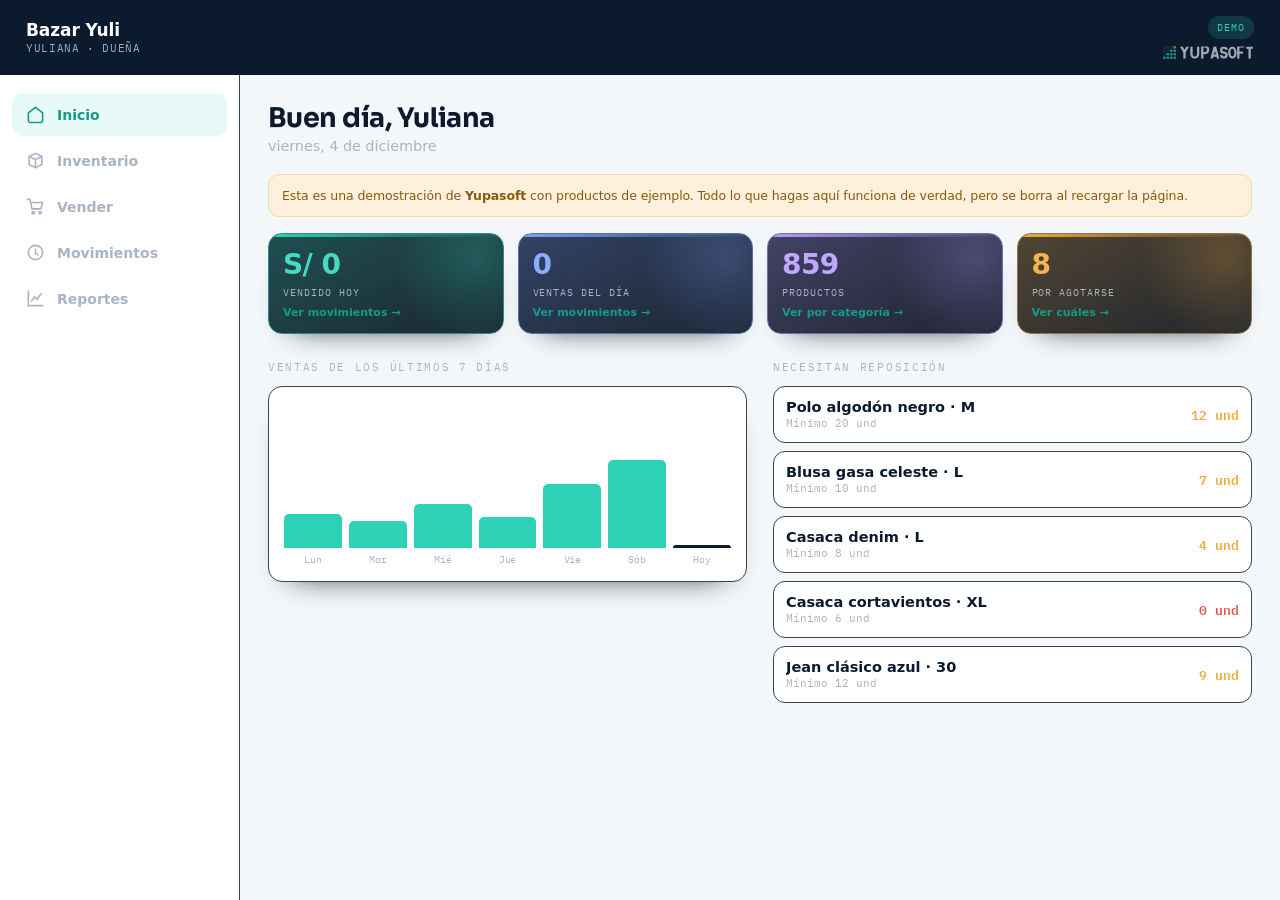
<file: demo.html>
<!DOCTYPE html>
<html lang="es">
<head>
<meta charset="utf-8">
<meta name="viewport" content="width=device-width, initial-scale=1, maximum-scale=1, user-scalable=no">
<meta name="theme-color" content="#0C1A2E">
<link rel="icon" type="image/svg+xml" href="favicon.svg">
<link rel="icon" type="image/png" sizes="32x32" href="favicon-32.png">
<link rel="icon" type="image/png" sizes="192x192" href="favicon-192.png">
<link rel="apple-touch-icon" href="favicon-180.png">
<title>Yupasoft — Demo del sistema de inventario y ventas</title>
<link href="https://fonts.googleapis.com/css2?family=Sora:wght@400;600;700&family=IBM+Plex+Mono:wght@400;600&display=swap" rel="stylesheet">
<style>
:root{
  --tinta:#0C1A2E; --panel:#152741; --borde:#E4EBF2;
  --turq:#2ED3B7; --turq-osc:#159C86; --ambar:#F2A93B; --rojo:#E0574E;
  --gris:#5A7086; --claro:#F4F7FA; --blanco:#fff;
  /* nombres que usa el kit de diseño (portal/vivo.css) */
  --acc:var(--turq-osc); --amb:var(--ambar); --bg:var(--claro); --card:var(--blanco); --card2:#EDF2F6; --bd:var(--borde); --tx:var(--tinta); --mute:var(--gris); --mal:var(--rojo);
  --sans:'Sora',system-ui,-apple-system,sans-serif; --mono:'IBM Plex Mono',ui-monospace,monospace;
}
*{box-sizing:border-box;margin:0;padding:0;-webkit-tap-highlight-color:transparent}
body{font-family:var(--sans);background:#0A1524;color:var(--tinta);overscroll-behavior:none}
button{font-family:inherit;cursor:pointer;border:0;background:none;color:inherit}
input,select{font-family:inherit;font-size:16px}

/* marco de celular en escritorio */
.marco{min-height:100vh;background:var(--claro);position:relative;display:flex;flex-direction:column}

/* cabecera */
.top{background:var(--tinta);color:#fff;padding:14px 18px;display:flex;align-items:center;justify-content:space-between;gap:12px;flex:none}
.top .neg{font-size:15px;font-weight:600;line-height:1.2}
.top .usr{font-family:var(--mono);font-size:10.5px;color:#9BB0C9;letter-spacing:.06em}
.top svg{height:20px}
.pill{background:rgba(46,211,183,.16);color:var(--turq);font-family:var(--mono);font-size:10px;letter-spacing:.1em;padding:5px 9px;border-radius:99px;white-space:nowrap}
.marca-top{display:flex;flex-direction:column;align-items:flex-end;gap:7px;flex:none}
.sello{display:block;opacity:.62}
.sello svg{height:10px;width:auto;display:block}
@media(min-width:900px){.sello svg{height:13px}}

/* cuerpo */
.cuerpo{flex:1;overflow-y:auto;padding:16px 16px 96px}
.vista{display:none}.vista.on{display:block}
h2{font-size:20px;font-weight:700;letter-spacing:-.02em;margin-bottom:3px}
.sub{font-size:13px;color:var(--gris);margin-bottom:16px}
.rot{font-family:var(--mono);font-size:10.5px;letter-spacing:.16em;color:var(--gris);margin:22px 0 10px}

/* tarjetas */
.card{background:var(--blanco);border:1px solid var(--borde);border-radius:14px;padding:15px}
.kpis{display:grid;grid-template-columns:1fr 1fr;gap:10px}
.kpi{background:var(--blanco);border:1px solid var(--borde);border-radius:14px;padding:14px}
.kpi b{display:block;font-size:23px;font-weight:700;letter-spacing:-.02em}
.kpi span{font-family:var(--mono);font-size:9.5px;letter-spacing:.1em;color:var(--gris)}
.kpi.ok b{color:var(--turq-osc)} .kpi.alerta b{color:var(--ambar)}

/* barras del gráfico */
.graf{display:flex;align-items:flex-end;gap:7px;height:104px;margin-top:6px}
.graf div{flex:1;display:flex;flex-direction:column;justify-content:flex-end;align-items:center;gap:5px}
.graf i{display:block;width:100%;background:var(--turq);border-radius:5px 5px 0 0;min-height:3px}
.graf i.hoy{background:var(--tinta)}
.graf small{font-family:var(--mono);font-size:9.5px;color:var(--gris)}

/* listas */
.item{display:flex;align-items:center;gap:12px;background:var(--blanco);border:1px solid var(--borde);border-radius:12px;padding:12px;margin-bottom:8px;width:100%;text-align:left}
.item .n{flex:1;min-width:0}
.item .n b{display:block;font-size:14.5px;font-weight:600;white-space:nowrap;overflow:hidden;text-overflow:ellipsis}
.item .n span{font-family:var(--mono);font-size:11px;color:var(--gris)}
.stock{font-family:var(--mono);font-size:13px;font-weight:600;color:var(--turq-osc);white-space:nowrap}
.stock.bajo{color:var(--ambar)} .stock.cero{color:var(--rojo)}
.chip{display:inline-block;font-family:var(--mono);font-size:9.5px;letter-spacing:.08em;padding:3px 7px;border-radius:5px;background:#EDF2F6;color:var(--gris)}
.chip.al{background:#FDF1DE;color:#8A5A0B}

/* buscador */
.buscar{display:flex;gap:8px;margin-bottom:12px}
.buscar input{flex:1;background:var(--blanco);border:1px solid var(--borde);border-radius:11px;padding:12px 13px;color:var(--tinta)}
.buscar input:focus{outline:none;border-color:var(--turq)}
.icobtn{background:var(--tinta);color:#fff;border-radius:11px;width:46px;display:grid;place-items:center;flex:none}
.tabs{display:flex;gap:6px;overflow-x:auto;padding-bottom:12px;scrollbar-width:none}
.tabs::-webkit-scrollbar{display:none}
.tab{font-size:12.5px;padding:7px 13px;border-radius:99px;background:var(--blanco);border:1px solid var(--borde);color:var(--gris);white-space:nowrap}
.tab.on{background:var(--tinta);color:#fff;border-color:var(--tinta)}

/* botones */
.btn{display:flex;align-items:center;justify-content:center;gap:8px;width:100%;padding:14px;border-radius:12px;font-size:15px;font-weight:600;transition:transform .12s}
.btn:active{transform:scale(.98)}
.btn-1{background:var(--turq);color:var(--tinta)}
.btn-2{background:var(--blanco);border:1px solid var(--borde);color:var(--tinta)}
.bt-xls{margin:-4px 0 16px}
.bt-xls:disabled{opacity:.6}
.btn-3{background:var(--tinta);color:#fff}
.btn:disabled{opacity:.4}

/* nav inferior */
.nav{position:fixed;bottom:0;left:0;right:0;background:var(--blanco);border-top:1px solid var(--borde);display:grid;grid-template-columns:repeat(5,1fr);padding:8px 4px calc(8px + env(safe-area-inset-bottom));z-index:20}
.nav button{display:flex;flex-direction:column;align-items:center;gap:3px;font-size:9.5px;color:var(--gris);padding:4px 0;font-weight:600}
.nav button.on{color:var(--turq-osc)}
.nav svg{width:21px;height:21px}

/* modal */
.modal{position:fixed;inset:0;background:rgba(8,18,32,.62);display:none;align-items:flex-end;justify-content:center;z-index:40}
.modal.on{display:flex}
.hoja{background:var(--claro);width:100%;max-width:430px;border-radius:20px 20px 0 0;padding:20px 18px calc(24px + env(safe-area-inset-bottom));max-height:88vh;overflow-y:auto;animation:sube .22s ease}
@keyframes sube{from{transform:translateY(30px);opacity:.4}}
.agarre{width:38px;height:4px;background:#CBD5E0;border-radius:2px;margin:0 auto 16px}
.pasos{display:flex;gap:10px;align-items:center;margin:14px 0}
.pasos button{width:46px;height:46px;border-radius:12px;background:var(--blanco);border:1px solid var(--borde);font-size:22px;font-weight:600;display:grid;place-items:center}
.pasos input{flex:1;text-align:center;font-family:var(--mono);font-size:22px;font-weight:600;border:1px solid var(--borde);border-radius:12px;padding:11px;background:var(--blanco)}

/* escaneo */
.scanbox{background:var(--tinta);border-radius:14px;height:180px;position:relative;overflow:hidden;display:grid;place-items:center;margin-bottom:14px}
.linea{position:absolute;left:12%;right:12%;height:2px;background:var(--turq);box-shadow:0 0 14px var(--turq);animation:barre 1.5s ease-in-out infinite}
@keyframes barre{0%,100%{top:22%}50%{top:76%}}
.marca-esq{position:absolute;width:34px;height:34px;border:3px solid var(--turq)}
.e1{top:16px;left:16px;border-right:0;border-bottom:0;border-radius:8px 0 0 0}
.e2{top:16px;right:16px;border-left:0;border-bottom:0;border-radius:0 8px 0 0}
.e3{bottom:16px;left:16px;border-right:0;border-top:0;border-radius:0 0 0 8px}
.e4{bottom:16px;right:16px;border-left:0;border-top:0;border-radius:0 0 8px 0}
.scanbox p{font-family:var(--mono);font-size:11px;color:#9BB0C9;letter-spacing:.08em;text-align:center;padding:0 20px}

/* venta */
.linea-carr{display:flex;align-items:center;gap:10px;padding:10px 0;border-bottom:1px solid var(--borde)}
.linea-carr b{flex:1;font-size:14px;font-weight:600}
.total{display:flex;justify-content:space-between;align-items:baseline;padding:14px 0 4px}
.total b{font-size:26px;font-weight:700;letter-spacing:-.02em}
.vacio{text-align:center;padding:34px 20px;color:var(--gris);font-size:14px;line-height:1.6}

/* ---------- ESCRITORIO ---------- */
@media(min-width:900px){
  .marco{height:100vh;overflow:hidden;
         display:grid;grid-template-columns:240px 1fr;grid-template-rows:auto 1fr;grid-template-areas:"top top" "nav cuerpo"}
  .top{grid-area:top;padding:16px 26px}
  .top .neg{font-size:17px}
  .nav{grid-area:nav;position:static;max-width:none;margin:0;bottom:auto;border-top:0;border-right:1px solid var(--borde);
       border-radius:0;display:flex;flex-direction:column;gap:3px;padding:18px 12px;align-content:start}
  .nav button{flex-direction:row;justify-content:flex-start;gap:12px;font-size:14px;padding:12px 14px;border-radius:10px}
  .nav button.on{background:rgba(46,211,183,.11)}
  .nav svg{width:19px;height:19px}
  .cuerpo{grid-area:cuerpo;padding:26px 28px 44px}
  .vista.on{display:grid;grid-template-columns:1fr 1fr;gap:0 26px;align-content:start}
  .ancho{grid-column:1/-1}
  h2{font-size:27px}
  .sub{font-size:14.5px;margin-bottom:20px}
  .kpis{grid-template-columns:repeat(4,1fr);gap:14px}
  .kpi b{font-size:28px}
  .graf{height:158px}
  .rot{margin:26px 0 12px}
  .lista-2{display:grid;grid-template-columns:1fr 1fr;gap:9px}
  .lista-2 .item{margin-bottom:0}
  .buscar input{font-size:15px}
  .modal{align-items:center}
  .hoja{max-width:540px;border-radius:18px;max-height:86vh;padding:24px}
  .toast{bottom:34px}
  .btn{width:auto;min-width:210px;padding:13px 26px}
  .acciones-ficha{display:grid;grid-template-columns:1fr;gap:9px}
  .acciones-ficha .btn{width:100%}
}

@media(min-width:1500px){.lista-2{grid-template-columns:repeat(3,1fr)}}

/* aviso demo */
.aviso{background:#FDF1DE;border:1px solid #F5D9A6;border-radius:11px;padding:11px 13px;font-size:12.5px;line-height:1.55;color:#8A5A0B;margin-bottom:16px}
.toast{position:fixed;bottom:96px;left:50%;transform:translateX(-50%);background:var(--tinta);color:#fff;font-size:13.5px;font-weight:600;padding:12px 20px;border-radius:99px;z-index:60;opacity:0;pointer-events:none;transition:opacity .25s;white-space:nowrap}
.toast.on{opacity:1}
/* Con el kit de diseño (portal/vivo.css): respuesta al cursor, ventanas animadas y gráficos */
.vv :is(.item,.card,.tab,.btn,.nav button,.icobtn){transition:transform .18s cubic-bezier(.2,.8,.2,1),box-shadow .2s,border-color .2s,background-color .2s,color .2s}
.vv button.item:hover{transform:translateY(-2px);border-color:var(--turq);box-shadow:0 14px 26px -16px rgba(12,26,46,.4)}
.vv button.item:active{transform:scale(.985)}
.vv .btn:not(:disabled):hover{transform:translateY(-1px)}
.vv .btn-1{position:relative;overflow:hidden;box-shadow:0 10px 22px -12px var(--turq-osc)}
.vv .tab:hover{border-color:var(--turq);color:var(--tinta)}
.vv .nav button.on svg{animation:vvSalto .5s cubic-bezier(.3,1.6,.5,1)}
.vv-entra .graf i{transform-origin:50% 100%;animation:vvCrece .8s cubic-bezier(.2,.9,.3,1) both}
.vv .modal.on{animation:vvVelo .22s both}
.vv .modal.on .hoja{animation:vvVent .34s cubic-bezier(.2,.9,.3,1) both}
.kpi{cursor:pointer;text-align:left;width:100%;font:inherit;color:inherit}
.kpi small{display:block;margin-top:6px;font-size:11px;font-weight:600;color:var(--turq-osc)}
</style>
<link rel="stylesheet" href="portal/vivo.css">
</head>
<body>

<div class="marco">
  <div class="top">
    <div>
      <div class="neg" id="negocio">Bazar Yuli</div>
      <div class="usr" id="usuario">YULIANA · DUEÑA</div>
    </div>
    <div class="marca-top">
      <span class="pill">DEMO</span>
      <a class="sello" href="index.html" aria-label="Yupasoft"><svg viewBox="0 0 711 101" xmlns="http://www.w3.org/2000/svg" role="img" aria-label="Yupasoft"><rect x="1.6" y="1.6" width="16.8" height="16.8" rx="4.5" fill="none" stroke="#FFFFFF" stroke-width="3.2" opacity="0.34"/>
<rect x="1.6" y="28.6" width="16.8" height="16.8" rx="4.5" fill="none" stroke="#FFFFFF" stroke-width="3.2" opacity="0.34"/>
<rect x="1.6" y="55.6" width="16.8" height="16.8" rx="4.5" fill="none" stroke="#FFFFFF" stroke-width="3.2" opacity="0.34"/>
<rect x="0" y="81" width="20" height="20" rx="5.5" fill="#2ED3B7"/>
<rect x="28.6" y="1.6" width="16.8" height="16.8" rx="4.5" fill="none" stroke="#FFFFFF" stroke-width="3.2" opacity="0.34"/>
<rect x="28.6" y="28.6" width="16.8" height="16.8" rx="4.5" fill="none" stroke="#FFFFFF" stroke-width="3.2" opacity="0.34"/>
<rect x="27" y="54" width="20" height="20" rx="5.5" fill="#2ED3B7"/>
<rect x="27" y="81" width="20" height="20" rx="5.5" fill="#2ED3B7"/>
<rect x="55.6" y="1.6" width="16.8" height="16.8" rx="4.5" fill="none" stroke="#FFFFFF" stroke-width="3.2" opacity="0.34"/>
<rect x="54" y="27" width="20" height="20" rx="5.5" fill="#2ED3B7"/>
<rect x="54" y="54" width="20" height="20" rx="5.5" fill="#2ED3B7"/>
<rect x="54" y="81" width="20" height="20" rx="5.5" fill="#2ED3B7"/>
<rect x="81" y="0" width="20" height="20" rx="5.5" fill="#F2A93B"/>
<rect x="81" y="27" width="20" height="20" rx="5.5" fill="#2ED3B7"/>
<rect x="81" y="54" width="20" height="20" rx="5.5" fill="#2ED3B7"/>
<rect x="81" y="81" width="20" height="20" rx="5.5" fill="#2ED3B7"/><defs><clipPath id="capdm"><rect x="-14" y="0" width="82" height="96"/></clipPath></defs>
<g transform="translate(141,3)" clip-path="url(#capdm)"><path d="M0,0 L26,44 L52,0" fill="none" stroke="#FFFFFF" stroke-width="18" stroke-linecap="butt" stroke-linejoin="miter" stroke-miterlimit="8"/><path d="M26,44 L26,96" fill="none" stroke="#FFFFFF" stroke-width="18" stroke-linecap="butt" stroke-linejoin="miter" stroke-miterlimit="8"/></g>
<g transform="translate(221,3)" clip-path="url(#capdm)"><path d="M0,0 L0,57 A26,30 0 0 0 52,57 L52,0" fill="none" stroke="#FFFFFF" stroke-width="18" stroke-linecap="butt" stroke-linejoin="miter" stroke-miterlimit="8"/></g>
<g transform="translate(305,3)" clip-path="url(#capdm)"><path d="M0,96 L0,0 L20,0 A26,26 0 0 1 20,52 L0,52" fill="none" stroke="#FFFFFF" stroke-width="18" stroke-linecap="butt" stroke-linejoin="miter" stroke-miterlimit="8"/></g>
<g transform="translate(377,3)" clip-path="url(#capdm)"><path d="M0,96 L26,0 L52,96" fill="none" stroke="#FFFFFF" stroke-width="18" stroke-linecap="butt" stroke-linejoin="miter" stroke-miterlimit="8"/><path d="M9,72 L43,72" fill="none" stroke="#FFFFFF" stroke-width="18" stroke-linecap="butt" stroke-linejoin="miter" stroke-miterlimit="8"/></g>
<g transform="translate(447,3)" clip-path="url(#capdm)"><path d="M47,28.5 A21,19.5 0 1 0 26,48 A21,19.5 0 1 1 5,67.5" fill="none" stroke="#FFFFFF" stroke-width="18" stroke-linecap="butt" stroke-linejoin="miter" stroke-miterlimit="8"/></g>
<g transform="translate(513,3)" clip-path="url(#capdm)"><path d="M2,48 A24,39 0 0 1 50,48 A24,39 0 0 1 2,48 Z" fill="none" stroke="#FFFFFF" stroke-width="18" stroke-linecap="butt" stroke-linejoin="miter" stroke-miterlimit="8"/></g>
<g transform="translate(585,3)" clip-path="url(#capdm)"><path d="M0,96 L0,0 L46,0" fill="none" stroke="#FFFFFF" stroke-width="18" stroke-linecap="butt" stroke-linejoin="miter" stroke-miterlimit="8"/><path d="M0,48 L36,48" fill="none" stroke="#FFFFFF" stroke-width="18" stroke-linecap="butt" stroke-linejoin="miter" stroke-miterlimit="8"/></g>
<g transform="translate(647,3)" clip-path="url(#capdm)"><path d="M0,9 L52,9" fill="none" stroke="#FFFFFF" stroke-width="18" stroke-linecap="butt" stroke-linejoin="miter" stroke-miterlimit="8"/><path d="M26,9 L26,96" fill="none" stroke="#FFFFFF" stroke-width="18" stroke-linecap="butt" stroke-linejoin="miter" stroke-miterlimit="8"/></g></svg></a>
    </div>
  </div>

  <div class="cuerpo" id="cuerpo">

    <!-- INICIO -->
    <div class="vista on" id="v-inicio">
      <div class="ancho">
        <h2>Buen día, Yuliana</h2>
        <p class="sub" id="fecha-hoy"></p>
        <div class="aviso">Esta es una demostración de <b>Yupasoft</b> con productos de ejemplo. Todo lo que hagas aquí funciona de verdad, pero se borra al recargar la página.</div>
      </div>

      <div class="kpis ancho">
        <button class="kpi ok" onclick="ver('movs')"><b id="k-vendido">S/ 0</b><span>VENDIDO HOY</span><small>Ver movimientos →</small></button>
        <button class="kpi" onclick="ver('movs')"><b id="k-ventas">0</b><span>VENTAS DEL DÍA</span><small>Ver movimientos →</small></button>
        <button class="kpi" onclick="verCat('Todas')"><b id="k-productos">0</b><span>PRODUCTOS</span><small>Ver por categoría →</small></button>
        <button class="kpi alerta" onclick="verBajos()"><b id="k-agotarse">0</b><span>POR AGOTARSE</span><small>Ver cuáles →</small></button>
      </div>

      <section>
        <p class="rot">VENTAS DE LOS ÚLTIMOS 7 DÍAS</p>
        <div class="card"><div class="graf" id="graf"></div></div>
      </section>

      <section>
        <p class="rot">NECESITAN REPOSICIÓN</p>
        <div id="alertas"></div>
      </section>
    </div>

    <!-- INVENTARIO -->
    <div class="vista" id="v-inventario">
      <div class="ancho">
      <h2>Inventario</h2>
      <p class="sub" id="conteo-inv"></p>
      <button class="btn btn-2 bt-xls" data-xls>⬇ Descargar Excel</button>
      </div>
      <div class="buscar ancho">
        <input id="q" type="search" placeholder="Buscar producto o código" autocomplete="off">
        <button class="icobtn" id="btn-scan-inv" aria-label="Escanear código">
          <svg width="20" height="20" viewBox="0 0 24 24" fill="none" stroke="currentColor" stroke-width="2" stroke-linecap="round"><path d="M3 8V5a2 2 0 0 1 2-2h3M16 3h3a2 2 0 0 1 2 2v3M21 16v3a2 2 0 0 1-2 2h-3M8 21H5a2 2 0 0 1-2-2v-3M7 12h10"/></svg>
        </button>
      </div>
      <div class="tabs ancho" id="tabs"></div>
      <div class="ancho lista-2" id="lista"></div>
    </div>

    <!-- VENDER -->
    <div class="vista" id="v-vender">
      <div class="ancho">
      <h2>Nueva venta</h2>
      <p class="sub">Agrega productos y confirma. El stock se descuenta solo.</p>
      </div>
      <section>
      <div class="buscar">
        <input id="qv" type="search" placeholder="Buscar para agregar" autocomplete="off">
        <button class="icobtn" id="btn-scan-venta" aria-label="Escanear código">
          <svg width="20" height="20" viewBox="0 0 24 24" fill="none" stroke="currentColor" stroke-width="2" stroke-linecap="round"><path d="M3 8V5a2 2 0 0 1 2-2h3M16 3h3a2 2 0 0 1 2 2v3M21 16v3a2 2 0 0 1-2 2h-3M8 21H5a2 2 0 0 1-2-2v-3M7 12h10"/></svg>
        </button>
      </div>
      <div id="sugerencias"></div>
      </section>
      <section>
      <p class="rot">EN ESTA VENTA</p>
      <div class="card" id="carrito"></div>
      <div style="margin-top:12px"><button class="btn btn-1" id="btn-cobrar" disabled>Cobrar</button></div>
      </section>
    </div>

    <!-- MOVIMIENTOS -->
    <div class="vista" id="v-movs">
      <div class="ancho">
      <h2>Movimientos</h2>
      <p class="sub">Todo lo que entró y salió, con quién lo hizo.</p>
      <button class="btn btn-2 bt-xls" data-xls>⬇ Descargar Excel</button>
      </div>
      <div class="ancho lista-2" id="movs"></div>
    </div>

    <!-- REPORTES -->
    <div class="vista" id="v-reportes">
      <div class="ancho">
      <h2>Reportes</h2>
      <p class="sub">Lo que tus números te están diciendo.</p>
      <button class="btn btn-2 bt-xls" data-xls>⬇ Descargar Excel</button>
      </div>
      <section>
        <p class="rot">LOS QUE MÁS SE VENDEN</p>
        <div id="top"></div>
      </section>
      <section>
        <p class="rot">PARADOS HACE MÁS DE 30 DÍAS</p>
        <div id="parados"></div>
      </section>
      <section class="ancho">
        <p class="rot">TU INVENTARIO POR CATEGORÍA</p>
        <div class="card" id="dona-cat"></div>
      </section>
      <div class="ancho">
      <p class="rot">VALOR DE TU INVENTARIO</p>
      <div class="card">
        <div style="display:flex;justify-content:space-between;align-items:baseline">
          <span style="font-size:13.5px;color:var(--gris)">Costo de lo que tienes en tienda</span>
          <b style="font-size:22px;font-weight:700" id="valor-inv">S/ 0</b>
        </div>
        <p style="font-size:12.5px;color:var(--gris);line-height:1.55;margin-top:10px">Es la suma de precio por cantidad de cada producto. Ese es el dinero que hoy está inmovilizado en tu tienda.</p>
      </div>
      </div>
    </div>

  </div>

  <div class="nav">
    <button class="on" data-v="inicio"><svg viewBox="0 0 24 24" fill="none" stroke="currentColor" stroke-width="2" stroke-linecap="round"><path d="m3 10 9-7 9 7v10a2 2 0 0 1-2 2H5a2 2 0 0 1-2-2z"/></svg>Inicio</button>
    <button data-v="inventario"><svg viewBox="0 0 24 24" fill="none" stroke="currentColor" stroke-width="2" stroke-linecap="round"><path d="M20 7 12 3 4 7v10l8 4 8-4V7z"/><path d="m4 7 8 4 8-4M12 21V11"/></svg>Inventario</button>
    <button data-v="vender"><svg viewBox="0 0 24 24" fill="none" stroke="currentColor" stroke-width="2" stroke-linecap="round"><circle cx="9" cy="20" r="1.5"/><circle cx="18" cy="20" r="1.5"/><path d="M2 3h3l2.5 12h11L21 7H6"/></svg>Vender</button>
    <button data-v="movs"><svg viewBox="0 0 24 24" fill="none" stroke="currentColor" stroke-width="2" stroke-linecap="round"><path d="M12 8v5l3 2"/><circle cx="12" cy="12" r="9"/></svg>Movimientos</button>
    <button data-v="reportes"><svg viewBox="0 0 24 24" fill="none" stroke="currentColor" stroke-width="2" stroke-linecap="round"><path d="M3 3v18h18M7 15l4-5 3 3 5-7"/></svg>Reportes</button>
  </div>
</div>

<div class="modal" id="modal"><div class="hoja" id="hoja"></div></div>
<div class="toast" id="toast"></div>

<script src="portal/vivo.js"></script>
<script>
var P = [
 {id:1, n:"Polo algodón blanco", v:"M", c:"Polos", p:35, s:126, min:20, cod:"7501234567890", d:0},
 {id:2, n:"Polo algodón blanco", v:"L", c:"Polos", p:35, s:84, min:20, cod:"7501234567891", d:1},
 {id:3, n:"Polo algodón negro", v:"M", c:"Polos", p:35, s:12, min:20, cod:"7501234567892", d:0},
 {id:4, n:"Polo estampado flores", v:"S", c:"Polos", p:42, s:38, min:15, cod:"7501234567893", d:2},
 {id:5, n:"Blusa gasa celeste", v:"M", c:"Blusas", p:59, s:23, min:10, cod:"7501234567894", d:1},
 {id:6, n:"Blusa gasa celeste", v:"L", c:"Blusas", p:59, s:7, min:10, cod:"7501234567895", d:3},
 {id:7, n:"Blusa manga larga crema", v:"M", c:"Blusas", p:65, s:31, min:10, cod:"7501234567896", d:0},
 {id:8, n:"Casaca denim", v:"L", c:"Casacas", p:149, s:4, min:8, cod:"7756009911234", d:2},
 {id:9, n:"Casaca denim", v:"M", c:"Casacas", p:149, s:11, min:8, cod:"7756009911235", d:5},
 {id:10,n:"Casaca cortavientos", v:"XL", c:"Casacas", p:129, s:0, min:6, cod:"7756009911236", d:9},
 {id:11,n:"Pantalón drill beige", v:"32", c:"Pantalones", p:89, s:61, min:15, cod:"7501122334455", d:0},
 {id:12,n:"Pantalón drill beige", v:"34", c:"Pantalones", p:89, s:44, min:15, cod:"7501122334456", d:1},
 {id:13,n:"Jean clásico azul", v:"30", c:"Pantalones", p:99, s:9, min:12, cod:"7501122334457", d:4},
 {id:14,n:"Jean clásico azul", v:"32", c:"Pantalones", p:99, s:27, min:12, cod:"7501122334458", d:0},
 {id:15,n:"Falda plisada negra", v:"S", c:"Faldas", p:75, s:16, min:8, cod:"7509988776655", d:6},
 {id:16,n:"Falda jean corta", v:"M", c:"Faldas", p:69, s:3, min:8, cod:"7509988776656", d:2},
 {id:17,n:"Vestido floreado", v:"M", c:"Vestidos", p:119, s:14, min:6, cod:"7504455667788", d:1},
 {id:18,n:"Vestido casual liso", v:"L", c:"Vestidos", p:109, s:2, min:6, cod:"7504455667789", d:8},
 {id:19,n:"Chompa lana gris", v:"M", c:"Chompas", p:95, s:48, min:12, cod:"7503322114455", d:34},
 {id:20,n:"Chompa lana gris", v:"L", c:"Chompas", p:95, s:52, min:12, cod:"7503322114456", d:41},
 {id:21,n:"Chompa cuello alto", v:"S", c:"Chompas", p:105, s:29, min:10, cod:"7503322114457", d:38},
 {id:22,n:"Short playero", v:"M", c:"Shorts", p:49, s:73, min:15, cod:"7507788990011", d:0},
 {id:23,n:"Short playero", v:"L", c:"Shorts", p:49, s:5, min:15, cod:"7507788990012", d:2},
 {id:24,n:"Medias pack x3", v:"UNI", c:"Accesorios", p:19, s:140, min:30, cod:"7501010101010", d:0}
];
var HIST = [
 {d:"Lun", v:1240},{d:"Mar", v:980},{d:"Mié", v:1615},{d:"Jue", v:1120},{d:"Vie", v:2340},{d:"Sáb", v:3180}
];
var MOV = [
 {t:"salida", txt:"Venta · 3 productos", u:"Marco", h:"11:42", m:-3},
 {t:"entrada", txt:"Ingreso mercadería · Polos", u:"Yuliana", h:"09:15", m:60},
 {t:"ajuste", txt:"Ajuste por conteo · Blusas", u:"Yuliana", h:"08:50", m:-2},
 {t:"salida", txt:"Venta · 1 producto", u:"Marco", h:"08:31", m:-1}
];
var VENTAS_HOY = 0, N_VENTAS = 0, CARRITO = [], TOP = {}, CAT = "Todas";

function S(n){ return "S/ " + Math.round(n).toLocaleString("es-PE"); }
function $(id){ return document.getElementById(id); }
function toast(t){ var e=$("toast"); e.textContent=t; e.classList.add("on"); setTimeout(function(){e.classList.remove("on")},1900); }
function nivel(p){ if(p.s===0) return "cero"; if(p.s<=p.min) return "bajo"; return ""; }

function pintarInicio(){
  $("k-vendido").textContent = S(VENTAS_HOY);
  $("k-ventas").textContent = N_VENTAS;
  $("k-productos").textContent = P.reduce(function(a,p){return a+p.s},0).toLocaleString("es-PE");
  var bajos = P.filter(function(p){return p.s<=p.min});
  $("k-agotarse").textContent = bajos.length;

  var datos = HIST.concat([{d:"Hoy", v:VENTAS_HOY}]);
  var max = Math.max.apply(null, datos.map(function(x){return x.v})) || 1;
  $("graf").innerHTML = datos.map(function(x,i){
    return '<div><i class="'+(i===datos.length-1?"hoy":"")+'" style="height:'+Math.max(3,x.v/max*88)+'px"></i><small>'+x.d+'</small></div>';
  }).join("");

  $("alertas").innerHTML = bajos.length ? bajos.slice(0,5).map(function(p){
    return '<button class="item" onclick="ficha('+p.id+')"><div class="n"><b>'+p.n+' · '+p.v+'</b><span>Mínimo '+p.min+' und</span></div><span class="stock '+nivel(p)+'">'+p.s+' und</span></button>';
  }).join("") : '<div class="card vacio">Todo con stock suficiente.</div>';
}

function pintarInventario(){
  var q = ($("q").value||"").toLowerCase().trim();
  var cats = ["Todas"].concat(P.map(function(p){return p.c}).filter(function(v,i,a){return a.indexOf(v)===i}));
  $("tabs").innerHTML = cats.map(function(c){
    return '<button class="tab '+(c===CAT?"on":"")+'" onclick="CAT=\''+c+'\';pintarInventario()">'+c+'</button>';
  }).join("");
  var lista = P.filter(function(p){
    var okc = CAT==="Todas" || p.c===CAT;
    var okq = !q || (p.n+" "+p.v+" "+p.cod).toLowerCase().indexOf(q)>=0;
    return okc && okq;
  });
  $("conteo-inv").textContent = lista.length + " de " + P.length + " productos";
  $("lista").innerHTML = lista.length ? lista.map(function(p){
    return '<button class="item" onclick="ficha('+p.id+')"><div class="n"><b>'+p.n+' · '+p.v+'</b><span>'+S(p.p)+' · '+p.cod+'</span></div><span class="stock '+nivel(p)+'">'+p.s+' und</span></button>';
  }).join("") : '<div class="card vacio">No hay productos que coincidan con esa búsqueda.</div>';
}

function ficha(id){
  var p = P.filter(function(x){return x.id===id})[0];
  $("hoja").innerHTML =
   '<div class="agarre"></div>'+
   '<h2>'+p.n+'</h2><p class="sub">Talla '+p.v+' · '+p.c+' · '+p.cod+'</p>'+
   '<div class="kpis"><div class="kpi"><b>'+p.s+'</b><span>EN STOCK</span></div><div class="kpi"><b>'+S(p.p)+'</b><span>PRECIO</span></div></div>'+
   '<p class="rot">AJUSTAR CANTIDAD</p>'+
   '<div class="pasos"><button onclick="paso(-1)">−</button><input id="cant" type="number" value="1" min="1"><button onclick="paso(1)">+</button></div>'+
   '<div class="acciones-ficha">'+
     '<button class="btn btn-1" onclick="mover('+id+',1)">Ingresar mercadería</button>'+
     '<button class="btn btn-2" onclick="mover('+id+',-1)">Registrar salida o merma</button>'+
     '<button class="btn btn-3" onclick="agregar('+id+');cerrar()">Agregar a la venta</button>'+
   '</div>'+
   '<p style="font-size:12.5px;color:var(--gris);line-height:1.55;margin-top:14px">Cada movimiento queda registrado con tu nombre y la hora.</p>';
  $("modal").classList.add("on");
}
function paso(d){ var i=$("cant"); i.value = Math.max(1,(parseInt(i.value)||1)+d); }
function mover(id, signo){
  var p = P.filter(function(x){return x.id===id})[0];
  var c = parseInt($("cant").value)||1;
  if(signo<0 && c>p.s){ toast("No puedes sacar más de lo que hay"); return; }
  p.s += signo*c; p.d = 0;
  MOV.unshift({t:signo>0?"entrada":"ajuste", txt:(signo>0?"Ingreso":"Salida")+" · "+p.n+" "+p.v, u:"Yuliana", h:hora(), m:signo*c});
  cerrar(); pintarTodo(); toast(signo>0 ? "Ingresaron "+c+" und" : "Salieron "+c+" und");
}
function cerrar(){ $("modal").classList.remove("on"); }
function hora(){ var d=new Date(); return String(d.getHours()).padStart(2,"0")+":"+String(d.getMinutes()).padStart(2,"0"); }

function buscarVenta(){
  var q = ($("qv").value||"").toLowerCase().trim();
  if(!q){ $("sugerencias").innerHTML=""; return; }
  var r = P.filter(function(p){ return (p.n+" "+p.v+" "+p.cod).toLowerCase().indexOf(q)>=0 && p.s>0 }).slice(0,5);
  $("sugerencias").innerHTML = r.length ? r.map(function(p){
    return '<button class="item" onclick="agregar('+p.id+')"><div class="n"><b>'+p.n+' · '+p.v+'</b><span>'+S(p.p)+' · quedan '+p.s+'</span></div><span class="stock">+</span></button>';
  }).join("") : '<div class="card vacio">Sin resultados con stock disponible.</div>';
}
function agregar(id){
  var p = P.filter(function(x){return x.id===id})[0];
  if(p.s<=0){ toast("Sin stock"); return; }
  var l = CARRITO.filter(function(x){return x.id===id})[0];
  if(l){ if(l.q>=p.s){ toast("Solo quedan "+p.s); return; } l.q++; }
  else CARRITO.push({id:id, q:1});
  $("qv").value=""; $("sugerencias").innerHTML="";
  ver("vender"); pintarCarrito(); toast("Agregado");
}
function quitar(id){ CARRITO = CARRITO.filter(function(x){return x.id!==id}); pintarCarrito(); }
function pintarCarrito(){
  var tot = 0;
  $("carrito").innerHTML = CARRITO.length ? CARRITO.map(function(l){
    var p = P.filter(function(x){return x.id===l.id})[0];
    tot += p.p*l.q;
    return '<div class="linea-carr"><b>'+p.n+' · '+p.v+'</b><span class="chip">x'+l.q+'</span><span class="stock">'+S(p.p*l.q)+'</span><button onclick="quitar('+l.id+')" aria-label="Quitar" style="color:var(--rojo);font-size:19px;padding:0 4px">×</button></div>';
  }).join("") + '<div class="total"><span style="font-size:13.5px;color:var(--gris)">Total a cobrar</span><b>'+S(tot)+'</b></div>'
   : '<div class="vacio">Busca un producto arriba o escanea su código para empezar la venta.</div>';
  $("btn-cobrar").disabled = CARRITO.length===0;
  $("btn-cobrar").textContent = CARRITO.length ? "Cobrar "+S(tot) : "Cobrar";
}
function cobrar(){
  var tot=0, n=0;
  CARRITO.forEach(function(l){
    var p = P.filter(function(x){return x.id===l.id})[0];
    p.s -= l.q; p.d = 0; tot += p.p*l.q; n += l.q;
    TOP[p.id] = (TOP[p.id]||0) + l.q;
  });
  VENTAS_HOY += tot; N_VENTAS++;
  MOV.unshift({t:"salida", txt:"Venta · "+n+" producto"+(n>1?"s":""), u:"Yuliana", h:hora(), m:-n});
  CARRITO = [];
  pintarTodo(); ver("inicio"); toast("Venta registrada por "+S(tot));
}

function pintarMovs(){
  $("movs").innerHTML = MOV.map(function(m){
    var col = m.m>0 ? "var(--turq-osc)" : "var(--rojo)";
    return '<div class="item"><div class="n"><b>'+m.txt+'</b><span>'+m.u+' · '+m.h+'</span></div><span class="stock" style="color:'+col+'">'+(m.m>0?"+":"")+m.m+'</span></div>';
  }).join("");
}
function pintarReportes(){
  var ids = Object.keys(TOP).sort(function(a,b){return TOP[b]-TOP[a]}).slice(0,5);
  $("top").innerHTML = ids.length ? ids.map(function(id){
    var p = P.filter(function(x){return x.id==id})[0];
    return '<div class="item"><div class="n"><b>'+p.n+' · '+p.v+'</b><span>'+S(p.p*TOP[id])+' vendidos hoy</span></div><span class="stock">'+TOP[id]+' und</span></div>';
  }).join("") : '<div class="card vacio">Registra algunas ventas y aquí aparecerá qué se mueve más.</div>';

  var q = P.filter(function(p){return p.d>=30}).sort(function(a,b){return b.d-a.d});
  $("parados").innerHTML = q.length ? q.map(function(p){
    return '<div class="item"><div class="n"><b>'+p.n+' · '+p.v+'</b><span>'+S(p.p*p.s)+' inmovilizados</span></div><span class="chip al">'+p.d+' días</span></div>';
  }).join("") : '<div class="card vacio">Todo tu inventario ha tenido movimiento reciente.</div>';

  $("valor-inv").textContent = S(P.reduce(function(a,p){return a+p.p*p.s},0));
  if (window.Vivo) {
    var g = {}; P.forEach(function(p){ g[p.c] = (g[p.c]||0) + p.p*p.s; });
    $("dona-cat").innerHTML = Vivo.dona(Object.keys(g).map(function(c){ return {n:c, v:g[c], a:'onclick="verCat(\''+c+'\')"'}; }), S(P.reduce(function(a,p){return a+p.p*p.s},0)), "en mercadería", S);
  } else $("dona-cat").parentNode.style.display = "none";
}
/* Ventanas que se abren al tocar un indicador o un trozo de la dona */
function listaVentana(titulo, sub, lista){
  $("hoja").innerHTML = '<div class="agarre"></div><h2>'+titulo+'</h2><p class="sub">'+sub+'</p>'+
    (lista.length ? lista.map(function(p){ return '<button class="item" onclick="ficha('+p.id+')"><div class="n"><b>'+p.n+' · '+p.v+'</b><span>'+S(p.p)+' · '+p.c+'</span></div><span class="stock '+nivel(p)+'">'+p.s+' und</span></button>'; }).join("") : '<div class="card vacio">No hay productos aquí.</div>')+
    '<div style="margin-top:12px"><button class="btn btn-2" onclick="cerrar()">Cerrar</button></div>';
  $("modal").classList.add("on");
}
function verCat(c){
  if (c === "Todas") {
    var g = {}; P.forEach(function(p){ (g[p.c] = g[p.c] || []).push(p); });
    $("hoja").innerHTML = '<div class="agarre"></div><h2>Tus productos por categoría</h2><p class="sub">'+P.length+' productos. Toca una categoría para ver los suyos.</p>'+
      (window.Vivo ? Vivo.barrasH(Object.keys(g).map(function(k){ return {n:k, v:g[k].reduce(function(a,p){return a+p.p*p.s},0), t:S(g[k].reduce(function(a,p){return a+p.p*p.s},0)), s:g[k].length+' productos · '+g[k].reduce(function(a,p){return a+p.s},0)+' und', a:'onclick="verCat(\''+k+'\')"'}; }).sort(function(a,b){return b.v-a.v})) : '')+
      '<div style="margin-top:12px"><button class="btn btn-2" onclick="cerrar()">Cerrar</button></div>';
    $("modal").classList.add("on"); return;
  }
  var l = P.filter(function(p){return p.c===c}).sort(function(a,b){return b.p*b.s-a.p*a.s});
  listaVentana(c, l.length+' productos · '+S(l.reduce(function(a,p){return a+p.p*p.s},0))+' en mercadería', l);
}
function verBajos(){
  var l = P.filter(function(p){return p.s<=p.min});
  listaVentana("Por agotarse", l.length ? l.length+' productos agotados o bajo su mínimo. Toca uno para reponerlo.' : 'Todo con stock suficiente.', l);
}

/* Excel con el formato Yupasoft (el mismo generador del portal) */
function bajarExcel(bt){
  var bts = document.querySelectorAll("[data-xls]");
  bts.forEach(function(b){ b.disabled = true; });
  var listo = window.YupaExcel ? Promise.resolve() : new Promise(function(ok, mal){
    var sc = document.createElement("script"); sc.src = "portal/exportar-excel.js";
    sc.onload = ok; sc.onerror = function(){ mal(new Error("sin internet")); }; document.head.appendChild(sc);
  });
  var estado = function(p){ return p.s===0 ? "Agotado" : p.s<=p.min ? "Por agotarse" : "Con stock"; };
  var f = new Date(), dos = function(n){ return (n<10?"0":"")+n; };
  listo.then(function(){
    return YupaExcel.descargar({
      archivo: "Yupasoft_Inventario-demo_" + f.getFullYear() + "-" + dos(f.getMonth()+1) + "-" + dos(f.getDate()),
      hojas: [
        { nombre: "Inventario", titulo: "Inventario · datos de demostración",
          columnas: [{clave:"n",titulo:"Producto"},{clave:"v",titulo:"Talla"},{clave:"c",titulo:"Categoría"},{clave:"cod",titulo:"Código",tipo:"texto"},
                     {clave:"p",titulo:"Precio",tipo:"moneda"},{clave:"s",titulo:"Stock",tipo:"entero"},{clave:"min",titulo:"Mínimo",tipo:"entero"},
                     {clave:"est",titulo:"Estado"},{clave:"val",titulo:"Valor en tienda",tipo:"moneda"},{clave:"d",titulo:"Días sin moverse",tipo:"entero"}],
          filas: P.map(function(p){ return {n:p.n, v:p.v, c:p.c, cod:p.cod, p:p.p, s:p.s, min:p.min, est:estado(p), val:p.p*p.s, d:p.d}; }) },
        { nombre: "Movimientos", titulo: "Movimientos de hoy · datos de demostración",
          columnas: [{clave:"h",titulo:"Hora"},{clave:"t",titulo:"Tipo"},{clave:"txt",titulo:"Detalle"},{clave:"u",titulo:"Usuario"},{clave:"m",titulo:"Unidades",tipo:"entero"}],
          filas: MOV.map(function(m){ return {h:m.h, t:m.t.charAt(0).toUpperCase()+m.t.slice(1), txt:m.txt, u:m.u, m:m.m}; }) },
        { nombre: "Más vendidos", titulo: "Lo que más se vendió hoy · datos de demostración",
          columnas: [{clave:"n",titulo:"Producto"},{clave:"v",titulo:"Talla"},{clave:"q",titulo:"Unidades",tipo:"entero"},{clave:"tot",titulo:"Vendido",tipo:"moneda"}],
          filas: Object.keys(TOP).sort(function(a,b){return TOP[b]-TOP[a]}).map(function(id){ var p = P.filter(function(x){return x.id==id})[0]; return {n:p.n, v:p.v, q:TOP[id], tot:p.p*TOP[id]}; }) },
        { nombre: "Parados", titulo: "Parados hace más de 30 días · datos de demostración",
          columnas: [{clave:"n",titulo:"Producto"},{clave:"v",titulo:"Talla"},{clave:"d",titulo:"Días sin moverse",tipo:"entero"},{clave:"s",titulo:"Stock",tipo:"entero"},{clave:"val",titulo:"Dinero inmovilizado",tipo:"moneda"}],
          filas: P.filter(function(p){return p.d>=30}).sort(function(a,b){return b.d-a.d}).map(function(p){ return {n:p.n, v:p.v, d:p.d, s:p.s, val:p.p*p.s}; }) }
      ]
    });
  }).then(function(){ toast("Excel descargado"); })
    .catch(function(){ toast("No se pudo preparar el Excel. Revisa tu internet."); })
    .then(function(){ bts.forEach(function(b){ b.disabled = false; }); });
}

function escanear(destino){
  $("hoja").innerHTML =
   '<div class="agarre"></div><h2>Escanear código</h2><p class="sub">Apunta la cámara al código de barras del producto.</p>'+
   '<div class="scanbox"><span class="marca-esq e1"></span><span class="marca-esq e2"></span><span class="marca-esq e3"></span><span class="marca-esq e4"></span><span class="linea"></span><p>BUSCANDO CÓDIGO…</p></div>'+
   '<p style="font-size:12.5px;color:var(--gris);line-height:1.55">En la demostración el código se simula. En el sistema real usa la cámara del celular.</p>';
  $("modal").classList.add("on");
  setTimeout(function(){
    var disp = P.filter(function(p){return p.s>0});
    var p = disp[Math.floor(Math.random()*disp.length)];
    if(destino==="venta"){ agregar(p.id); cerrar(); }
    else ficha(p.id);
  }, 1750);
}

function ver(v){
  ["inicio","inventario","vender","movs","reportes"].forEach(function(x){
    $("v-"+x).classList.toggle("on", x===v);
  });
  document.querySelectorAll(".nav button").forEach(function(b){
    b.classList.toggle("on", b.dataset.v===v);
  });
  $("cuerpo").scrollTop = 0;
  if (window.Vivo) Vivo.entrar($("v-"+v), ".card,.kpi,.item,.aviso,.tab,.buscar");
}
function pintarTodo(){ pintarInicio(); pintarInventario(); pintarCarrito(); pintarMovs(); pintarReportes(); }

document.querySelectorAll(".nav button").forEach(function(b){
  b.addEventListener("click", function(){ ver(b.dataset.v); });
});
$("q").addEventListener("input", pintarInventario);
$("qv").addEventListener("input", buscarVenta);
$("btn-cobrar").addEventListener("click", cobrar);
document.querySelectorAll("[data-xls]").forEach(function(b){ b.addEventListener("click", function(){ bajarExcel(b); }); });
$("btn-scan-inv").addEventListener("click", function(){ escanear("inv"); });
$("btn-scan-venta").addEventListener("click", function(){ escanear("venta"); });
$("modal").addEventListener("click", function(e){ if(e.target===$("modal")) cerrar(); });

var dias=["domingo","lunes","martes","miércoles","jueves","viernes","sábado"];
var meses=["enero","febrero","marzo","abril","mayo","junio","julio","agosto","septiembre","octubre","noviembre","diciembre"];
var hoy=new Date();
$("fecha-hoy").textContent = dias[hoy.getDay()]+", "+hoy.getDate()+" de "+meses[hoy.getMonth()];
pintarTodo();
if (window.Vivo) Vivo.entrar($("v-inicio"), ".card,.kpi,.item,.aviso");
</script>
</body>
</html>
</file>
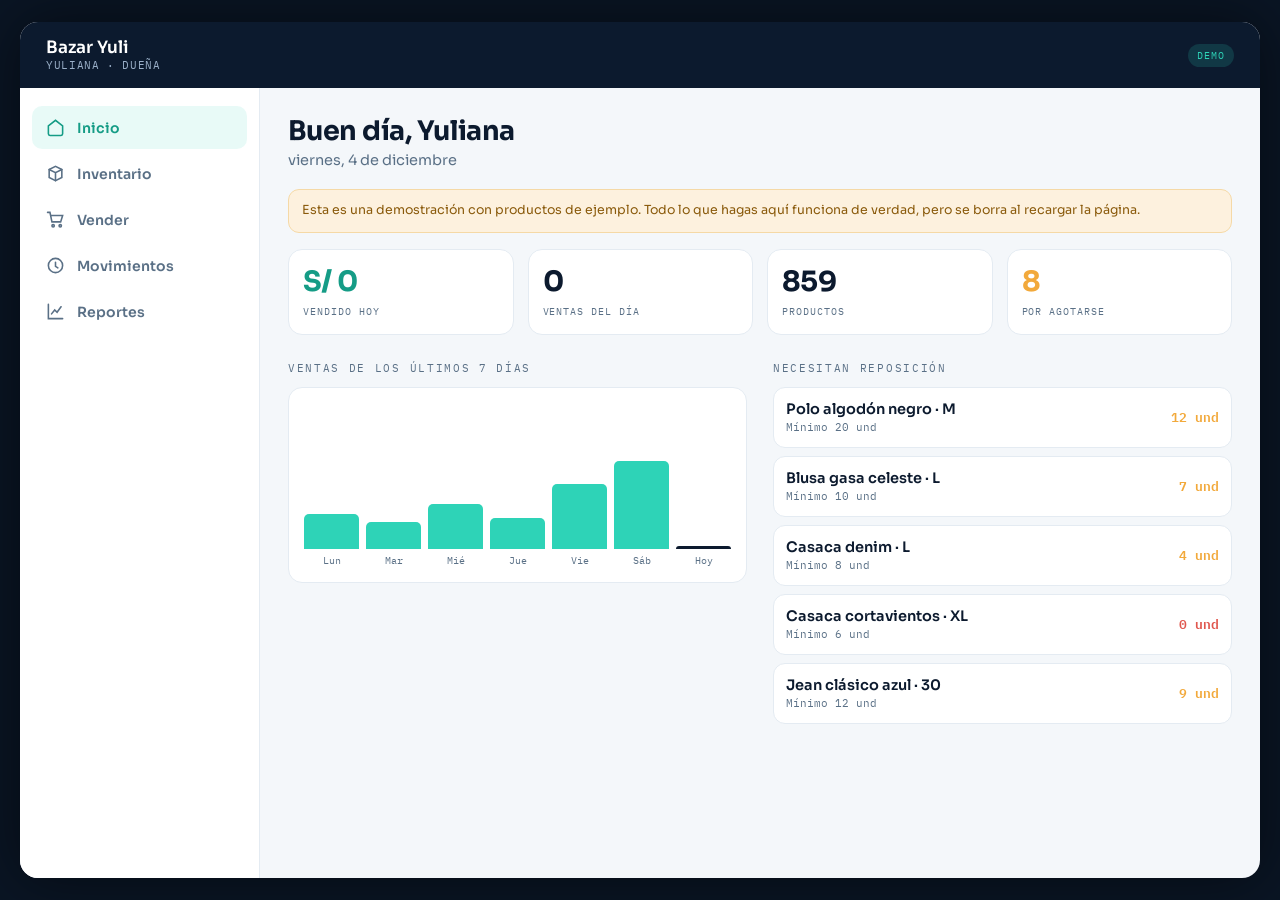
<file: demo_1.html>
<!DOCTYPE html>
<html lang="es">
<head>
<meta charset="utf-8">
<meta name="viewport" content="width=device-width, initial-scale=1, maximum-scale=1, user-scalable=no">
<meta name="theme-color" content="#0C1A2E">
<title>Yupana — Demo</title>
<link href="https://fonts.googleapis.com/css2?family=Sora:wght@400;600;700&family=IBM+Plex+Mono:wght@400;600&display=swap" rel="stylesheet">
<style>
:root{
  --tinta:#0C1A2E; --panel:#152741; --borde:#E4EBF2;
  --turq:#2ED3B7; --turq-osc:#159C86; --ambar:#F2A93B; --rojo:#E0574E;
  --gris:#5A7086; --claro:#F4F7FA; --blanco:#fff;
  --sans:'Sora',system-ui,-apple-system,sans-serif; --mono:'IBM Plex Mono',ui-monospace,monospace;
}
*{box-sizing:border-box;margin:0;padding:0;-webkit-tap-highlight-color:transparent}
body{font-family:var(--sans);background:#0A1524;color:var(--tinta);overscroll-behavior:none}
button{font-family:inherit;cursor:pointer;border:0;background:none;color:inherit}
input,select{font-family:inherit;font-size:16px}

/* marco de celular en escritorio */
.marco{max-width:430px;margin:0 auto;min-height:100vh;background:var(--claro);position:relative;display:flex;flex-direction:column;box-shadow:0 0 60px rgba(0,0,0,.5)}
@media(min-width:520px){.marco{margin:20px auto;min-height:calc(100vh - 40px);border-radius:24px;overflow:hidden}}

/* cabecera */
.top{background:var(--tinta);color:#fff;padding:14px 18px;display:flex;align-items:center;justify-content:space-between;gap:12px;flex:none}
.top .neg{font-size:15px;font-weight:600;line-height:1.2}
.top .usr{font-family:var(--mono);font-size:10.5px;color:#9BB0C9;letter-spacing:.06em}
.top svg{height:20px}
.pill{background:rgba(46,211,183,.16);color:var(--turq);font-family:var(--mono);font-size:10px;letter-spacing:.1em;padding:5px 9px;border-radius:99px}

/* cuerpo */
.cuerpo{flex:1;overflow-y:auto;padding:16px 16px 96px}
.vista{display:none}.vista.on{display:block}
h2{font-size:20px;font-weight:700;letter-spacing:-.02em;margin-bottom:3px}
.sub{font-size:13px;color:var(--gris);margin-bottom:16px}
.rot{font-family:var(--mono);font-size:10.5px;letter-spacing:.16em;color:var(--gris);margin:22px 0 10px}

/* tarjetas */
.card{background:var(--blanco);border:1px solid var(--borde);border-radius:14px;padding:15px}
.kpis{display:grid;grid-template-columns:1fr 1fr;gap:10px}
.kpi{background:var(--blanco);border:1px solid var(--borde);border-radius:14px;padding:14px}
.kpi b{display:block;font-size:23px;font-weight:700;letter-spacing:-.02em}
.kpi span{font-family:var(--mono);font-size:9.5px;letter-spacing:.1em;color:var(--gris)}
.kpi.ok b{color:var(--turq-osc)} .kpi.alerta b{color:var(--ambar)}

/* barras del gráfico */
.graf{display:flex;align-items:flex-end;gap:7px;height:104px;margin-top:6px}
.graf div{flex:1;display:flex;flex-direction:column;justify-content:flex-end;align-items:center;gap:5px}
.graf i{display:block;width:100%;background:var(--turq);border-radius:5px 5px 0 0;min-height:3px}
.graf i.hoy{background:var(--tinta)}
.graf small{font-family:var(--mono);font-size:9.5px;color:var(--gris)}

/* listas */
.item{display:flex;align-items:center;gap:12px;background:var(--blanco);border:1px solid var(--borde);border-radius:12px;padding:12px;margin-bottom:8px;width:100%;text-align:left}
.item .n{flex:1;min-width:0}
.item .n b{display:block;font-size:14.5px;font-weight:600;white-space:nowrap;overflow:hidden;text-overflow:ellipsis}
.item .n span{font-family:var(--mono);font-size:11px;color:var(--gris)}
.stock{font-family:var(--mono);font-size:13px;font-weight:600;color:var(--turq-osc);white-space:nowrap}
.stock.bajo{color:var(--ambar)} .stock.cero{color:var(--rojo)}
.chip{display:inline-block;font-family:var(--mono);font-size:9.5px;letter-spacing:.08em;padding:3px 7px;border-radius:5px;background:#EDF2F6;color:var(--gris)}
.chip.al{background:#FDF1DE;color:#8A5A0B}

/* buscador */
.buscar{display:flex;gap:8px;margin-bottom:12px}
.buscar input{flex:1;background:var(--blanco);border:1px solid var(--borde);border-radius:11px;padding:12px 13px;color:var(--tinta)}
.buscar input:focus{outline:none;border-color:var(--turq)}
.icobtn{background:var(--tinta);color:#fff;border-radius:11px;width:46px;display:grid;place-items:center;flex:none}
.tabs{display:flex;gap:6px;overflow-x:auto;padding-bottom:12px;scrollbar-width:none}
.tabs::-webkit-scrollbar{display:none}
.tab{font-size:12.5px;padding:7px 13px;border-radius:99px;background:var(--blanco);border:1px solid var(--borde);color:var(--gris);white-space:nowrap}
.tab.on{background:var(--tinta);color:#fff;border-color:var(--tinta)}

/* botones */
.btn{display:flex;align-items:center;justify-content:center;gap:8px;width:100%;padding:14px;border-radius:12px;font-size:15px;font-weight:600;transition:transform .12s}
.btn:active{transform:scale(.98)}
.btn-1{background:var(--turq);color:var(--tinta)}
.btn-2{background:var(--blanco);border:1px solid var(--borde);color:var(--tinta)}
.btn-3{background:var(--tinta);color:#fff}
.btn:disabled{opacity:.4}

/* nav inferior */
.nav{position:fixed;bottom:0;left:0;right:0;max-width:430px;margin:0 auto;background:var(--blanco);border-top:1px solid var(--borde);display:grid;grid-template-columns:repeat(5,1fr);padding:8px 4px calc(8px + env(safe-area-inset-bottom));z-index:20}
@media(min-width:520px){.nav{bottom:20px;border-radius:0 0 24px 24px}}
.nav button{display:flex;flex-direction:column;align-items:center;gap:3px;font-size:9.5px;color:var(--gris);padding:4px 0;font-weight:600}
.nav button.on{color:var(--turq-osc)}
.nav svg{width:21px;height:21px}

/* modal */
.modal{position:fixed;inset:0;background:rgba(8,18,32,.62);display:none;align-items:flex-end;justify-content:center;z-index:40}
.modal.on{display:flex}
.hoja{background:var(--claro);width:100%;max-width:430px;border-radius:20px 20px 0 0;padding:20px 18px calc(24px + env(safe-area-inset-bottom));max-height:88vh;overflow-y:auto;animation:sube .22s ease}
@keyframes sube{from{transform:translateY(30px);opacity:.4}}
.agarre{width:38px;height:4px;background:#CBD5E0;border-radius:2px;margin:0 auto 16px}
.pasos{display:flex;gap:10px;align-items:center;margin:14px 0}
.pasos button{width:46px;height:46px;border-radius:12px;background:var(--blanco);border:1px solid var(--borde);font-size:22px;font-weight:600;display:grid;place-items:center}
.pasos input{flex:1;text-align:center;font-family:var(--mono);font-size:22px;font-weight:600;border:1px solid var(--borde);border-radius:12px;padding:11px;background:var(--blanco)}

/* escaneo */
.scanbox{background:var(--tinta);border-radius:14px;height:180px;position:relative;overflow:hidden;display:grid;place-items:center;margin-bottom:14px}
.linea{position:absolute;left:12%;right:12%;height:2px;background:var(--turq);box-shadow:0 0 14px var(--turq);animation:barre 1.5s ease-in-out infinite}
@keyframes barre{0%,100%{top:22%}50%{top:76%}}
.marca-esq{position:absolute;width:34px;height:34px;border:3px solid var(--turq)}
.e1{top:16px;left:16px;border-right:0;border-bottom:0;border-radius:8px 0 0 0}
.e2{top:16px;right:16px;border-left:0;border-bottom:0;border-radius:0 8px 0 0}
.e3{bottom:16px;left:16px;border-right:0;border-top:0;border-radius:0 0 0 8px}
.e4{bottom:16px;right:16px;border-left:0;border-top:0;border-radius:0 0 8px 0}
.scanbox p{font-family:var(--mono);font-size:11px;color:#9BB0C9;letter-spacing:.08em;text-align:center;padding:0 20px}

/* venta */
.linea-carr{display:flex;align-items:center;gap:10px;padding:10px 0;border-bottom:1px solid var(--borde)}
.linea-carr b{flex:1;font-size:14px;font-weight:600}
.total{display:flex;justify-content:space-between;align-items:baseline;padding:14px 0 4px}
.total b{font-size:26px;font-weight:700;letter-spacing:-.02em}
.vacio{text-align:center;padding:34px 20px;color:var(--gris);font-size:14px;line-height:1.6}

/* ---------- ESCRITORIO ---------- */
@media(min-width:900px){
  .marco{max-width:1240px;margin:22px auto;min-height:calc(100vh - 44px);border-radius:18px;overflow:hidden;
         display:grid;grid-template-columns:240px 1fr;grid-template-rows:auto 1fr;grid-template-areas:"top top" "nav cuerpo"}
  .top{grid-area:top;padding:16px 26px}
  .top .neg{font-size:17px}
  .nav{grid-area:nav;position:static;max-width:none;margin:0;bottom:auto;border-top:0;border-right:1px solid var(--borde);
       border-radius:0;display:flex;flex-direction:column;gap:3px;padding:18px 12px;align-content:start}
  .nav button{flex-direction:row;justify-content:flex-start;gap:12px;font-size:14px;padding:12px 14px;border-radius:10px}
  .nav button.on{background:rgba(46,211,183,.11)}
  .nav svg{width:19px;height:19px}
  .cuerpo{grid-area:cuerpo;padding:26px 28px 44px}
  .vista.on{display:grid;grid-template-columns:1fr 1fr;gap:0 26px;align-content:start}
  .ancho{grid-column:1/-1}
  h2{font-size:27px}
  .sub{font-size:14.5px;margin-bottom:20px}
  .kpis{grid-template-columns:repeat(4,1fr);gap:14px}
  .kpi b{font-size:28px}
  .graf{height:158px}
  .rot{margin:26px 0 12px}
  .lista-2{display:grid;grid-template-columns:1fr 1fr;gap:9px}
  .lista-2 .item{margin-bottom:0}
  .buscar input{font-size:15px}
  .modal{align-items:center}
  .hoja{max-width:540px;border-radius:18px;max-height:86vh;padding:24px}
  .toast{bottom:34px}
  .btn{width:auto;min-width:210px;padding:13px 26px}
  .acciones-ficha{display:grid;grid-template-columns:1fr;gap:9px}
  .acciones-ficha .btn{width:100%}
}

/* aviso demo */
.aviso{background:#FDF1DE;border:1px solid #F5D9A6;border-radius:11px;padding:11px 13px;font-size:12.5px;line-height:1.55;color:#8A5A0B;margin-bottom:16px}
.toast{position:fixed;bottom:96px;left:50%;transform:translateX(-50%);background:var(--tinta);color:#fff;font-size:13.5px;font-weight:600;padding:12px 20px;border-radius:99px;z-index:60;opacity:0;pointer-events:none;transition:opacity .25s;white-space:nowrap}
.toast.on{opacity:1}
</style>
</head>
<body>

<div class="marco">
  <div class="top">
    <div>
      <div class="neg" id="negocio">Bazar Yuli</div>
      <div class="usr" id="usuario">YULIANA · DUEÑA</div>
    </div>
    <span class="pill">DEMO</span>
  </div>

  <div class="cuerpo" id="cuerpo">

    <!-- INICIO -->
    <div class="vista on" id="v-inicio">
      <div class="ancho">
        <h2>Buen día, Yuliana</h2>
        <p class="sub" id="fecha-hoy"></p>
        <div class="aviso">Esta es una demostración con productos de ejemplo. Todo lo que hagas aquí funciona de verdad, pero se borra al recargar la página.</div>
      </div>

      <div class="kpis ancho">
        <div class="kpi ok"><b id="k-vendido">S/ 0</b><span>VENDIDO HOY</span></div>
        <div class="kpi"><b id="k-ventas">0</b><span>VENTAS DEL DÍA</span></div>
        <div class="kpi"><b id="k-productos">0</b><span>PRODUCTOS</span></div>
        <div class="kpi alerta"><b id="k-agotarse">0</b><span>POR AGOTARSE</span></div>
      </div>

      <section>
        <p class="rot">VENTAS DE LOS ÚLTIMOS 7 DÍAS</p>
        <div class="card"><div class="graf" id="graf"></div></div>
      </section>

      <section>
        <p class="rot">NECESITAN REPOSICIÓN</p>
        <div id="alertas"></div>
      </section>
    </div>

    <!-- INVENTARIO -->
    <div class="vista" id="v-inventario">
      <div class="ancho">
      <h2>Inventario</h2>
      <p class="sub" id="conteo-inv"></p>
      </div>
      <div class="buscar ancho">
        <input id="q" type="search" placeholder="Buscar producto o código" autocomplete="off">
        <button class="icobtn" id="btn-scan-inv" aria-label="Escanear código">
          <svg width="20" height="20" viewBox="0 0 24 24" fill="none" stroke="currentColor" stroke-width="2" stroke-linecap="round"><path d="M3 8V5a2 2 0 0 1 2-2h3M16 3h3a2 2 0 0 1 2 2v3M21 16v3a2 2 0 0 1-2 2h-3M8 21H5a2 2 0 0 1-2-2v-3M7 12h10"/></svg>
        </button>
      </div>
      <div class="tabs ancho" id="tabs"></div>
      <div class="ancho lista-2" id="lista"></div>
    </div>

    <!-- VENDER -->
    <div class="vista" id="v-vender">
      <div class="ancho">
      <h2>Nueva venta</h2>
      <p class="sub">Agrega productos y confirma. El stock se descuenta solo.</p>
      </div>
      <section>
      <div class="buscar">
        <input id="qv" type="search" placeholder="Buscar para agregar" autocomplete="off">
        <button class="icobtn" id="btn-scan-venta" aria-label="Escanear código">
          <svg width="20" height="20" viewBox="0 0 24 24" fill="none" stroke="currentColor" stroke-width="2" stroke-linecap="round"><path d="M3 8V5a2 2 0 0 1 2-2h3M16 3h3a2 2 0 0 1 2 2v3M21 16v3a2 2 0 0 1-2 2h-3M8 21H5a2 2 0 0 1-2-2v-3M7 12h10"/></svg>
        </button>
      </div>
      <div id="sugerencias"></div>
      </section>
      <section>
      <p class="rot">EN ESTA VENTA</p>
      <div class="card" id="carrito"></div>
      <div style="margin-top:12px"><button class="btn btn-1" id="btn-cobrar" disabled>Cobrar</button></div>
      </section>
    </div>

    <!-- MOVIMIENTOS -->
    <div class="vista" id="v-movs">
      <div class="ancho">
      <h2>Movimientos</h2>
      <p class="sub">Todo lo que entró y salió, con quién lo hizo.</p>
      </div>
      <div class="ancho lista-2" id="movs"></div>
    </div>

    <!-- REPORTES -->
    <div class="vista" id="v-reportes">
      <div class="ancho">
      <h2>Reportes</h2>
      <p class="sub">Lo que tus números te están diciendo.</p>
      </div>
      <section>
        <p class="rot">LOS QUE MÁS SE VENDEN</p>
        <div id="top"></div>
      </section>
      <section>
        <p class="rot">PARADOS HACE MÁS DE 30 DÍAS</p>
        <div id="parados"></div>
      </section>
      <div class="ancho">
      <p class="rot">VALOR DE TU INVENTARIO</p>
      <div class="card">
        <div style="display:flex;justify-content:space-between;align-items:baseline">
          <span style="font-size:13.5px;color:var(--gris)">Costo de lo que tienes en tienda</span>
          <b style="font-size:22px;font-weight:700" id="valor-inv">S/ 0</b>
        </div>
        <p style="font-size:12.5px;color:var(--gris);line-height:1.55;margin-top:10px">Es la suma de precio por cantidad de cada producto. Ese es el dinero que hoy está inmovilizado en tu tienda.</p>
      </div>
      </div>
    </div>

  </div>

  <div class="nav">
    <button class="on" data-v="inicio"><svg viewBox="0 0 24 24" fill="none" stroke="currentColor" stroke-width="2" stroke-linecap="round"><path d="m3 10 9-7 9 7v10a2 2 0 0 1-2 2H5a2 2 0 0 1-2-2z"/></svg>Inicio</button>
    <button data-v="inventario"><svg viewBox="0 0 24 24" fill="none" stroke="currentColor" stroke-width="2" stroke-linecap="round"><path d="M20 7 12 3 4 7v10l8 4 8-4V7z"/><path d="m4 7 8 4 8-4M12 21V11"/></svg>Inventario</button>
    <button data-v="vender"><svg viewBox="0 0 24 24" fill="none" stroke="currentColor" stroke-width="2" stroke-linecap="round"><circle cx="9" cy="20" r="1.5"/><circle cx="18" cy="20" r="1.5"/><path d="M2 3h3l2.5 12h11L21 7H6"/></svg>Vender</button>
    <button data-v="movs"><svg viewBox="0 0 24 24" fill="none" stroke="currentColor" stroke-width="2" stroke-linecap="round"><path d="M12 8v5l3 2"/><circle cx="12" cy="12" r="9"/></svg>Movimientos</button>
    <button data-v="reportes"><svg viewBox="0 0 24 24" fill="none" stroke="currentColor" stroke-width="2" stroke-linecap="round"><path d="M3 3v18h18M7 15l4-5 3 3 5-7"/></svg>Reportes</button>
  </div>
</div>

<div class="modal" id="modal"><div class="hoja" id="hoja"></div></div>
<div class="toast" id="toast"></div>

<script>
var P = [
 {id:1, n:"Polo algodón blanco", v:"M", c:"Polos", p:35, s:126, min:20, cod:"7501234567890", d:0},
 {id:2, n:"Polo algodón blanco", v:"L", c:"Polos", p:35, s:84, min:20, cod:"7501234567891", d:1},
 {id:3, n:"Polo algodón negro", v:"M", c:"Polos", p:35, s:12, min:20, cod:"7501234567892", d:0},
 {id:4, n:"Polo estampado flores", v:"S", c:"Polos", p:42, s:38, min:15, cod:"7501234567893", d:2},
 {id:5, n:"Blusa gasa celeste", v:"M", c:"Blusas", p:59, s:23, min:10, cod:"7501234567894", d:1},
 {id:6, n:"Blusa gasa celeste", v:"L", c:"Blusas", p:59, s:7, min:10, cod:"7501234567895", d:3},
 {id:7, n:"Blusa manga larga crema", v:"M", c:"Blusas", p:65, s:31, min:10, cod:"7501234567896", d:0},
 {id:8, n:"Casaca denim", v:"L", c:"Casacas", p:149, s:4, min:8, cod:"7756009911234", d:2},
 {id:9, n:"Casaca denim", v:"M", c:"Casacas", p:149, s:11, min:8, cod:"7756009911235", d:5},
 {id:10,n:"Casaca cortavientos", v:"XL", c:"Casacas", p:129, s:0, min:6, cod:"7756009911236", d:9},
 {id:11,n:"Pantalón drill beige", v:"32", c:"Pantalones", p:89, s:61, min:15, cod:"7501122334455", d:0},
 {id:12,n:"Pantalón drill beige", v:"34", c:"Pantalones", p:89, s:44, min:15, cod:"7501122334456", d:1},
 {id:13,n:"Jean clásico azul", v:"30", c:"Pantalones", p:99, s:9, min:12, cod:"7501122334457", d:4},
 {id:14,n:"Jean clásico azul", v:"32", c:"Pantalones", p:99, s:27, min:12, cod:"7501122334458", d:0},
 {id:15,n:"Falda plisada negra", v:"S", c:"Faldas", p:75, s:16, min:8, cod:"7509988776655", d:6},
 {id:16,n:"Falda jean corta", v:"M", c:"Faldas", p:69, s:3, min:8, cod:"7509988776656", d:2},
 {id:17,n:"Vestido floreado", v:"M", c:"Vestidos", p:119, s:14, min:6, cod:"7504455667788", d:1},
 {id:18,n:"Vestido casual liso", v:"L", c:"Vestidos", p:109, s:2, min:6, cod:"7504455667789", d:8},
 {id:19,n:"Chompa lana gris", v:"M", c:"Chompas", p:95, s:48, min:12, cod:"7503322114455", d:34},
 {id:20,n:"Chompa lana gris", v:"L", c:"Chompas", p:95, s:52, min:12, cod:"7503322114456", d:41},
 {id:21,n:"Chompa cuello alto", v:"S", c:"Chompas", p:105, s:29, min:10, cod:"7503322114457", d:38},
 {id:22,n:"Short playero", v:"M", c:"Shorts", p:49, s:73, min:15, cod:"7507788990011", d:0},
 {id:23,n:"Short playero", v:"L", c:"Shorts", p:49, s:5, min:15, cod:"7507788990012", d:2},
 {id:24,n:"Medias pack x3", v:"UNI", c:"Accesorios", p:19, s:140, min:30, cod:"7501010101010", d:0}
];
var HIST = [
 {d:"Lun", v:1240},{d:"Mar", v:980},{d:"Mié", v:1615},{d:"Jue", v:1120},{d:"Vie", v:2340},{d:"Sáb", v:3180}
];
var MOV = [
 {t:"salida", txt:"Venta · 3 productos", u:"Marco", h:"11:42", m:-3},
 {t:"entrada", txt:"Ingreso mercadería · Polos", u:"Yuliana", h:"09:15", m:60},
 {t:"ajuste", txt:"Ajuste por conteo · Blusas", u:"Yuliana", h:"08:50", m:-2},
 {t:"salida", txt:"Venta · 1 producto", u:"Marco", h:"08:31", m:-1}
];
var VENTAS_HOY = 0, N_VENTAS = 0, CARRITO = [], TOP = {}, CAT = "Todas";

function S(n){ return "S/ " + Math.round(n).toLocaleString("es-PE"); }
function $(id){ return document.getElementById(id); }
function toast(t){ var e=$("toast"); e.textContent=t; e.classList.add("on"); setTimeout(function(){e.classList.remove("on")},1900); }
function nivel(p){ if(p.s===0) return "cero"; if(p.s<=p.min) return "bajo"; return ""; }

function pintarInicio(){
  $("k-vendido").textContent = S(VENTAS_HOY);
  $("k-ventas").textContent = N_VENTAS;
  $("k-productos").textContent = P.reduce(function(a,p){return a+p.s},0).toLocaleString("es-PE");
  var bajos = P.filter(function(p){return p.s<=p.min});
  $("k-agotarse").textContent = bajos.length;

  var datos = HIST.concat([{d:"Hoy", v:VENTAS_HOY}]);
  var max = Math.max.apply(null, datos.map(function(x){return x.v})) || 1;
  $("graf").innerHTML = datos.map(function(x,i){
    return '<div><i class="'+(i===datos.length-1?"hoy":"")+'" style="height:'+Math.max(3,x.v/max*88)+'px"></i><small>'+x.d+'</small></div>';
  }).join("");

  $("alertas").innerHTML = bajos.length ? bajos.slice(0,5).map(function(p){
    return '<button class="item" onclick="ficha('+p.id+')"><div class="n"><b>'+p.n+' · '+p.v+'</b><span>Mínimo '+p.min+' und</span></div><span class="stock '+nivel(p)+'">'+p.s+' und</span></button>';
  }).join("") : '<div class="card vacio">Todo con stock suficiente.</div>';
}

function pintarInventario(){
  var q = ($("q").value||"").toLowerCase().trim();
  var cats = ["Todas"].concat(P.map(function(p){return p.c}).filter(function(v,i,a){return a.indexOf(v)===i}));
  $("tabs").innerHTML = cats.map(function(c){
    return '<button class="tab '+(c===CAT?"on":"")+'" onclick="CAT=\''+c+'\';pintarInventario()">'+c+'</button>';
  }).join("");
  var lista = P.filter(function(p){
    var okc = CAT==="Todas" || p.c===CAT;
    var okq = !q || (p.n+" "+p.v+" "+p.cod).toLowerCase().indexOf(q)>=0;
    return okc && okq;
  });
  $("conteo-inv").textContent = lista.length + " de " + P.length + " productos";
  $("lista").innerHTML = lista.length ? lista.map(function(p){
    return '<button class="item" onclick="ficha('+p.id+')"><div class="n"><b>'+p.n+' · '+p.v+'</b><span>'+S(p.p)+' · '+p.cod+'</span></div><span class="stock '+nivel(p)+'">'+p.s+' und</span></button>';
  }).join("") : '<div class="card vacio">No hay productos que coincidan con esa búsqueda.</div>';
}

function ficha(id){
  var p = P.filter(function(x){return x.id===id})[0];
  $("hoja").innerHTML =
   '<div class="agarre"></div>'+
   '<h2>'+p.n+'</h2><p class="sub">Talla '+p.v+' · '+p.c+' · '+p.cod+'</p>'+
   '<div class="kpis"><div class="kpi"><b>'+p.s+'</b><span>EN STOCK</span></div><div class="kpi"><b>'+S(p.p)+'</b><span>PRECIO</span></div></div>'+
   '<p class="rot">AJUSTAR CANTIDAD</p>'+
   '<div class="pasos"><button onclick="paso(-1)">−</button><input id="cant" type="number" value="1" min="1"><button onclick="paso(1)">+</button></div>'+
   '<div class="acciones-ficha">'+
     '<button class="btn btn-1" onclick="mover('+id+',1)">Ingresar mercadería</button>'+
     '<button class="btn btn-2" onclick="mover('+id+',-1)">Registrar salida o merma</button>'+
     '<button class="btn btn-3" onclick="agregar('+id+');cerrar()">Agregar a la venta</button>'+
   '</div>'+
   '<p style="font-size:12.5px;color:var(--gris);line-height:1.55;margin-top:14px">Cada movimiento queda registrado con tu nombre y la hora.</p>';
  $("modal").classList.add("on");
}
function paso(d){ var i=$("cant"); i.value = Math.max(1,(parseInt(i.value)||1)+d); }
function mover(id, signo){
  var p = P.filter(function(x){return x.id===id})[0];
  var c = parseInt($("cant").value)||1;
  if(signo<0 && c>p.s){ toast("No puedes sacar más de lo que hay"); return; }
  p.s += signo*c; p.d = 0;
  MOV.unshift({t:signo>0?"entrada":"ajuste", txt:(signo>0?"Ingreso":"Salida")+" · "+p.n+" "+p.v, u:"Yuliana", h:hora(), m:signo*c});
  cerrar(); pintarTodo(); toast(signo>0 ? "Ingresaron "+c+" und" : "Salieron "+c+" und");
}
function cerrar(){ $("modal").classList.remove("on"); }
function hora(){ var d=new Date(); return String(d.getHours()).padStart(2,"0")+":"+String(d.getMinutes()).padStart(2,"0"); }

function buscarVenta(){
  var q = ($("qv").value||"").toLowerCase().trim();
  if(!q){ $("sugerencias").innerHTML=""; return; }
  var r = P.filter(function(p){ return (p.n+" "+p.v+" "+p.cod).toLowerCase().indexOf(q)>=0 && p.s>0 }).slice(0,5);
  $("sugerencias").innerHTML = r.length ? r.map(function(p){
    return '<button class="item" onclick="agregar('+p.id+')"><div class="n"><b>'+p.n+' · '+p.v+'</b><span>'+S(p.p)+' · quedan '+p.s+'</span></div><span class="stock">+</span></button>';
  }).join("") : '<div class="card vacio">Sin resultados con stock disponible.</div>';
}
function agregar(id){
  var p = P.filter(function(x){return x.id===id})[0];
  if(p.s<=0){ toast("Sin stock"); return; }
  var l = CARRITO.filter(function(x){return x.id===id})[0];
  if(l){ if(l.q>=p.s){ toast("Solo quedan "+p.s); return; } l.q++; }
  else CARRITO.push({id:id, q:1});
  $("qv").value=""; $("sugerencias").innerHTML="";
  ver("vender"); pintarCarrito(); toast("Agregado");
}
function quitar(id){ CARRITO = CARRITO.filter(function(x){return x.id!==id}); pintarCarrito(); }
function pintarCarrito(){
  var tot = 0;
  $("carrito").innerHTML = CARRITO.length ? CARRITO.map(function(l){
    var p = P.filter(function(x){return x.id===l.id})[0];
    tot += p.p*l.q;
    return '<div class="linea-carr"><b>'+p.n+' · '+p.v+'</b><span class="chip">x'+l.q+'</span><span class="stock">'+S(p.p*l.q)+'</span><button onclick="quitar('+l.id+')" aria-label="Quitar" style="color:var(--rojo);font-size:19px;padding:0 4px">×</button></div>';
  }).join("") + '<div class="total"><span style="font-size:13.5px;color:var(--gris)">Total a cobrar</span><b>'+S(tot)+'</b></div>'
   : '<div class="vacio">Busca un producto arriba o escanea su código para empezar la venta.</div>';
  $("btn-cobrar").disabled = CARRITO.length===0;
  $("btn-cobrar").textContent = CARRITO.length ? "Cobrar "+S(tot) : "Cobrar";
}
function cobrar(){
  var tot=0, n=0;
  CARRITO.forEach(function(l){
    var p = P.filter(function(x){return x.id===l.id})[0];
    p.s -= l.q; p.d = 0; tot += p.p*l.q; n += l.q;
    TOP[p.id] = (TOP[p.id]||0) + l.q;
  });
  VENTAS_HOY += tot; N_VENTAS++;
  MOV.unshift({t:"salida", txt:"Venta · "+n+" producto"+(n>1?"s":""), u:"Yuliana", h:hora(), m:-n});
  CARRITO = [];
  pintarTodo(); ver("inicio"); toast("Venta registrada por "+S(tot));
}

function pintarMovs(){
  $("movs").innerHTML = MOV.map(function(m){
    var col = m.m>0 ? "var(--turq-osc)" : "var(--rojo)";
    return '<div class="item"><div class="n"><b>'+m.txt+'</b><span>'+m.u+' · '+m.h+'</span></div><span class="stock" style="color:'+col+'">'+(m.m>0?"+":"")+m.m+'</span></div>';
  }).join("");
}
function pintarReportes(){
  var ids = Object.keys(TOP).sort(function(a,b){return TOP[b]-TOP[a]}).slice(0,5);
  $("top").innerHTML = ids.length ? ids.map(function(id){
    var p = P.filter(function(x){return x.id==id})[0];
    return '<div class="item"><div class="n"><b>'+p.n+' · '+p.v+'</b><span>'+S(p.p*TOP[id])+' vendidos hoy</span></div><span class="stock">'+TOP[id]+' und</span></div>';
  }).join("") : '<div class="card vacio">Registra algunas ventas y aquí aparecerá qué se mueve más.</div>';

  var q = P.filter(function(p){return p.d>=30}).sort(function(a,b){return b.d-a.d});
  $("parados").innerHTML = q.length ? q.map(function(p){
    return '<div class="item"><div class="n"><b>'+p.n+' · '+p.v+'</b><span>'+S(p.p*p.s)+' inmovilizados</span></div><span class="chip al">'+p.d+' días</span></div>';
  }).join("") : '<div class="card vacio">Todo tu inventario ha tenido movimiento reciente.</div>';

  $("valor-inv").textContent = S(P.reduce(function(a,p){return a+p.p*p.s},0));
}

function escanear(destino){
  $("hoja").innerHTML =
   '<div class="agarre"></div><h2>Escanear código</h2><p class="sub">Apunta la cámara al código de barras del producto.</p>'+
   '<div class="scanbox"><span class="marca-esq e1"></span><span class="marca-esq e2"></span><span class="marca-esq e3"></span><span class="marca-esq e4"></span><span class="linea"></span><p>BUSCANDO CÓDIGO…</p></div>'+
   '<p style="font-size:12.5px;color:var(--gris);line-height:1.55">En la demostración el código se simula. En el sistema real usa la cámara del celular.</p>';
  $("modal").classList.add("on");
  setTimeout(function(){
    var disp = P.filter(function(p){return p.s>0});
    var p = disp[Math.floor(Math.random()*disp.length)];
    if(destino==="venta"){ agregar(p.id); cerrar(); }
    else ficha(p.id);
  }, 1750);
}

function ver(v){
  ["inicio","inventario","vender","movs","reportes"].forEach(function(x){
    $("v-"+x).classList.toggle("on", x===v);
  });
  document.querySelectorAll(".nav button").forEach(function(b){
    b.classList.toggle("on", b.dataset.v===v);
  });
  $("cuerpo").scrollTop = 0;
}
function pintarTodo(){ pintarInicio(); pintarInventario(); pintarCarrito(); pintarMovs(); pintarReportes(); }

document.querySelectorAll(".nav button").forEach(function(b){
  b.addEventListener("click", function(){ ver(b.dataset.v); });
});
$("q").addEventListener("input", pintarInventario);
$("qv").addEventListener("input", buscarVenta);
$("btn-cobrar").addEventListener("click", cobrar);
$("btn-scan-inv").addEventListener("click", function(){ escanear("inv"); });
$("btn-scan-venta").addEventListener("click", function(){ escanear("venta"); });
$("modal").addEventListener("click", function(e){ if(e.target===$("modal")) cerrar(); });

var dias=["domingo","lunes","martes","miércoles","jueves","viernes","sábado"];
var meses=["enero","febrero","marzo","abril","mayo","junio","julio","agosto","septiembre","octubre","noviembre","diciembre"];
var hoy=new Date();
$("fecha-hoy").textContent = dias[hoy.getDay()]+", "+hoy.getDate()+" de "+meses[hoy.getMonth()];
pintarTodo();
</script>
</body>
</html>
</file>
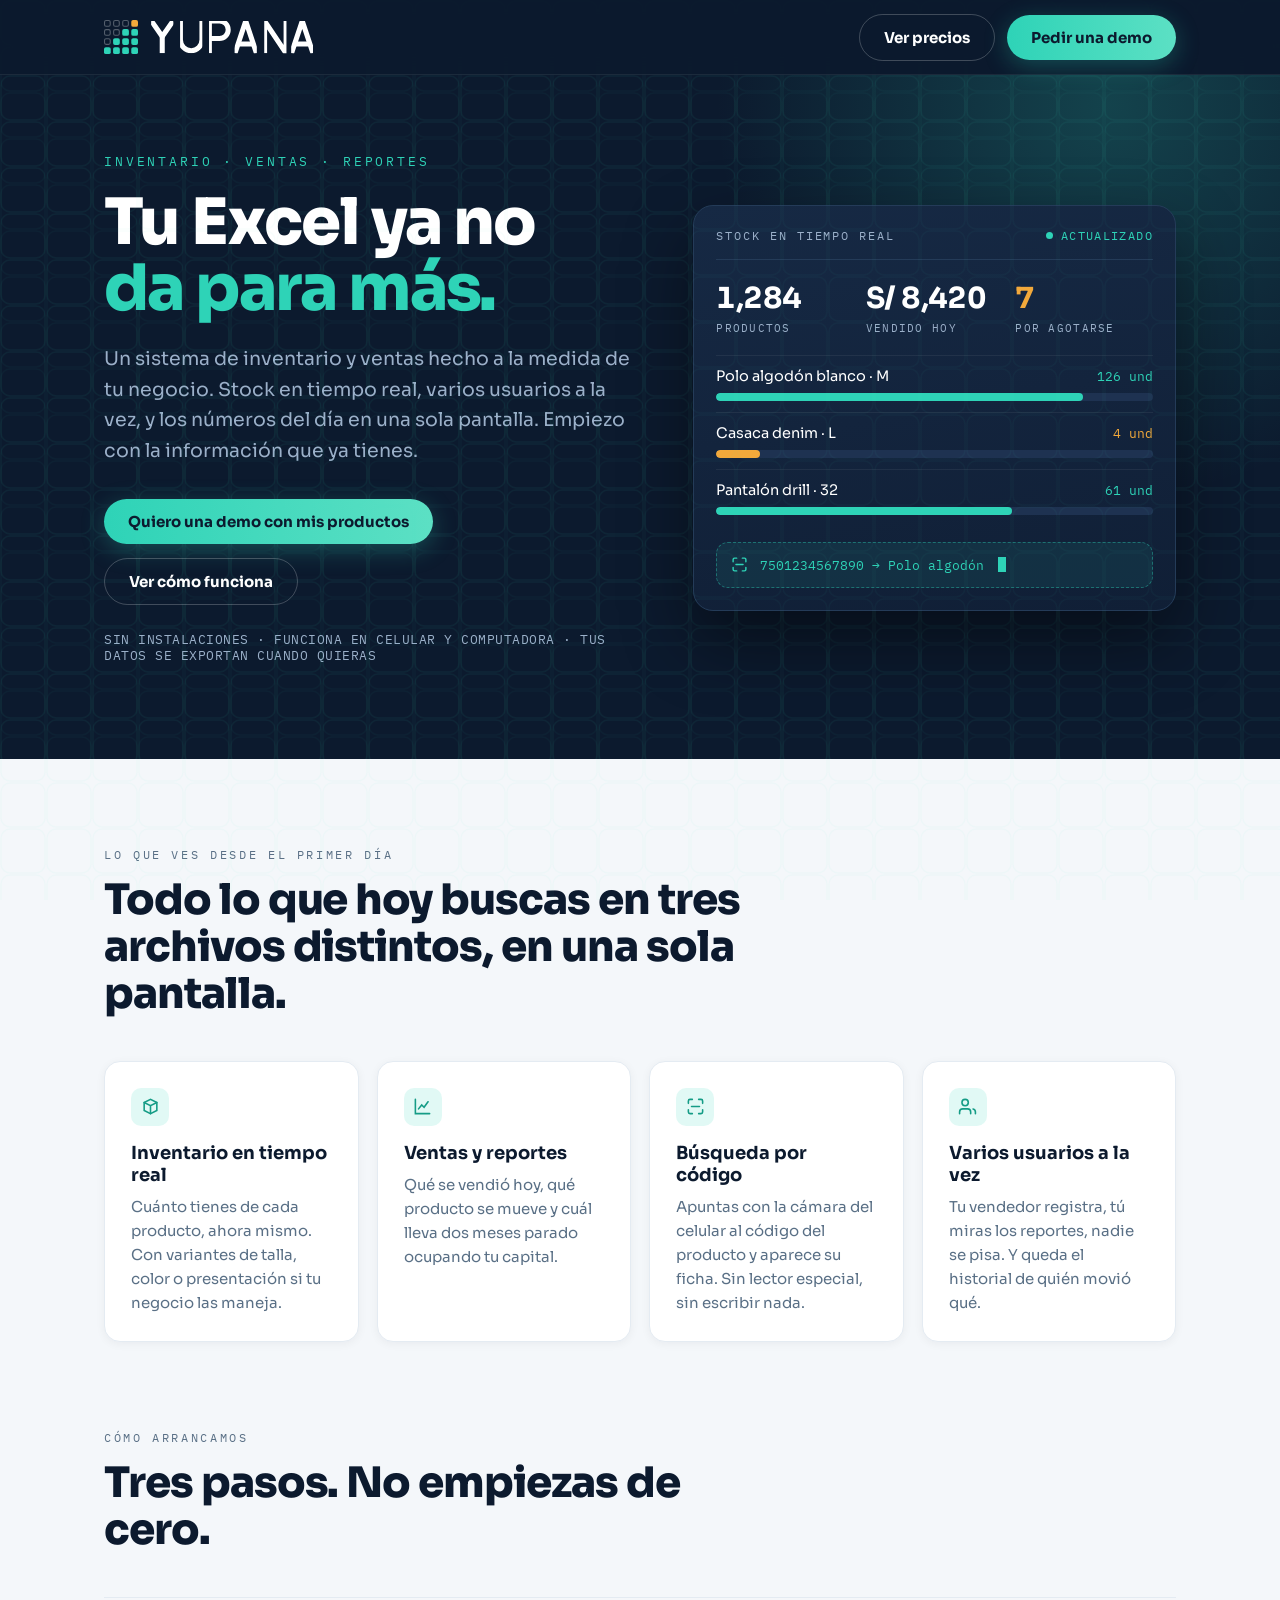
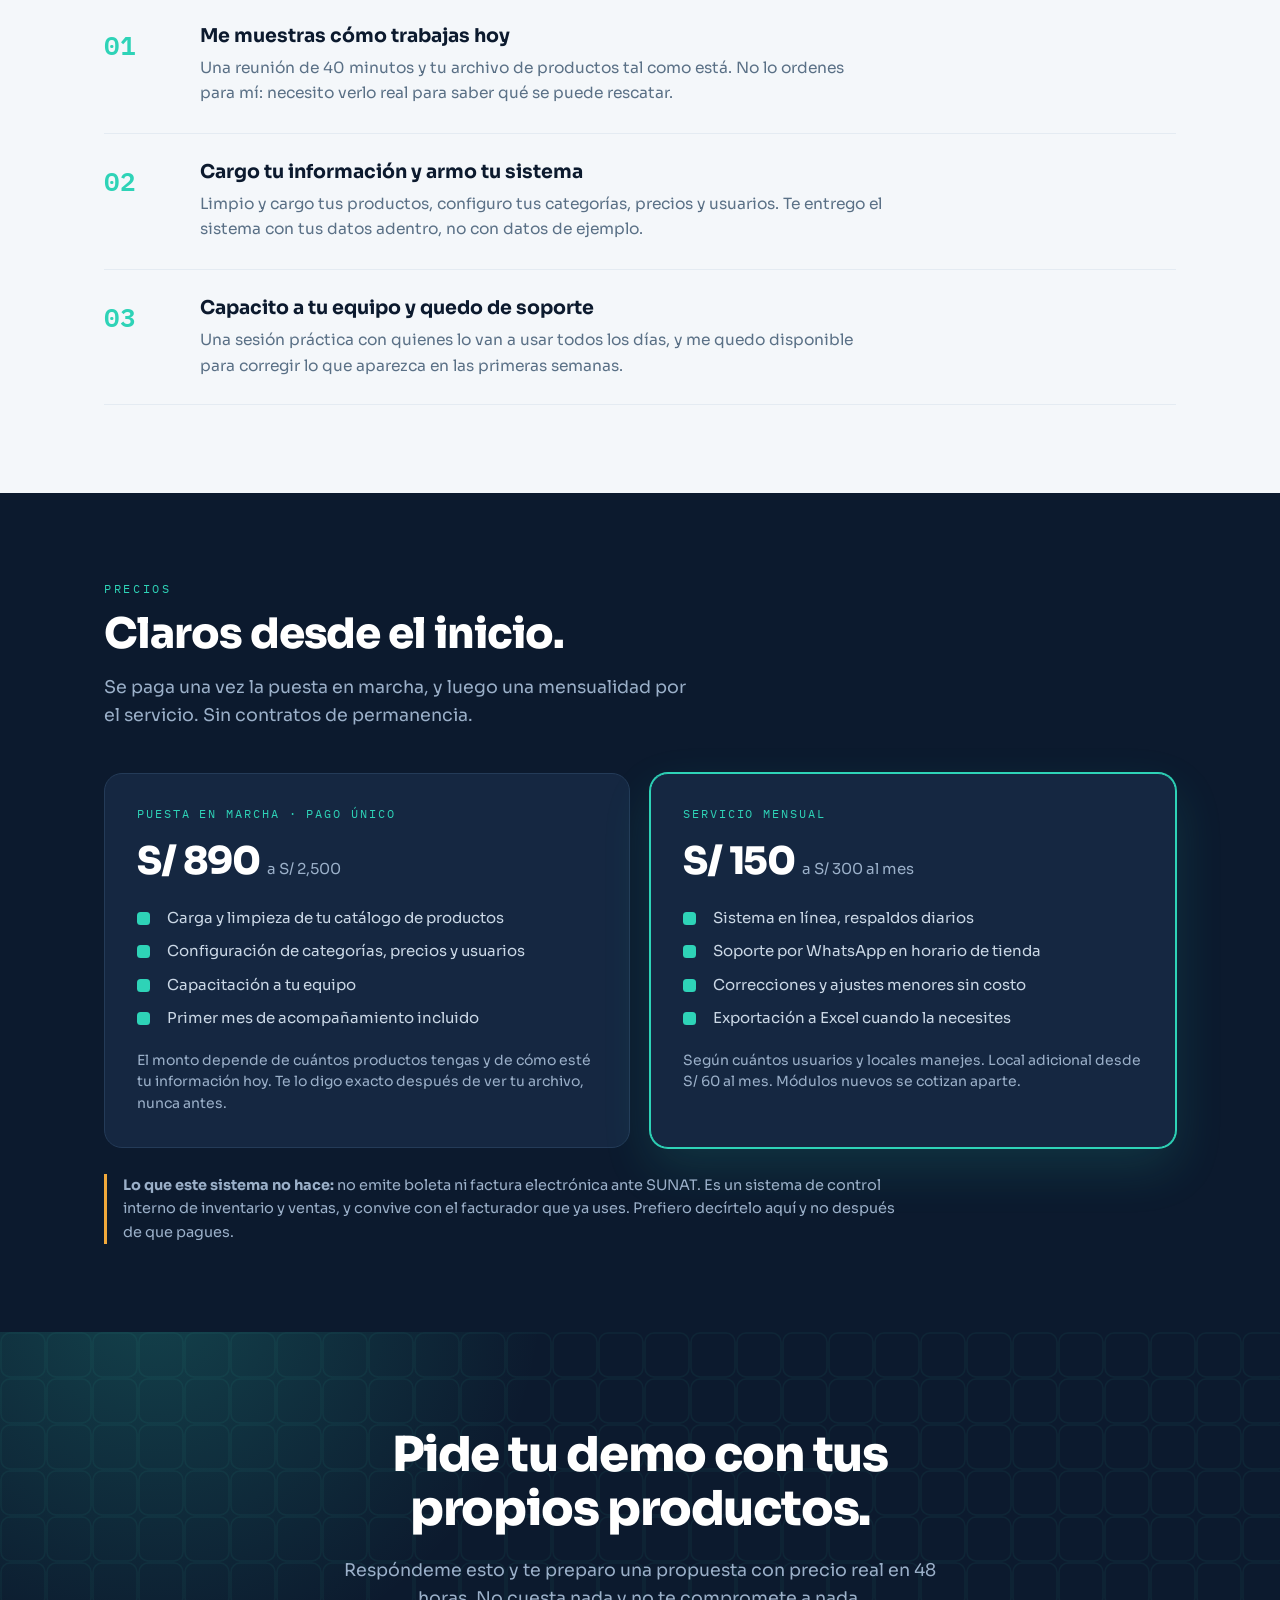
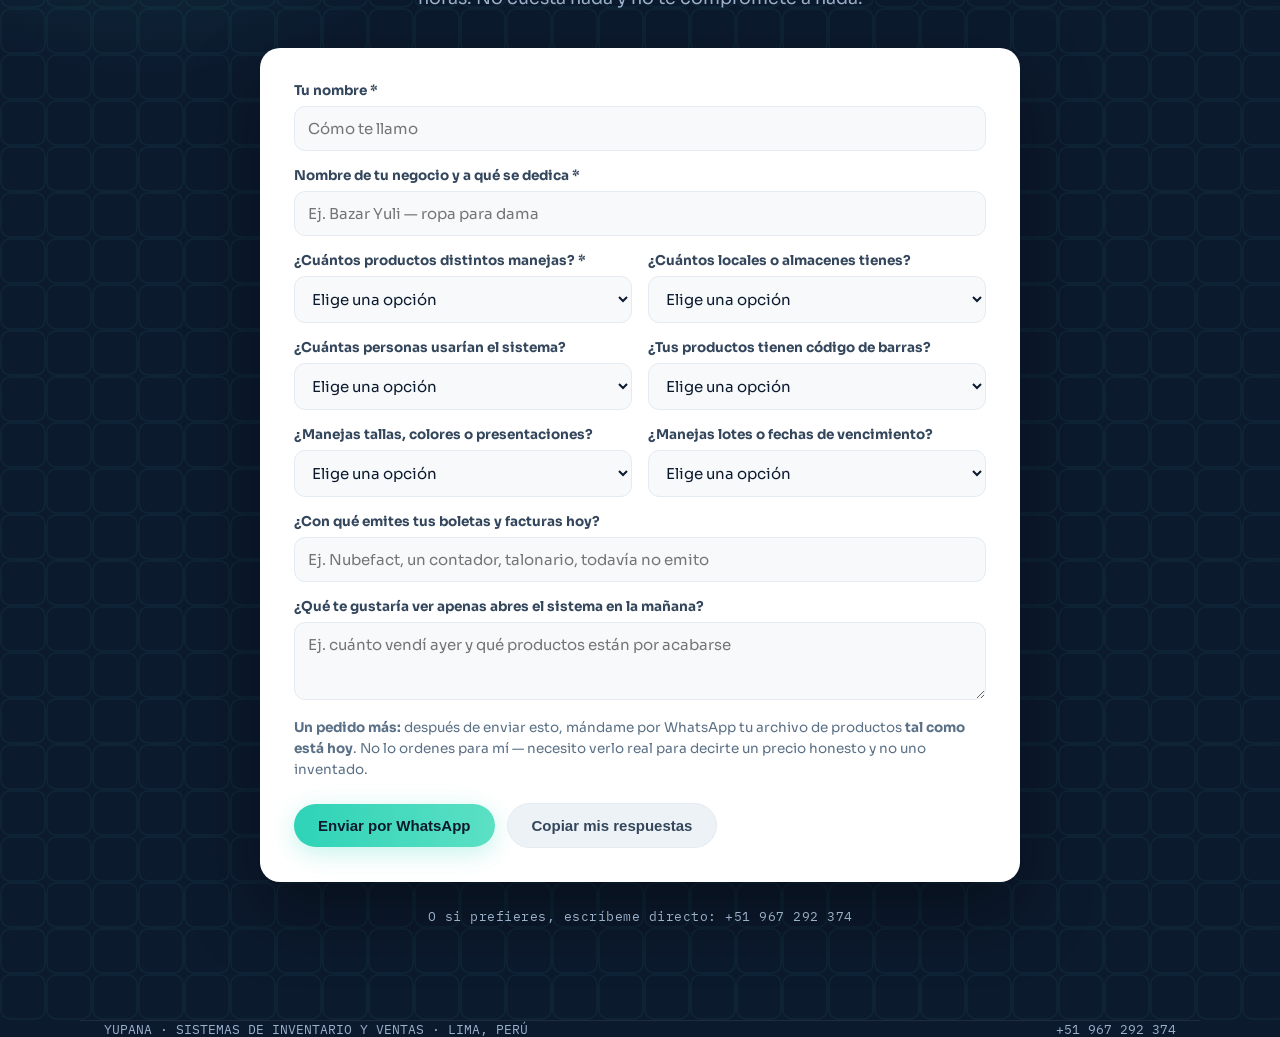
<file: index_1.html>
<!DOCTYPE html>
<html lang="es">
<head>
<meta charset="utf-8">
<meta name="viewport" content="width=device-width, initial-scale=1">
<title>Yupana — Sistema de inventario y ventas para tu negocio</title>
<meta name="description" content="Sistema de inventario, ventas y reportes hecho a la medida de tu negocio. Stock en tiempo real, varios usuarios a la vez, desde el celular.">
<link rel="preconnect" href="https://fonts.googleapis.com">
<link rel="preconnect" href="https://fonts.gstatic.com" crossorigin>
<link href="https://fonts.googleapis.com/css2?family=Sora:wght@400;600;700;800&family=IBM+Plex+Mono:wght@400;600&display=swap" rel="stylesheet">
<style>
:root{
  --tinta:#0C1A2E; --panel:#152741; --borde:#243B58;
  --turq:#2ED3B7; --turq-soft:#5CE0C4; --ambar:#F2A93B;
  --gris:#9BB0C9; --claro:#F4F7FA; --claro-2:#E4EBF2;
  --display:'Sora',system-ui,sans-serif; --mono:'IBM Plex Mono',monospace;
  --wrap:1120px;
}
*{box-sizing:border-box;margin:0;padding:0}
html{scroll-behavior:smooth}
body{font-family:var(--display);background:var(--tinta);color:#fff;-webkit-font-smoothing:antialiased;overflow-x:hidden}
.wrap{max-width:var(--wrap);margin:0 auto;padding:0 24px}
a{color:inherit;text-decoration:none}
:focus-visible{outline:3px solid var(--turq);outline-offset:3px;border-radius:6px}

/* ---------- marca ---------- */
.logo{display:flex;align-items:center;gap:13px}
.logo svg{height:34px;width:auto;display:block}

/* ---------- nav ---------- */
header{position:sticky;top:0;z-index:50;background:rgba(12,26,46,.82);backdrop-filter:blur(14px);border-bottom:1px solid rgba(255,255,255,.07)}
.nav{display:flex;align-items:center;justify-content:space-between;height:74px}
.btn{display:inline-flex;align-items:center;gap:9px;border-radius:999px;font-weight:700;font-size:15px;padding:13px 24px;border:0;cursor:pointer;transition:transform .18s ease,box-shadow .18s ease}
.btn-1{background:linear-gradient(90deg,var(--turq),var(--turq-soft));color:var(--tinta);box-shadow:0 6px 24px rgba(46,211,183,.28)}
.btn-1:hover{transform:translateY(-2px);box-shadow:0 10px 30px rgba(46,211,183,.4)}
.btn-2{background:transparent;color:#fff;border:1.5px solid rgba(255,255,255,.22)}
.btn-2:hover{border-color:var(--turq);color:var(--turq)}

/* ---------- fondo de celdas (la yupana) ---------- */
.celdas{position:absolute;inset:0;background-image:url("data:image/svg+xml,%3Csvg xmlns='http://www.w3.org/2000/svg' width='46' height='46'%3E%3Crect x='1' y='1' width='44' height='44' rx='9' fill='none' stroke='%232ED3B7' stroke-width='1.4' opacity='0.06'/%3E%3C/svg%3E");pointer-events:none}
.glow{position:absolute;width:900px;height:900px;right:-280px;top:-420px;background:radial-gradient(circle,rgba(46,211,183,.22),transparent 62%);pointer-events:none}

/* ---------- hero ---------- */
.hero{position:relative;padding:78px 0 96px;overflow:hidden}
.hero-grid{position:relative;display:grid;grid-template-columns:1.05fr .95fr;gap:56px;align-items:center}
.eyebrow{font-family:var(--mono);font-size:13px;letter-spacing:.22em;color:var(--turq);margin-bottom:20px}
h1{font-size:clamp(40px,5.4vw,64px);font-weight:800;line-height:1.03;letter-spacing:-.025em}
h1 em{font-style:normal;color:var(--turq)}
.sub{color:var(--gris);font-size:19px;line-height:1.62;margin:22px 0 32px;max-width:30em}
.acciones{display:flex;gap:14px;flex-wrap:wrap}
.mini{font-family:var(--mono);font-size:12.5px;color:var(--gris);margin-top:26px;letter-spacing:.04em}

/* ---------- consola demo (elemento firma) ---------- */
.consola{background:linear-gradient(170deg,#162944,#101F36);border:1px solid var(--borde);border-radius:20px;padding:22px;box-shadow:0 30px 70px rgba(0,0,0,.45)}
.c-top{display:flex;align-items:center;justify-content:space-between;padding-bottom:16px;border-bottom:1px solid var(--borde)}
.c-tit{font-family:var(--mono);font-size:12px;letter-spacing:.16em;color:var(--gris)}
.vivo{display:flex;align-items:center;gap:8px;font-family:var(--mono);font-size:11.5px;letter-spacing:.12em;color:var(--turq)}
.dot{width:7px;height:7px;border-radius:50%;background:var(--turq);animation:latir 1.7s infinite}
@keyframes latir{0%,100%{opacity:1;transform:scale(1)}50%{opacity:.35;transform:scale(.8)}}
.kpis{display:grid;grid-template-columns:repeat(3,1fr);gap:12px;padding:20px 0 18px}
.kpi b{display:block;font-size:29px;font-weight:700;letter-spacing:-.02em;font-variant-numeric:tabular-nums}
.kpi span{font-family:var(--mono);font-size:10.5px;letter-spacing:.12em;color:var(--gris)}
.fila{padding:11px 0;border-top:1px solid rgba(255,255,255,.06)}
.fila-top{display:flex;justify-content:space-between;align-items:baseline;font-size:14.5px;margin-bottom:8px}
.fila-top s{text-decoration:none;font-family:var(--mono);font-size:13px;color:var(--turq);font-variant-numeric:tabular-nums}
.fila.bajo .fila-top s{color:var(--ambar)}
.pista{height:8px;border-radius:5px;background:#1E3251;overflow:hidden}
.pista i{display:block;height:100%;border-radius:5px;background:var(--turq);transition:width .9s cubic-bezier(.4,0,.2,1)}
.fila.bajo .pista i{background:var(--ambar)}
.scan{margin-top:16px;display:flex;align-items:center;gap:12px;background:rgba(46,211,183,.09);border:1px dashed rgba(46,211,183,.4);border-radius:12px;padding:12px 14px;font-family:var(--mono);font-size:12.5px;color:var(--turq);min-height:46px}
.scan svg{flex:none}
.cursor{display:inline-block;width:8px;height:15px;background:var(--turq);margin-left:2px;animation:parpadeo .9s steps(1) infinite;vertical-align:-2px}
@keyframes parpadeo{50%{opacity:0}}

/* ---------- secciones claras ---------- */
.claro{background:var(--claro);color:var(--tinta)}
section{padding:88px 0}
.rotulo{font-family:var(--mono);font-size:12px;letter-spacing:.22em;color:#5A7086;margin-bottom:14px}
h2{font-size:clamp(29px,3.6vw,42px);font-weight:800;letter-spacing:-.025em;line-height:1.12;max-width:16em}
.h2sub{color:#5A7086;font-size:17.5px;line-height:1.6;margin-top:16px;max-width:34em}
.tarjetas{display:grid;grid-template-columns:repeat(auto-fit,minmax(248px,1fr));gap:18px;margin-top:44px}
.card{background:#fff;border:1px solid var(--claro-2);border-radius:16px;padding:26px;box-shadow:0 2px 10px rgba(12,26,46,.05)}
.card h3{font-size:18px;font-weight:700;margin:16px 0 9px}
.card p{font-size:15px;line-height:1.6;color:#5A7086}
.ico{width:38px;height:38px;border-radius:10px;background:rgba(46,211,183,.14);display:grid;place-items:center}

/* ---------- pasos (secuencia real) ---------- */
.pasos{counter-reset:p;margin-top:44px;display:grid;gap:2px}
.paso{counter-increment:p;display:grid;grid-template-columns:74px 1fr;gap:22px;padding:26px 0;border-top:1px solid var(--claro-2);align-items:start}
.paso:last-child{border-bottom:1px solid var(--claro-2)}
.paso::before{content:counter(p,decimal-leading-zero);font-family:var(--mono);font-size:26px;color:var(--turq);font-weight:600}
.paso h3{font-size:19px;font-weight:700;margin-bottom:7px}
.paso p{color:#5A7086;font-size:15.5px;line-height:1.62;max-width:44em}

/* ---------- precios ---------- */
.precios{display:grid;grid-template-columns:1fr 1fr;gap:20px;margin-top:44px}
.precio{background:var(--panel);border:1px solid var(--borde);border-radius:18px;padding:32px}
.precio.destacado{border-color:var(--turq);box-shadow:0 0 0 1px var(--turq),0 20px 50px rgba(46,211,183,.14)}
.precio .tipo{font-family:var(--mono);font-size:12px;letter-spacing:.16em;color:var(--turq);margin-bottom:16px}
.precio .monto{font-size:38px;font-weight:800;letter-spacing:-.03em}
.precio .monto small{font-size:15px;font-weight:400;color:var(--gris);letter-spacing:0}
.precio ul{list-style:none;margin-top:22px;display:grid;gap:11px}
.precio li{display:grid;grid-template-columns:20px 1fr;gap:10px;font-size:15px;line-height:1.5;color:#CBD8E6}
.tick{width:13px;height:13px;border-radius:3.5px;background:var(--turq);margin-top:5px}
.nota{margin-top:26px;font-size:14.5px;line-height:1.62;color:var(--gris);border-left:3px solid var(--ambar);padding-left:16px;max-width:56em}

/* ---------- formulario ---------- */
.form{background:#fff;color:var(--tinta);border-radius:20px;padding:34px;text-align:left;box-shadow:0 30px 70px rgba(0,0,0,.4);max-width:760px;margin:36px auto 0}
.form .campos{display:grid;grid-template-columns:1fr 1fr;gap:16px}
.campo{display:flex;flex-direction:column;gap:7px}
.campo.ancho{grid-column:1/-1}
.campo label{font-size:13.5px;font-weight:700;color:#33465C}
.campo input,.campo select,.campo textarea{font-family:var(--display);font-size:15px;color:var(--tinta);background:#F7F9FB;border:1.5px solid var(--claro-2);border-radius:11px;padding:12px 13px;width:100%;transition:border-color .15s}
.campo textarea{resize:vertical;min-height:78px}
.campo input:focus,.campo select:focus,.campo textarea:focus{border-color:var(--turq);outline:none;background:#fff}
.campo.error input,.campo.error select{border-color:#E0574E;background:#FEF4F3}
.aviso{font-size:13.5px;color:#5A7086;line-height:1.55;margin-top:18px}
.form-btns{display:flex;gap:12px;flex-wrap:wrap;margin-top:22px;align-items:center}
.btn-3{background:#EDF2F6;color:#33465C;border:1.5px solid var(--claro-2)}
.btn-3:hover{border-color:#9BB0C9}
.estado{font-size:13.5px;color:#159C86;font-weight:600}
@media(max-width:640px){.form{padding:24px}.form .campos{grid-template-columns:1fr}}

/* ---------- cierre ---------- */
.cierre{position:relative;text-align:center;overflow:hidden;padding:96px 0}
.cierre h2{margin:0 auto;max-width:14em}
footer{border-top:1px solid rgba(255,255,255,.08);padding:30px 0;font-family:var(--mono);font-size:12.5px;color:var(--gris);display:flex;justify-content:space-between;gap:16px;flex-wrap:wrap}

@media(max-width:900px){
  .hero-grid{grid-template-columns:1fr;gap:44px}
  .precios{grid-template-columns:1fr}
  .nav .btn-2{display:none}
  section{padding:64px 0}
}
@media(prefers-reduced-motion:reduce){*{animation:none!important;transition:none!important}}
</style>
</head>
<body>

<!-- ================= NAV ================= -->
<header>
  <div class="wrap nav">
    <div class="logo">
      <svg viewBox="0 0 621 101" xmlns="http://www.w3.org/2000/svg" role="img" aria-label="Yupana">
        <g id="iso">
          <rect x="81" y="0" width="20" height="20" rx="5.5" fill="#F2A93B"/>
          <rect x="1.6" y="1.6" width="16.8" height="16.8" rx="4.5" fill="none" stroke="#fff" stroke-width="3.2" opacity=".3"/>
          <rect x="28.6" y="1.6" width="16.8" height="16.8" rx="4.5" fill="none" stroke="#fff" stroke-width="3.2" opacity=".3"/>
          <rect x="55.6" y="1.6" width="16.8" height="16.8" rx="4.5" fill="none" stroke="#fff" stroke-width="3.2" opacity=".3"/>
          <rect x="1.6" y="28.6" width="16.8" height="16.8" rx="4.5" fill="none" stroke="#fff" stroke-width="3.2" opacity=".3"/>
          <rect x="28.6" y="28.6" width="16.8" height="16.8" rx="4.5" fill="none" stroke="#fff" stroke-width="3.2" opacity=".3"/>
          <rect x="54" y="27" width="20" height="20" rx="5.5" fill="#2ED3B7"/>
          <rect x="81" y="27" width="20" height="20" rx="5.5" fill="#2ED3B7"/>
          <rect x="1.6" y="55.6" width="16.8" height="16.8" rx="4.5" fill="none" stroke="#fff" stroke-width="3.2" opacity=".3"/>
          <rect x="27" y="54" width="20" height="20" rx="5.5" fill="#2ED3B7"/>
          <rect x="54" y="54" width="20" height="20" rx="5.5" fill="#2ED3B7"/>
          <rect x="81" y="54" width="20" height="20" rx="5.5" fill="#2ED3B7"/>
          <rect x="0" y="81" width="20" height="20" rx="5.5" fill="#2ED3B7"/>
          <rect x="27" y="81" width="20" height="20" rx="5.5" fill="#2ED3B7"/>
          <rect x="54" y="81" width="20" height="20" rx="5.5" fill="#2ED3B7"/>
          <rect x="81" y="81" width="20" height="20" rx="5.5" fill="#2ED3B7"/>
        </g>
        <clipPath id="cap"><rect x="-1" y="0" width="66" height="96"/></clipPath>
        <g fill="none" stroke="#fff" stroke-width="15" stroke-linecap="butt" stroke-miterlimit="8">
          <g transform="translate(141,3)" clip-path="url(#cap)"><path d="M0,0 L32,46 L64,0"/><path d="M32,46 L32,96"/></g>
          <g transform="translate(227,3)" clip-path="url(#cap)"><path d="M0,0 L0,56 A32,32.5 0 0 0 64,56 L64,0"/></g>
          <g transform="translate(313,3)" clip-path="url(#cap)"><path d="M0,96 L0,0 L30,0 A26,26 0 0 1 30,52 L0,52"/></g>
          <g transform="translate(389,3)" clip-path="url(#cap)"><path d="M0,96 L32,0 L64,96"/><path d="M13,68 L51,68"/></g>
          <g transform="translate(477,3)" clip-path="url(#cap)"><path d="M0,96 L0,0 L64,96 L64,0"/></g>
          <g transform="translate(557,3)" clip-path="url(#cap)"><path d="M0,96 L32,0 L64,96"/><path d="M13,68 L51,68"/></g>
        </g>
      </svg>
    </div>
    <div style="display:flex;gap:12px;align-items:center">
      <a href="#precios" class="btn btn-2">Ver precios</a>
      <a href="#contacto" class="btn btn-1">Pedir una demo</a>
    </div>
  </div>
</header>

<!-- ================= HERO ================= -->
<div class="hero">
  <div class="celdas"></div><div class="glow"></div>
  <div class="wrap hero-grid">
    <div>
      <p class="eyebrow">INVENTARIO · VENTAS · REPORTES</p>
      <h1>Tu Excel ya no<br><em>da para más.</em></h1>
      <p class="sub">Un sistema de inventario y ventas hecho a la medida de tu negocio. Stock en tiempo real, varios usuarios a la vez, y los números del día en una sola pantalla. Empiezo con la información que ya tienes.</p>
      <div class="acciones">
        <a href="#contacto" class="btn btn-1">Quiero una demo con mis productos</a>
        <a href="#como" class="btn btn-2">Ver cómo funciona</a>
      </div>
      <p class="mini">SIN INSTALACIONES · FUNCIONA EN CELULAR Y COMPUTADORA · TUS DATOS SE EXPORTAN CUANDO QUIERAS</p>
    </div>

    <!-- elemento firma: la consola que se mueve sola -->
    <div class="consola" aria-hidden="true">
      <div class="c-top">
        <span class="c-tit">STOCK EN TIEMPO REAL</span>
        <span class="vivo"><i class="dot"></i>ACTUALIZADO</span>
      </div>
      <div class="kpis">
        <div class="kpi"><b id="k1">1,284</b><span>PRODUCTOS</span></div>
        <div class="kpi"><b id="k2">S/ 8,420</b><span>VENDIDO HOY</span></div>
        <div class="kpi"><b id="k3" style="color:var(--ambar)">7</b><span>POR AGOTARSE</span></div>
      </div>
      <div id="filas"></div>
      <div class="scan">
        <svg width="17" height="17" viewBox="0 0 24 24" fill="none" stroke="#2ED3B7" stroke-width="2" stroke-linecap="round"><path d="M3 8V5a2 2 0 0 1 2-2h3M16 3h3a2 2 0 0 1 2 2v3M21 16v3a2 2 0 0 1-2 2h-3M8 21H5a2 2 0 0 1-2-2v-3M7 12h10"/></svg>
        <span id="scan-txt"></span><i class="cursor"></i>
      </div>
    </div>
  </div>
</div>

<!-- ================= QUÉ HACE ================= -->
<section class="claro" id="que">
  <div class="wrap">
    <p class="rotulo">LO QUE VES DESDE EL PRIMER DÍA</p>
    <h2>Todo lo que hoy buscas en tres archivos distintos, en una sola pantalla.</h2>
    <div class="tarjetas">
      <div class="card">
        <div class="ico"><svg width="19" height="19" viewBox="0 0 24 24" fill="none" stroke="#159C86" stroke-width="2" stroke-linecap="round"><path d="M20 7 12 3 4 7v10l8 4 8-4V7z"/><path d="m4 7 8 4 8-4M12 21V11"/></svg></div>
        <h3>Inventario en tiempo real</h3>
        <p>Cuánto tienes de cada producto, ahora mismo. Con variantes de talla, color o presentación si tu negocio las maneja.</p>
      </div>
      <div class="card">
        <div class="ico"><svg width="19" height="19" viewBox="0 0 24 24" fill="none" stroke="#159C86" stroke-width="2" stroke-linecap="round"><path d="M3 3v18h18M7 15l4-5 3 3 5-7"/></svg></div>
        <h3>Ventas y reportes</h3>
        <p>Qué se vendió hoy, qué producto se mueve y cuál lleva dos meses parado ocupando tu capital.</p>
      </div>
      <div class="card">
        <div class="ico"><svg width="19" height="19" viewBox="0 0 24 24" fill="none" stroke="#159C86" stroke-width="2" stroke-linecap="round"><path d="M3 8V5a2 2 0 0 1 2-2h3M16 3h3a2 2 0 0 1 2 2v3M21 16v3a2 2 0 0 1-2 2h-3M8 21H5a2 2 0 0 1-2-2v-3M7 12h10"/></svg></div>
        <h3>Búsqueda por código</h3>
        <p>Apuntas con la cámara del celular al código del producto y aparece su ficha. Sin lector especial, sin escribir nada.</p>
      </div>
      <div class="card">
        <div class="ico"><svg width="19" height="19" viewBox="0 0 24 24" fill="none" stroke="#159C86" stroke-width="2" stroke-linecap="round"><path d="M16 21v-2a4 4 0 0 0-4-4H6a4 4 0 0 0-4 4v2"/><circle cx="9" cy="7" r="4"/><path d="M22 21v-2a4 4 0 0 0-3-3.87"/></svg></div>
        <h3>Varios usuarios a la vez</h3>
        <p>Tu vendedor registra, tú miras los reportes, nadie se pisa. Y queda el historial de quién movió qué.</p>
      </div>
    </div>
  </div>
</section>

<!-- ================= CÓMO ================= -->
<section class="claro" id="como" style="padding-top:0">
  <div class="wrap">
    <p class="rotulo">CÓMO ARRANCAMOS</p>
    <h2>Tres pasos. No empiezas de cero.</h2>
    <div class="pasos">
      <div class="paso">
        <div>
          <h3>Me muestras cómo trabajas hoy</h3>
          <p>Una reunión de 40 minutos y tu archivo de productos tal como está. No lo ordenes para mí: necesito verlo real para saber qué se puede rescatar.</p>
        </div>
      </div>
      <div class="paso">
        <div>
          <h3>Cargo tu información y armo tu sistema</h3>
          <p>Limpio y cargo tus productos, configuro tus categorías, precios y usuarios. Te entrego el sistema con tus datos adentro, no con datos de ejemplo.</p>
        </div>
      </div>
      <div class="paso">
        <div>
          <h3>Capacito a tu equipo y quedo de soporte</h3>
          <p>Una sesión práctica con quienes lo van a usar todos los días, y me quedo disponible para corregir lo que aparezca en las primeras semanas.</p>
        </div>
      </div>
    </div>
  </div>
</section>

<!-- ================= PRECIOS ================= -->
<section id="precios">
  <div class="celdas" style="opacity:.6"></div>
  <div class="wrap" style="position:relative">
    <p class="rotulo" style="color:var(--turq)">PRECIOS</p>
    <h2>Claros desde el inicio.</h2>
    <p class="h2sub" style="color:var(--gris)">Se paga una vez la puesta en marcha, y luego una mensualidad por el servicio. Sin contratos de permanencia.</p>
    <div class="precios">
      <div class="precio">
        <p class="tipo">PUESTA EN MARCHA · PAGO ÚNICO</p>
        <p class="monto">S/ 890 <small>a S/ 2,500</small></p>
        <ul>
          <li><i class="tick"></i>Carga y limpieza de tu catálogo de productos</li>
          <li><i class="tick"></i>Configuración de categorías, precios y usuarios</li>
          <li><i class="tick"></i>Capacitación a tu equipo</li>
          <li><i class="tick"></i>Primer mes de acompañamiento incluido</li>
        </ul>
        <p style="margin-top:20px;font-size:14px;color:var(--gris);line-height:1.55">El monto depende de cuántos productos tengas y de cómo esté tu información hoy. Te lo digo exacto después de ver tu archivo, nunca antes.</p>
      </div>
      <div class="precio destacado">
        <p class="tipo">SERVICIO MENSUAL</p>
        <p class="monto">S/ 150 <small>a S/ 300 al mes</small></p>
        <ul>
          <li><i class="tick"></i>Sistema en línea, respaldos diarios</li>
          <li><i class="tick"></i>Soporte por WhatsApp en horario de tienda</li>
          <li><i class="tick"></i>Correcciones y ajustes menores sin costo</li>
          <li><i class="tick"></i>Exportación a Excel cuando la necesites</li>
        </ul>
        <p style="margin-top:20px;font-size:14px;color:var(--gris);line-height:1.55">Según cuántos usuarios y locales manejes. Local adicional desde S/ 60 al mes. Módulos nuevos se cotizan aparte.</p>
      </div>
    </div>
    <p class="nota"><b>Lo que este sistema no hace:</b> no emite boleta ni factura electrónica ante SUNAT. Es un sistema de control interno de inventario y ventas, y convive con el facturador que ya uses. Prefiero decírtelo aquí y no después de que pagues.</p>
  </div>
</section>

<!-- ================= CIERRE ================= -->
<div class="cierre" id="contacto">
  <div class="celdas"></div>
  <div class="glow" style="left:-300px;right:auto;top:-500px"></div>
  <div class="wrap" style="position:relative">
    <h2 style="font-size:clamp(30px,4.4vw,48px)">Pide tu demo con tus propios productos.</h2>
    <p class="h2sub" style="color:var(--gris);margin:20px auto 0;max-width:34em;text-align:center">Respóndeme esto y te preparo una propuesta con precio real en 48 horas. No cuesta nada y no te compromete a nada.</p>

    <div class="form">
      <div class="campos">
        <div class="campo ancho"><label for="f-nombre">Tu nombre *</label><input id="f-nombre" type="text" placeholder="Cómo te llamo"></div>
        <div class="campo ancho"><label for="f-negocio">Nombre de tu negocio y a qué se dedica *</label><input id="f-negocio" type="text" placeholder="Ej. Bazar Yuli — ropa para dama"></div>

        <div class="campo"><label for="f-productos">¿Cuántos productos distintos manejas? *</label>
          <select id="f-productos"><option value="">Elige una opción</option><option>Menos de 100</option><option>Entre 100 y 500</option><option>Entre 500 y 2,000</option><option>Más de 2,000</option><option>No lo sé con exactitud</option></select></div>

        <div class="campo"><label for="f-locales">¿Cuántos locales o almacenes tienes?</label>
          <select id="f-locales"><option value="">Elige una opción</option><option>Uno</option><option>Dos</option><option>Tres o más</option></select></div>

        <div class="campo"><label for="f-usuarios">¿Cuántas personas usarían el sistema?</label>
          <select id="f-usuarios"><option value="">Elige una opción</option><option>Solo yo</option><option>Entre 2 y 3</option><option>Entre 4 y 8</option><option>Más de 8</option></select></div>

        <div class="campo"><label for="f-codigo">¿Tus productos tienen código de barras?</label>
          <select id="f-codigo"><option value="">Elige una opción</option><option>Sí, vienen de fábrica</option><option>Los codifico yo</option><option>No uso códigos</option></select></div>

        <div class="campo"><label for="f-variantes">¿Manejas tallas, colores o presentaciones?</label>
          <select id="f-variantes"><option value="">Elige una opción</option><option>Sí, cada producto tiene variantes</option><option>No, cada producto es único</option></select></div>

        <div class="campo"><label for="f-lotes">¿Manejas lotes o fechas de vencimiento?</label>
          <select id="f-lotes"><option value="">Elige una opción</option><option>Sí</option><option>No</option></select></div>

        <div class="campo ancho"><label for="f-factura">¿Con qué emites tus boletas y facturas hoy?</label><input id="f-factura" type="text" placeholder="Ej. Nubefact, un contador, talonario, todavía no emito"></div>

        <div class="campo ancho"><label for="f-quiero">¿Qué te gustaría ver apenas abres el sistema en la mañana?</label><textarea id="f-quiero" placeholder="Ej. cuánto vendí ayer y qué productos están por acabarse"></textarea></div>
      </div>

      <p class="aviso"><b>Un pedido más:</b> después de enviar esto, mándame por WhatsApp tu archivo de productos <b>tal como está hoy</b>. No lo ordenes para mí — necesito verlo real para decirte un precio honesto y no uno inventado.</p>

      <div class="form-btns">
        <button type="button" class="btn btn-1" id="f-enviar">Enviar por WhatsApp</button>
        <button type="button" class="btn btn-3" id="f-copiar">Copiar mis respuestas</button>
        <span class="estado" id="f-estado"></span>
      </div>
    </div>

    <p class="mini" style="text-align:center;margin-top:26px">O si prefieres, escríbeme directo: +51 967 292 374</p>
  </div>
</div>

<footer class="wrap">
  <span>YUPANA · SISTEMAS DE INVENTARIO Y VENTAS · LIMA, PERÚ</span>
  <span>+51 967 292 374</span>
</footer>

<script>
(function(){
  var reduce = window.matchMedia('(prefers-reduced-motion: reduce)').matches;

  var productos = [
    {n:'Polo algodón blanco · M', max:150, stock:126},
    {n:'Casaca denim · L',        max:40,  stock:4},
    {n:'Pantalón drill · 32',     max:90,  stock:61}
  ];
  var cont = document.getElementById('filas');
  productos.forEach(function(p,i){
    var d = document.createElement('div');
    d.className = 'fila';
    d.innerHTML = '<div class="fila-top"><span>'+p.n+'</span><s id="v'+i+'">'+p.stock+' und</s></div>'+
                  '<div class="pista"><i id="b'+i+'" style="width:'+(p.stock/p.max*100)+'%"></i></div>';
    cont.appendChild(d);
  });

  function pinta(){
    productos.forEach(function(p,i){
      document.getElementById('v'+i).textContent = p.stock + ' und';
      document.getElementById('b'+i).style.width = Math.max(2, p.stock/p.max*100) + '%';
      document.getElementById('b'+i).parentNode.parentNode.classList.toggle('bajo', p.stock <= p.max*0.15);
    });
  }
  pinta();

  if (reduce) return;

  // ventas que van bajando el stock
  var vendido = 8420, porAgotarse = 7;
  setInterval(function(){
    var i = Math.floor(Math.random()*productos.length);
    var p = productos[i];
    if (p.stock > 2) { p.stock -= Math.ceil(Math.random()*2); }
    else { p.stock = p.max; }
    vendido += Math.floor(Math.random()*90)+25;
    document.getElementById('k2').textContent = 'S/ ' + vendido.toLocaleString('es-PE');
    document.getElementById('k3').textContent = productos.filter(function(q){return q.stock<=q.max*0.15}).length + 6;
    pinta();
  }, 2600);

  // ---- formulario de demo ----
  var SHEET_URL = "https://script.google.com/macros/s/AKfycby8we_EPPH04Y-YRpt5mm9N7dPX8aXQg9yuuP0PPk8nRRUCdkyhorAGUY6IrJlkNauk/exec";

  var preguntas = [
    ["f-nombre",    "Nombre",                 true],
    ["f-negocio",   "Negocio",                true],
    ["f-productos", "Cantidad de productos",  true],
    ["f-locales",   "Locales",                false],
    ["f-usuarios",  "Personas que lo usarán", false],
    ["f-codigo",    "Código de barras",       false],
    ["f-variantes", "Variantes",              false],
    ["f-lotes",     "Lotes o vencimiento",    false],
    ["f-factura",   "Factura hoy con",        false],
    ["f-quiero",    "Quiere ver al abrir",    false]
  ];

  function armar(){
    var faltan = false, lineas = ["Hola Christian, quiero una demo de Yupana.", ""];
    preguntas.forEach(function(p){
      var el = document.getElementById(p[0]);
      var v = (el.value || "").trim();
      el.parentNode.classList.toggle("error", p[2] && !v);
      if (p[2] && !v) faltan = true;
      if (v) lineas.push(p[1] + ": " + v);
    });
    if (faltan){
      document.getElementById("f-estado").style.color = "#E0574E";
      document.getElementById("f-estado").textContent = "Completa los campos marcados";
      return null;
    }
    document.getElementById("f-estado").textContent = "";
    return lineas.join("\n");
  }

  document.getElementById("f-enviar").addEventListener("click", function(){
    var msg = armar();
    if (!msg) return;
    if (SHEET_URL){
      try{ fetch(SHEET_URL, {method:"POST", mode:"no-cors", body:JSON.stringify({mensaje:msg, fecha:new Date().toISOString()})}); }catch(e){}
    }
    window.open("https://wa.me/51967292374?text=" + encodeURIComponent(msg), "_blank");
  });

  document.getElementById("f-copiar").addEventListener("click", function(){
    var msg = armar();
    if (!msg) return;
    var e = document.getElementById("f-estado");
    navigator.clipboard.writeText(msg).then(function(){
      e.style.color = "#159C86";
      e.textContent = "Copiado. Pégalo donde quieras enviármelo.";
    }, function(){
      e.style.color = "#E0574E";
      e.textContent = "No se pudo copiar. Usa el botón de WhatsApp.";
    });
  });

  // escaneo escribiéndose
  var guiones = ['7501234567890 → Polo algodón blanco · M','7756009911234 → Casaca denim · L','7501122334455 → Pantalón drill · 32'];
  var gi=0, ci=0, borrando=false, el=document.getElementById('scan-txt');
  setInterval(function(){
    var txt = guiones[gi];
    if(!borrando){
      ci++; el.textContent = txt.slice(0,ci);
      if(ci>=txt.length){ borrando=true; }
    } else {
      ci-=3; el.textContent = txt.slice(0,Math.max(0,ci));
      if(ci<=0){ borrando=false; gi=(gi+1)%guiones.length; }
    }
  }, 65);
})();
</script>
</body>
</html>
</file>
<file: portal/tema.css>
/* =====================================================================
   YUPASOFT · Tema (colores y letra comunes al portal y a todas las herramientas)

   Un solo lugar para los colores de los dos modos. Lo traen solas las herramientas que usan el kit
   (vivo.css lo importa); el portal y las que no usan el kit lo enlazan:
     <link rel="stylesheet" href="../portal/tema.css">   (después de su propio <style>)

   Ideas del tema (2026-11-15, pedido de Christian: «en uno que no se vea muy azul todo y el otro muy blanco en todo»):
   · Oscuro: grafito casi neutro. El azul marino queda para la marca; así el color de acento resalta.
   · Claro: fondo gris suave, tarjetas blancas con borde marcado y la barra de arriba en azul marino.
   · Cada herramienta puede tener su color de acento: define --herr (vivo, para el oscuro) y --herr-osc
     (oscuro, para leerse sobre blanco) en su :root. Sin eso, usa el turquesa de la marca.
   · Colores «de ficha» (--f-*): vivos, iguales en los dos modos, para fondos que llevan encima tinta
     azul marino (íconos, avisos). Nunca usarlos como color de texto sobre blanco: no se leen.
   Gana a los colores de cada página porque sus reglas empiezan con «html:root».
   Para comprobar un cambio de color: la auditoría de contraste de las pruebas (ver CLAUDE.md del AD).
   ===================================================================== */

html:root{
  /* fichas: mismos en claro y oscuro */
  --f-acc:var(--herr,#2ED3B7); --f-amb:#F2A93B; --f-mal:#FF7A70; --f-neu:#AEB8C6; --f-tinta:#0C1A2E;
  --vv-m:100%;                                  /* cuánto del color propio llevan los gráficos (en claro se oscurecen) */

  /* herramientas (finanzas, inventario, yupaletras, probador…) */
  /* Grafito con un punto de azul: el primer grafito (#0D1117) se veía «un poco negro» (Christian, 2026-11-15) */
  --bg:#10151E; --card:#1A222E; --card2:#243042; --bd:#36445A; --tx:#F3F5F7; --mute:#A9B4C3;
  --acc:var(--herr,#2ED3B7); --acc-tx:#0C1A2E; --amb:#F2A93B; --mal:#FF7A70;
  --k-tx-p:88%; --k-tx-b:#FFFFFF;              /* la cifra de un cuadro con color propio (--k): cuánto de su color y con qué se mezcla */
  --k-fondo:26%; --k-borde:46%;

  /* portal */
  --tinta-2:#0B1017; --panel:#1A222E; --panel-2:#243042; --borde:#36445A;
  --gris:#A9B4C3; --gris-osc:#8491A3; --texto:#E9EDF2; --fuerte:#FFFFFF;
  --linea:rgba(255,255,255,.09); --hover:rgba(255,255,255,.07);
  --vidrio:rgba(16,21,30,.84); --vidrio-2:rgba(26,34,46,.80); --velo:rgba(4,8,14,.66); --sutil:rgba(0,0,0,.20);
  --turq-t:#2ED3B7; --ambar-t:#F2A93B; --rojo-t:#FF8A80; --turq-osc:#159C86;

  /* yupavideo */
  --panel2:#243042; --txt:#F3F5F7; --sub:#A9B4C3; --campo:#0B1017; --campo2:#141B26; --hov:#2F3C50;
  color-scheme:dark;
}

html:root[data-tema="claro"]{
  --vv-m:64%;
  --bg:#E6EAF0; --card:#FFFFFF; --card2:#EDF0F5; --bd:#C7D0DB; --tx:#0F1B2D; --mute:#485668;
  --acc:var(--herr-osc,#0A7566); --acc-tx:#FFFFFF; --amb:#8F5300; --mal:#B3261E;
  --k-tx-p:46%; --k-tx-b:#0C1A2E;
  --k-fondo:24%; --k-borde:55%;

  --tinta-2:#F5F7FA; --panel:#FFFFFF; --panel-2:#EDF0F5; --borde:#C7D0DB;
  --gris:#485668; --gris-osc:#556272; --texto:#0F1B2D; --fuerte:#0F1B2D;
  --linea:rgba(15,27,45,.13); --hover:rgba(15,27,45,.06);
  --vidrio:rgba(255,255,255,.88); --vidrio-2:rgba(255,255,255,.92); --velo:rgba(15,27,45,.42); --sutil:rgba(15,27,45,.05);
  --turq-t:#0A7566; --ambar-t:#8F5300; --rojo-t:#B3261E; --turq-osc:#0A7566;

  --panel2:#EDF0F5; --txt:#0F1B2D; --sub:#485668; --campo:#F5F7FA; --campo2:#EDF0F5; --hov:#DCE2EA;
  color-scheme:light;
}

/* ---------- Letra: Inter para leer (textos, tablas, botones); Sora queda para títulos y cifras grandes ---------- */
html:root body{font-family:'Inter',system-ui,-apple-system,'Segoe UI',Roboto,sans-serif;font-feature-settings:'cv11','ss01';letter-spacing:-.006em}
html:root :is(h1,h2,h3){font-family:'Sora','Inter',system-ui,sans-serif}

/* ---------- Claro: la barra de arriba (y el dibujo de las tarjetas del portal) va en azul marino.
   Adentro valen los colores del oscuro, con las superficies en azul marino ---------- */
html:root[data-tema="claro"] :is(.barra,.ini-barra,.h-card .arte){
  --bg:#0C1A2E; --card:#16263D; --card2:#1E3250; --bd:#2F4666; --tx:#F3F5F7; --mute:#B2C0D2;
  --acc:var(--herr,#2ED3B7); --acc-tx:#0C1A2E; --amb:#F2A93B; --mal:#FF7A70;
  --panel:#16263D; --panel-2:#1E3250; --borde:#2F4666; --gris:#B2C0D2; --gris-osc:#93A4BA; --texto:#F3F5F7; --fuerte:#FFFFFF;
  --linea:rgba(255,255,255,.10); --hover:rgba(255,255,255,.08); --turq-t:#2ED3B7; --ambar-t:#F2A93B; --rojo-t:#FF8A80;
  --panel2:#1E3250; --txt:#F3F5F7; --sub:#B2C0D2; --campo:#0A1626; --campo2:#10213A; --hov:#27406A;
  color-scheme:dark;
}
html:root[data-tema="claro"] :is(.barra,.ini-barra){
  background:#0C1A2E; color:#F3F5F7; border-bottom-color:transparent; box-shadow:0 6px 22px -12px rgba(12,26,46,.55);
  -webkit-backdrop-filter:none; backdrop-filter:none;
}
html:root[data-tema="claro"] :is(.barra,.ini-barra) svg [stroke="#FFFFFF"]{stroke:#FFFFFF}      /* el logo vuelve a blanco sobre la barra oscura */

/* ---------- Las tarjetas se despegan del fondo (en oscuro, además, un filo de luz arriba) ---------- */
html:root{--t-sombra:inset 0 1px 0 rgba(255,255,255,.07),0 16px 30px -24px #000}
html:root[data-tema="claro"]{--t-sombra:0 1px 2px rgba(15,27,45,.06),0 10px 24px -18px rgba(15,27,45,.30)}
html:root :is(.card,.caja,.bloque,.h-card,.solic,.tabla-wrap,.pn,.it,.pz){box-shadow:var(--t-sombra)}

/* ---------- Oscuro: más luz de color en el fondo, para que no se vea negro ---------- */
html:root:not([data-tema="claro"]) .vv-fondo{
  background:radial-gradient(1100px 640px at 84% -12%,color-mix(in srgb,var(--acc) 26%,transparent),transparent 62%),
             radial-gradient(900px 620px at -12% 112%,color-mix(in srgb,var(--amb) 17%,transparent),transparent 60%),
             radial-gradient(900px 600px at 28% 34%,rgba(110,130,255,.09),transparent 70%)}
html:root:not([data-tema="claro"]) .fondo{
  background:radial-gradient(1100px 640px at 82% -10%,rgba(46,211,183,.24),transparent 60%),
             radial-gradient(900px 620px at -10% 110%,rgba(242,169,59,.16),transparent 60%),
             radial-gradient(900px 600px at 28% 34%,rgba(110,130,255,.09),transparent 70%),var(--bg)}

/* ---------- Cuadros de indicadores: cada uno con su color (--k), en los dos modos ----------
   El color va por posición; un aviso siempre es ámbar y un problema siempre rojo. La cifra toma el color del cuadro. */
html:root .kpi{--k:var(--f-acc)}
html:root .kpi:nth-child(6n+2){--k:#7AA2FF}
html:root .kpi:nth-child(6n+3){--k:#B79CFF}
html:root .kpi:nth-child(6n+4){--k:#F2A93B}
html:root .kpi:nth-child(6n+5){--k:#FF8FB1}
html:root .kpi:nth-child(6n){--k:#58C4DD}
html:root .kpi:is(.aviso,.alerta){--k:#F2A93B}
html:root .kpi.mal{--k:#FF7A70}
html:root .kpi{
  background:linear-gradient(150deg,color-mix(in srgb,var(--k) var(--k-fondo),var(--card)),color-mix(in srgb,var(--k) 7%,var(--card)) 78%);
  border-color:color-mix(in srgb,var(--k) var(--k-borde),var(--bd));
  box-shadow:inset 0 3px 0 var(--k),var(--t-sombra);
}
html:root.vv .kpi{box-shadow:var(--t-sombra)}      /* con el kit, la franja de arriba ya la pone vivo.css */
html:root.vv .kpi::before{background:linear-gradient(90deg,var(--k),color-mix(in srgb,var(--k) 25%,transparent) 72%,transparent);opacity:1}
html:root.vv .kpi::after{background:radial-gradient(closest-side,color-mix(in srgb,var(--k) 24%,transparent),transparent)}
html:root .kpi :is(b,.n){color:color-mix(in srgb,var(--k) var(--k-tx-p),var(--k-tx-b))}
html:root .kpi .vv-chip{--c:var(--k)}
/* La tarjeta principal de cada pantalla, con el color de la herramienta */
html:root .card:is(.heroe,.tengo){
  background:linear-gradient(150deg,color-mix(in srgb,var(--f-acc) var(--k-fondo),var(--card)),color-mix(in srgb,var(--f-acc) 5%,var(--card)) 72%);
  border-color:color-mix(in srgb,var(--f-acc) var(--k-borde),var(--bd))}
html:root .card.heroe.neg{
  background:linear-gradient(150deg,color-mix(in srgb,var(--f-mal) var(--k-fondo),var(--card)),color-mix(in srgb,var(--f-mal) 5%,var(--card)) 72%);
  border-color:color-mix(in srgb,var(--f-mal) var(--k-borde),var(--bd))}
/* Cajas del panel del portal y paneles de Yupavideo: una franja de color arriba, distinta en cada una */
html:root :is(.caja,.pn:not(.hero)){--k:var(--f-acc);box-shadow:inset 0 3px 0 color-mix(in srgb,var(--k) 85%,transparent),var(--t-sombra)}
html:root :is(.caja,.pn:not(.hero)):nth-child(4n+2){--k:#7AA2FF}
html:root :is(.caja,.pn:not(.hero)):nth-child(4n+3){--k:#F2A93B}
html:root :is(.caja,.pn:not(.hero)):nth-child(4n){--k:#B79CFF}

/* ---------- Claro: lo que lleva tinta azul marino sobre ámbar conserva el ámbar vivo (botón de ofertas, cintas de aviso) ---------- */
html:root[data-tema="claro"] :is(.bt.amb,.pill.of,.cinta,.banda-como,.chip.sup){--amb:#F2A93B;--ambar:#F2A93B}
</file>
<file: portal/vivo.css>
/* =====================================================================
   YUPASOFT · Movimiento (común a todas las herramientas)

   Uso en una herramienta que viva en yupasoft.github.io/<carpeta>/:
     <link rel="stylesheet" href="../portal/vivo.css">     (después de su propio <style>)
     <script src="../portal/vivo.js"></script>
     Vivo.entrar(document.querySelector('#vista'));        cada vez que se CAMBIA de sección

   Reglas para que no moleste:
   · Lo que se anima al entrar va solo bajo .vv-entra (la pone Vivo.entrar un momento). Así, volver a pintar
     la misma sección (escribir en un buscador, marcar un pago) no repite la animación.
   · Lo demás son respuestas al cursor o al dedo (pasar por encima, apretar) y las ventanas/avisos.
   · Con "reducir movimiento" activado en el equipo, no se anima nada.
   Usa las variables de la herramienta: --acc, --amb, --bg, --card, --card2, --bd, --tx, --mute.
   Los colores de los dos modos están en tema.css (se trae solo desde aquí).
   ===================================================================== */
@import url("tema.css");

/* ---------- Fondo con vida ---------- */
.vv-fondo{position:fixed;inset:0;z-index:-1;overflow:hidden;pointer-events:none;
  background:radial-gradient(1100px 620px at 82% -12%,color-mix(in srgb,var(--acc) 17%,transparent),transparent 62%),
             radial-gradient(900px 600px at -12% 112%,color-mix(in srgb,var(--amb) 11%,transparent),transparent 60%)}
.vv-fondo::before{content:"";position:absolute;width:46vmax;height:46vmax;left:8%;top:22%;border-radius:50%;
  background:radial-gradient(closest-side,color-mix(in srgb,var(--acc) 9%,transparent),transparent);animation:vvDeriva 26s ease-in-out infinite alternate}
.vv-rej{position:absolute;right:-50px;bottom:-50px;display:grid;grid-template-columns:repeat(4,1fr);gap:20px;width:min(460px,70vw);opacity:.5;transform:rotate(-8deg)}
.vv-rej i{aspect-ratio:1;border-radius:22%;border:2px solid color-mix(in srgb,var(--tx) 8%,transparent)}
.vv-rej i.on{background:color-mix(in srgb,var(--acc) 15%,transparent);border-color:color-mix(in srgb,var(--acc) 34%,transparent);animation:vvEnciende 5.6s ease-in-out infinite both;animation-delay:calc(var(--n) * .16s)}
.vv-rej i.top{background:color-mix(in srgb,var(--amb) 22%,transparent);border-color:color-mix(in srgb,var(--amb) 50%,transparent)}
.vv .barra{background:color-mix(in srgb,var(--bg) 80%,transparent);-webkit-backdrop-filter:blur(14px) saturate(1.3);backdrop-filter:blur(14px) saturate(1.3)}
@keyframes vvDeriva{from{transform:translate(0,0) scale(1)}to{transform:translate(18vw,-10vh) scale(1.25)}}
@keyframes vvEnciende{0%,100%{opacity:.3}14%,68%{opacity:1}}

/* ---------- Al cambiar de sección: todo entra subiendo, uno tras otro ---------- */
.vv-entra :is(.card,.kpi,.it,.ev,.tw,.vacio,.cta,.selbar,.inicio,.nota){animation:vvSube .55s cubic-bezier(.2,.8,.2,1) both;animation-delay:calc(var(--vv-i,0) * 38ms)}
.vv-entra :is(h1,.mesnav){animation:vvLado .5s cubic-bezier(.2,.8,.2,1) both}
/* Para páginas con otros nombres de clase: Vivo.entrar(raiz, 'selector') marca cada elemento con .vv-c */
.vv-entra .vv-c{animation:vvSube .55s cubic-bezier(.2,.8,.2,1) both;animation-delay:calc(var(--vv-i,0) * 38ms)}
.vv-entra .barras i{transform-origin:50% 100%;animation:vvCrece .8s cubic-bezier(.2,.9,.3,1) both;animation-delay:calc(var(--vv-b,0) * 70ms + .15s)}
.vv-entra .barrita i{transform-origin:0 50%;animation:vvAncho .9s cubic-bezier(.2,.9,.3,1) .2s both}
.vv-entra .graf .g-a{animation:vvVelo 1s .5s both}
.vv-entra .graf .g-p{transform-box:fill-box;transform-origin:center;animation:vvPunto .45s cubic-bezier(.3,1.6,.5,1) both;animation-delay:calc(var(--vv-b,0) * 55ms + .35s)}
.vv-trazo{transition:stroke-dashoffset 1.15s cubic-bezier(.4,0,.2,1)}
@keyframes vvSube{from{opacity:0;transform:translateY(16px) scale(.985)}to{opacity:1;transform:none}}
@keyframes vvLado{from{opacity:0;transform:translateX(-14px)}to{opacity:1;transform:none}}
@keyframes vvCrece{from{transform:scaleY(.02)}to{transform:scaleY(1)}}
@keyframes vvAncho{from{transform:scaleX(.02)}to{transform:scaleX(1)}}
@keyframes vvPunto{from{opacity:0;transform:scale(0)}to{opacity:1;transform:scale(1)}}
@keyframes vvVelo{from{opacity:0}}

/* ---------- Respuesta al cursor y al dedo ---------- */
.vv :is(.card,.kpi,.it,.ev-c,.cta){transition:transform .2s cubic-bezier(.2,.8,.2,1),border-color .2s,box-shadow .25s,background-color .2s}
.vv :is(button.it,.ev-c,.kpi,.card.heroe,.cta):hover{transform:translateY(-3px);border-color:color-mix(in srgb,var(--acc) 55%,var(--bd));
  box-shadow:0 14px 30px -14px color-mix(in srgb,var(--tx) 30%,transparent),0 0 34px -14px var(--acc)}
.vv :is(button.it,.ev-c):active{transform:translateY(0) scale(.985)}
.vv .kpi,.vv .card.heroe,.vv .card.tengo{position:relative;overflow:hidden}
.vv :is(.kpi,.card.heroe,.card.tengo)::before{content:"";position:absolute;left:0;right:0;top:0;height:3px;
  background:linear-gradient(90deg,var(--acc),color-mix(in srgb,var(--acc) 30%,var(--amb)) 60%,transparent);opacity:.75;transform-origin:0 50%}
.vv-entra :is(.kpi,.card.heroe,.card.tengo)::before{animation:vvAncho .9s cubic-bezier(.2,.9,.3,1) both;animation-delay:calc(var(--vv-i,0) * 38ms + .2s)}
.vv :is(.kpi.aviso,.kpi.mal,.card.heroe.neg)::before{background:linear-gradient(90deg,var(--amb),transparent)}
.vv :is(.kpi,.card.heroe)::after{content:"";position:absolute;right:-60px;top:-60px;width:170px;height:170px;border-radius:50%;pointer-events:none;
  background:radial-gradient(closest-side,color-mix(in srgb,var(--acc) 13%,transparent),transparent);transition:transform .5s cubic-bezier(.2,.8,.2,1)}
.vv :is(.kpi,.card.heroe):hover::after{transform:scale(1.5)}

.vv .bt{transition:transform .14s cubic-bezier(.2,.8,.2,1),box-shadow .2s,border-color .2s,background-color .2s,color .2s}
.vv .bt:not(:disabled):hover{transform:translateY(-2px);box-shadow:0 12px 22px -14px var(--acc)}
.vv .bt:not(:disabled):active{transform:scale(.96)}
.vv .bt.pri,.vv .bt.amb{position:relative;overflow:hidden;box-shadow:0 8px 20px -10px var(--acc)}
.vv .bt.amb{box-shadow:0 8px 20px -10px var(--amb)}
.vv :is(.bt.pri,.bt.amb)::after{content:"";position:absolute;top:0;bottom:0;left:-60%;width:45%;transform:skewX(-20deg);pointer-events:none;
  background:linear-gradient(90deg,transparent,rgba(255,255,255,.38),transparent)}
.vv :is(.bt.pri,.bt.amb):not(:disabled):hover::after{animation:vvBrillo .7s ease}
.vv :is(.bt.pri,.bt.amb):not(:disabled):hover{box-shadow:0 12px 26px -10px var(--acc)}
@keyframes vvBrillo{to{left:130%}}

.vv .tabs button{position:relative;transition:color .2s}
.vv .tabs button:hover{color:var(--tx)}
.vv .tabs button[aria-current="page"]{text-shadow:0 0 18px color-mix(in srgb,var(--acc) 55%,transparent)}
.vv .seg button,.vv .chips button{transition:background-color .2s,color .2s,border-color .2s,transform .14s}
.vv .chips button:hover{border-color:var(--acc);color:var(--tx)}
.vv :is(.seg button,.chips button):active{transform:scale(.95)}
.vv :is(.busca,.campo input,.campo select,.sel){transition:border-color .2s,box-shadow .2s}
.vv :is(.busca,.sel):focus{outline:0;border-color:var(--acc);box-shadow:0 0 0 4px color-mix(in srgb,var(--acc) 22%,transparent)}
.vv .chk{transition:background-color .2s,border-color .2s,transform .14s}
.vv .chk:not(:disabled):active{transform:scale(.88)}
.vv .cant button{transition:transform .12s,border-color .2s,background-color .2s}
.vv .cant button:active{transform:scale(.88)}
.vv .cant button:hover{border-color:var(--acc)}
.vv .pill.of{background-image:linear-gradient(100deg,transparent 30%,rgba(255,255,255,.55) 50%,transparent 70%);background-size:220% 100%;animation:vvOferta 2.8s linear infinite}
@keyframes vvOferta{from{background-position:130% 0}to{background-position:-90% 0}}

/* ---------- Íconos ---------- */
.vv-ico{width:18px;height:18px;flex:none;vertical-align:-3px}
.vv .tabs button{display:inline-flex;align-items:center;gap:7px}
.vv .tabs button .vv-ico{width:17px;height:17px;opacity:.85}
.vv-chip{position:absolute;right:12px;top:14px;width:36px;height:36px;border-radius:12px;display:grid;place-items:center;z-index:1;
  background:linear-gradient(145deg,var(--c,var(--f-acc)),color-mix(in srgb,var(--c,var(--f-acc)) 80%,var(--f-tinta)));color:var(--f-tinta);box-shadow:0 8px 16px -9px var(--c,var(--f-acc)),inset 0 1px 0 rgba(255,255,255,.35)}
.vv-chip .vv-ico{width:19px;height:19px}
.vv :is(.kpi,.card.heroe):hover .vv-chip{animation:vvSalto .5s cubic-bezier(.3,1.6,.5,1)}
@keyframes vvSalto{40%{transform:translateY(-4px) rotate(-8deg)}}
.vv-av{width:40px;height:40px;flex:none;border-radius:13px;display:grid;place-items:center;font-weight:800;font-size:16px;
  background:linear-gradient(145deg,var(--c),color-mix(in srgb,var(--c) 80%,var(--f-tinta)));color:var(--f-tinta);box-shadow:0 8px 16px -10px var(--c),inset 0 1px 0 rgba(255,255,255,.35)}
.vv-av .vv-ico{width:20px;height:20px}
.vv-av.mas{--c:var(--f-acc)}.vv-av.menos{--c:var(--f-mal)}.vv-av.neutro{--c:var(--f-neu)}.vv-av.amb{--c:var(--f-amb)}
.vv-vacio{display:grid;place-items:center;width:74px;height:74px;margin:0 auto 12px;border-radius:24px;color:var(--f-tinta);
  background:linear-gradient(145deg,var(--f-acc),color-mix(in srgb,var(--f-acc) 78%,var(--f-tinta)));box-shadow:0 14px 26px -14px var(--f-acc),inset 0 1px 0 rgba(255,255,255,.35);animation:vvFlota 3.4s ease-in-out infinite}
.vv-vacio .vv-ico{width:36px;height:36px}
@keyframes vvFlota{50%{transform:translateY(-7px)}}
/* Lo que se puede tocar para abrir su detalle */
.vv .toca{cursor:pointer}
.vv .kpi.toca::after,.vv .card.heroe.toca::after{pointer-events:none}
.vv-mas{display:inline-flex;align-items:center;gap:5px;margin-top:8px;font:600 12px 'Sora',sans-serif;color:var(--acc);transition:gap .2s}
.vv-mas .vv-ico{width:14px;height:14px}
.vv .toca:hover .vv-mas{gap:9px;opacity:1}
.vv .toca:focus-visible{outline:3px solid var(--acc);outline-offset:2px}

/* ---------- Dona ---------- */
.vv-dona{display:flex;gap:22px;align-items:center;flex-wrap:wrap}
.vv-dona-g{position:relative;width:176px;height:176px;flex:none;margin:0 auto}
.vv-dona svg{width:100%;height:100%;transform:rotate(-90deg);overflow:visible}
.vv-dona circle{fill:none;stroke-width:13}
.vv-dona .pista{stroke:color-mix(in srgb,var(--card2) 84%,var(--tx))}
.vv-dona .seg{stroke:color-mix(in srgb,var(--c) var(--vv-m,100%),var(--f-tinta));stroke-dasharray:var(--d) var(--C);stroke-dashoffset:var(--o);transition:stroke-width .2s,filter .2s}
.vv-dona .seg:hover{stroke-width:17;filter:drop-shadow(0 0 5px var(--c))}
.vv-entra .vv-dona .seg{animation:vvArco 1.1s cubic-bezier(.3,.8,.3,1) both;animation-delay:calc(var(--k) * 110ms + .2s)}
@keyframes vvArco{from{stroke-dasharray:0 var(--C)}}
.vv-dona-c{position:absolute;inset:0;display:flex;flex-direction:column;align-items:center;justify-content:center;text-align:center;pointer-events:none;padding:0 30px}
.vv-dona-c b{font:800 18px/1.1 'Sora',sans-serif;letter-spacing:-.02em;font-variant-numeric:tabular-nums}
.vv-dona-c small{font:500 10px 'IBM Plex Mono',monospace;letter-spacing:.08em;text-transform:uppercase;color:var(--mute);margin-top:4px}
.vv-ley{list-style:none;margin:0;padding:0;flex:1 1 220px;min-width:0;display:grid;gap:2px}
.vv-ley li{display:grid;grid-template-columns:auto minmax(0,1fr) auto 40px;gap:10px;align-items:center;padding:7px 8px;border-radius:9px;font-size:13.5px;transition:background-color .2s,transform .2s}
.vv-ley li:hover{background:var(--card2)}
.vv-ley li.toca:hover{transform:translateX(3px)}
.vv-ley i{width:11px;height:11px;border-radius:4px;background:color-mix(in srgb,var(--c) var(--vv-m,100%),var(--f-tinta))}
.vv-ley span{overflow:hidden;text-overflow:ellipsis;white-space:nowrap}
.vv-ley b{font-variant-numeric:tabular-nums;white-space:nowrap}
.vv-ley em{font-style:normal;color:var(--mute);font-size:12px;text-align:right}

/* ---------- Barras horizontales y niveles ---------- */
.vv-bh{display:grid;gap:6px}
.vv-bh .f{display:grid;grid-template-columns:minmax(0,1fr) auto;gap:5px 12px;align-items:baseline;padding:7px 8px;border-radius:10px;transition:background-color .2s,transform .2s}
.vv-bh .f.toca:hover{background:var(--card2);transform:translateX(3px)}
.vv-bh .n{font-weight:600;overflow:hidden;text-overflow:ellipsis;white-space:nowrap}
.vv-bh .v{font-weight:700;font-variant-numeric:tabular-nums;white-space:nowrap}
.vv-bh .p{grid-column:1/-1;height:9px;border-radius:6px;background:color-mix(in srgb,var(--card2) 84%,var(--tx));overflow:hidden}
.vv-bh .p i{display:block;height:100%;border-radius:6px;transform-origin:0 50%;background:linear-gradient(90deg,color-mix(in srgb,var(--c) 55%,transparent),var(--c))}
html[data-tema="claro"] .vv-bh .p i{background:color-mix(in srgb,var(--c) var(--vv-m),var(--f-tinta))}
.vv-entra .vv-bh .p i{animation:vvAncho 1s cubic-bezier(.2,.9,.3,1) both;animation-delay:calc(var(--k) * 80ms + .2s)}
.vv-bh .s{grid-column:1/-1;color:var(--mute);font-size:12.5px;margin-top:-2px}
.vv-niv{display:block;height:4px;border-radius:3px;background:color-mix(in srgb,var(--card2) 84%,var(--tx));overflow:hidden}
.vv-niv i{display:block;height:100%;border-radius:3px;background:var(--acc);transform-origin:0 50%}
.vv-niv.bajo i{background:var(--amb)}.vv-niv.cero i{background:var(--mal)}
.vv-entra .vv-niv i{animation:vvAncho .9s cubic-bezier(.2,.9,.3,1) .25s both}

/* ---------- Ventanas y avisos ---------- */
.vv .velo{animation:vvVelo .22s both;-webkit-backdrop-filter:blur(5px);backdrop-filter:blur(5px)}
.vv .vent{animation:vvVent .34s cubic-bezier(.2,.9,.3,1) both}
.vv .toast[role="status"]:not([hidden]){animation:vvToast .34s cubic-bezier(.2,.9,.3,1) both}
@keyframes vvVent{from{opacity:0;transform:translateY(18px) scale(.965)}to{opacity:1;transform:none}}
@keyframes vvToast{from{opacity:0;transform:translate(-50%,16px) scale(.94)}to{opacity:1;transform:translate(-50%,0)}}
@media (max-width:640px){@keyframes vvVent{from{transform:translateY(60%)}to{transform:none}}}

/* ---------- El logo: las fichas se encienden ---------- */
.vv #gLogo svg rect[fill^="#"]{animation:vvFicha 1.5s ease-in-out infinite both;animation-delay:calc(var(--n,0) * .11s)}
.vv #logo svg rect[fill^="#"]{transform-box:fill-box;transform-origin:center;animation:vvPunto .5s cubic-bezier(.3,1.6,.5,1) both;animation-delay:calc(var(--n,0) * .06s + .15s)}
.vv .marca:hover #logo svg{transform:rotate(-8deg) scale(1.08)}
.vv #logo svg{transition:transform .35s cubic-bezier(.3,1.6,.5,1)}
@keyframes vvFicha{0%,100%{opacity:.3}40%,70%{opacity:1}}

@media (prefers-reduced-motion:reduce){
  .vv *,.vv *::before,.vv *::after,.vv-fondo *,.vv-fondo::before{animation:none!important;transition:none!important}
}
@media (max-width:640px){
  /* En celular las pestañas van fijas abajo: la barra no puede llevar desenfoque (las ataría a ella) */
  .vv .barra{-webkit-backdrop-filter:none;backdrop-filter:none;background:var(--bg)}
  .vv .tabs button{flex-direction:column;gap:3px;padding-top:9px;padding-bottom:9px}
  .vv .tabs button .vv-ico{width:20px;height:20px}
  .vv-dona-g{width:150px;height:150px}
}
@media print{.vv-fondo{display:none}}
</file>
